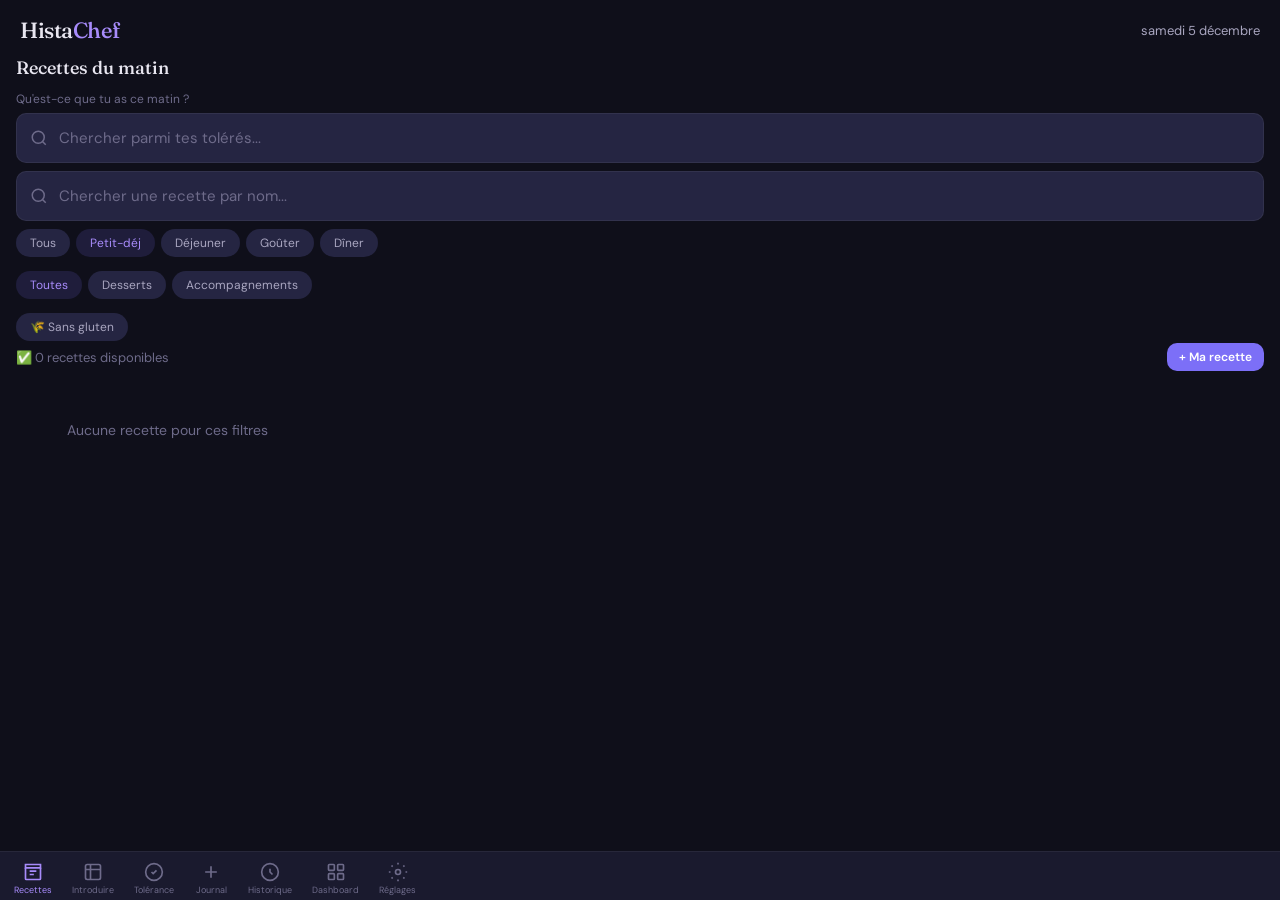
<file: index.html>
<!DOCTYPE html>
<html lang="fr">
<head>
<meta charset="UTF-8">
<meta name="viewport" content="width=device-width, initial-scale=1.0, user-scalable=no, viewport-fit=cover">
<meta name="apple-mobile-web-app-capable" content="yes">
<meta name="apple-mobile-web-app-status-bar-style" content="black-translucent">
<meta name="apple-mobile-web-app-title" content="HistaChef">
<meta name="theme-color" content="#1a1a2e">
<title>HistaChef — Recettes Low-Histamine</title>
<link rel="preconnect" href="https://fonts.googleapis.com">
<link href="https://fonts.googleapis.com/css2?family=DM+Sans:ital,wght@0,300;0,400;0,500;0,600;0,700;1,400&family=Fraunces:opsz,wght@9..144,300;9..144,500;9..144,700&display=swap" rel="stylesheet">
<link rel="stylesheet" href="css/style.css">
</head>
<body>

<!-- TOAST -->
<div class="toast" id="toast"></div>

<!-- HEADER -->
<div class="top-header">
  <h1>Hista<span>Chef</span></h1>
  <div class="date-display" id="dateDisplay"></div>
</div>

<!-- ═══════ PAGE: RECETTES ═══════ -->
<div class="page active" id="page-recipes">
  <div id="recipesContent"></div>
</div>

<!-- ═══════ PAGE: TOLÉRANCE ═══════ -->
<div class="page" id="page-tolerance">
  <h2 style="font-size: 18px; margin-bottom: 12px;">Ma Tolérance</h2>
  <div style="font-size: 13px; color: var(--text2); margin-bottom: 14px;">
    Indique les aliments que tu tolères pour filtrer les recettes automatiquement.
  </div>
  <div class="food-search-wrap" style="margin-bottom: 14px;">
    <svg class="search-icon" viewBox="0 0 24 24" fill="none" stroke="currentColor" stroke-width="2"><circle cx="11" cy="11" r="8"/><path d="m21 21-4.35-4.35"/></svg>
    <input type="text" class="food-search" id="toleranceSearch" placeholder="Chercher un aliment..." autocomplete="off">
  </div>
  <div class="filter-row" id="toleranceCatFilters"></div>
  <div class="filter-row" id="toleranceStatusFilters">
    <button class="filter-chip active" data-status="all">Tous</button>
    <button class="filter-chip" data-status="tolerated">Tolérés</button>
    <button class="filter-chip" data-status="not_tolerated">Non tolérés</button>
    <button class="filter-chip" data-status="untested">Non testés</button>
  </div>
  <div class="filter-row" id="toleranceScoreFilters">
    <button class="filter-chip active" data-score="all">Tous niveaux</button>
    <button class="filter-chip" data-score="0" style="border-color:var(--green);">Score 0</button>
    <button class="filter-chip" data-score="1" style="border-color:var(--yellow);">Score 1</button>
    <button class="filter-chip" data-score="2" style="border-color:var(--orange);">Score 2</button>
    <button class="filter-chip" data-score="3" style="border-color:var(--red);">Score 3</button>
  </div>
  <div id="toleranceList" class="card"></div>
</div>

<!-- ═══════ PAGE: JOURNAL ═══════ -->
<div class="page" id="page-journal">
  <div class="quick-add-header" style="display:flex;align-items:center;justify-content:space-between;margin-bottom:16px;">
    <h2 id="journalTitle" style="font-size:18px;">Nouveau repas</h2>
  </div>
  <div class="meal-type-row">
    <div class="meal-chip active" data-meal="Petit-déj">Petit-déj</div>
    <div class="meal-chip" data-meal="Déjeuner">Déjeuner</div>
    <div class="meal-chip" data-meal="Goûter">Goûter</div>
    <div class="meal-chip" data-meal="Dîner">Dîner</div>
    <div class="meal-chip" data-meal="Collation">Collation</div>
  </div>
  <div class="time-row">
    <span class="time-label">Heure du repas</span>
    <input type="time" class="input" id="mealTime" style="flex:1;">
    <span class="time-label">Symptômes</span>
    <input type="time" class="input" id="symptomTime" style="flex:1;">
  </div>
  <div class="food-search-wrap">
    <svg class="search-icon" viewBox="0 0 24 24" fill="none" stroke="currentColor" stroke-width="2"><circle cx="11" cy="11" r="8"/><path d="m21 21-4.35-4.35"/></svg>
    <input type="text" class="food-search" id="foodSearch" placeholder="Rechercher un aliment..." autocomplete="off">
    <div class="food-suggestions" id="foodSuggestions"></div>
  </div>
  <div class="custom-food-row">
    <input type="text" class="input" id="customFood" placeholder="Aliment personnalisé..." style="flex:1;">
    <button class="btn-secondary" onclick="HC.journal.addCustomFood()">+ Ajouter</button>
  </div>
  <div class="selected-foods" id="selectedFoods"></div>
  <div class="symptom-section">
    <h3>Symptômes</h3>
    <div id="symptomSliders"></div>
  </div>
  <div class="symptom-section">
    <h3>Contexte</h3>
    <div class="context-row" id="contextChips">
      <div class="ctx-chip" data-ctx="stress-0">Stress 0</div>
      <div class="ctx-chip" data-ctx="stress-1">Stress 1</div>
      <div class="ctx-chip" data-ctx="stress-2">Stress 2</div>
      <div class="ctx-chip" data-ctx="stress-3">Stress 3</div>
      <div class="ctx-chip" data-ctx="sommeil-mauvais">Mauvais sommeil</div>
      <div class="ctx-chip" data-ctx="regles">Règles / SPM</div>
      <div class="ctx-chip" data-ctx="frais">Aliments frais</div>
      <div class="ctx-chip" data-ctx="surgele">Surgelé</div>
      <div class="ctx-chip" data-ctx="reste">Restes >24h</div>
      <div class="ctx-chip" data-ctx="industriel">Plat industriel</div>
    </div>
  </div>
  <textarea class="input" id="mealNotes" placeholder="Notes libres (médicament, observation...)"></textarea>
  <div class="save-actions" style="margin-top:16px;">
    <button class="btn-primary" id="saveEntryBtn" onclick="HC.journal.saveEntry()">Enregistrer le repas</button>
    <button class="btn-ghost edit-cancel-btn" id="cancelEditBtn" onclick="HC.journal.cancelEdit()">Annuler</button>
  </div>
  <div style="margin-top: 24px;">
    <h3 style="font-size: 16px; margin-bottom: 12px;">Aujourd'hui</h3>
    <div id="todayHistory"></div>
  </div>
</div>

<!-- ═══════ PAGE: HISTORIQUE ═══════ -->
<div class="page" id="page-history">
  <h2 style="font-size: 18px; margin-bottom: 16px;">Historique</h2>
  <div id="fullHistory"></div>
</div>

<!-- ═══════ PAGE: DASHBOARD ═══════ -->
<div class="page" id="page-dashboard">
  <h2 style="font-size: 18px; margin-bottom: 16px;">Tableau de bord</h2>
  <div class="stat-grid" id="statsGrid"></div>
  <div class="chart-container">
    <div class="chart-title">Symptômes — 7 derniers jours</div>
    <div class="timeline-row" id="symptomTimeline"></div>
    <div class="timeline-labels" id="timelineLabels"></div>
  </div>
  <div class="chart-container">
    <div class="chart-title">Aliments les plus fréquents</div>
    <div class="mini-bar-chart" id="topFoodsChart"></div>
  </div>
  <div class="chart-container">
    <div class="chart-title">Aliments suspects (corrélation symptômes)</div>
    <div id="correlationList"></div>
  </div>
  <div class="chart-container">
    <div class="chart-title">Répartition par catégorie de symptôme</div>
    <div class="mini-bar-chart" id="symptomCatChart"></div>
  </div>
</div>

<!-- ═══════ PAGE: INTRODUIRE ═══════ -->
<div class="page" id="page-introduce">
  <div id="introduceContent"></div>
</div>

<!-- ═══════ PAGE: RÉGLAGES ═══════ -->
<div class="page" id="page-settings">
  <h2 style="font-size: 18px; margin-bottom: 16px;">Réglages</h2>

  <!-- Sync section — rendu dynamiquement par HC.settings.renderSyncSection() -->
  <div id="syncSection"></div>

  <div class="settings-section">
    <h3>Données</h3>
    <button class="setting-btn" onclick="HC.settings.exportData()">Exporter les données (JSON) <span class="arrow">→</span></button>
    <button class="setting-btn" onclick="document.getElementById('importFile').click()">Importer des données <span class="arrow">→</span></button>
    <input type="file" id="importFile" accept=".json" style="display:none" onchange="HC.settings.importData(event)">
    <button class="setting-btn" onclick="HC.settings.confirmClear()" style="color:var(--red);">Effacer toutes les données <span class="arrow">→</span></button>
  </div>
  <div class="settings-section">
    <h3>À propos</h3>
    <div class="card">
      <p style="font-size: 13px; color: var(--text2); line-height: 1.6;">
        <strong>HistaChef</strong> — Recettes et suivi alimentaire pour le SAMA / intolérance à l'histamine.<br><br>
        Les classements histamine sont indicatifs (sources : Johns Hopkins, Allergy UK, SIGHI). La tolérance individuelle varie. Cet outil ne remplace pas un avis médical.<br><br>
        <strong>Astuce iPhone :</strong> Ouvre cette page dans Safari → bouton Partager → "Sur l'écran d'accueil" pour l'utiliser comme une app.
      </p>
    </div>
  </div>
</div>

<!-- ═══════ TAB BAR ═══════ -->
<div class="tab-bar">
  <button class="tab-btn active" data-page="recipes">
    <svg viewBox="0 0 24 24" fill="none" stroke="currentColor" stroke-width="2"><path d="M3 3h18v4H3z"/><path d="M3 7v13a1 1 0 001 1h16a1 1 0 001-1V7"/><path d="M8 11h8M8 15h5"/></svg>
    Recettes
  </button>
  <button class="tab-btn" data-page="introduce">
    <svg viewBox="0 0 24 24" fill="none" stroke="currentColor" stroke-width="2"><path d="M9 3H5a2 2 0 0 0-2 2v4m6-6h10a2 2 0 0 1 2 2v4M9 3v18m0 0h10a2 2 0 0 0 2-2V9M9 21H5a2 2 0 0 1-2-2V9m0 0h18"/></svg>
    Introduire
  </button>
  <button class="tab-btn" data-page="tolerance">
    <svg viewBox="0 0 24 24" fill="none" stroke="currentColor" stroke-width="2"><path d="M9 12l2 2 4-4"/><circle cx="12" cy="12" r="10"/></svg>
    Tolérance
  </button>
  <button class="tab-btn" data-page="journal">
    <svg viewBox="0 0 24 24" fill="none" stroke="currentColor" stroke-width="2"><path d="M12 5v14M5 12h14"/></svg>
    Journal
  </button>
  <button class="tab-btn" data-page="history">
    <svg viewBox="0 0 24 24" fill="none" stroke="currentColor" stroke-width="2"><path d="M12 8v4l3 3"/><circle cx="12" cy="12" r="10"/></svg>
    Historique
  </button>
  <button class="tab-btn" data-page="dashboard">
    <svg viewBox="0 0 24 24" fill="none" stroke="currentColor" stroke-width="2"><rect x="3" y="3" width="7" height="7" rx="1"/><rect x="14" y="3" width="7" height="7" rx="1"/><rect x="3" y="14" width="7" height="7" rx="1"/><rect x="14" y="14" width="7" height="7" rx="1"/></svg>
    Dashboard
  </button>
  <button class="tab-btn" data-page="settings">
    <svg viewBox="0 0 24 24" fill="none" stroke="currentColor" stroke-width="2"><circle cx="12" cy="12" r="3"/><path d="M12 1v2M12 21v2M4.22 4.22l1.42 1.42M18.36 18.36l1.42 1.42M1 12h2M21 12h2M4.22 19.78l1.42-1.42M18.36 5.64l1.42-1.42"/></svg>
    Réglages
  </button>
</div>

<!-- SCRIPTS -->
<script src="js/data-foods.js?v=3"></script>
<script src="js/data-recipes.js?v=3"></script>
<script src="js/recipes-batch-1.js?v=3" onerror="void 0"></script>
<script src="js/recipes-batch-2.js?v=3" onerror="void 0"></script>
<script src="js/recipes-batch-3.js?v=3" onerror="void 0"></script>
<script src="js/recipes-batch-4.js?v=3" onerror="void 0"></script>
<script src="js/recipes-batch-5.js?v=3" onerror="void 0"></script>
<script src="js/recipes-batch-6.js?v=3" onerror="void 0"></script>
<script src="js/recipes-batch-7.js?v=3" onerror="void 0"></script>
<script src="js/recipes-batch-8.js?v=3" onerror="void 0"></script>
<script src="js/recipes-batch-9.js?v=1" onerror="void 0"></script>
<script src="js/recipe-photos.js?v=5"></script>
<script src="js/sync.js?v=1"></script>
<script src="js/app.js?v=11"></script>

</body>
</html>
</file>
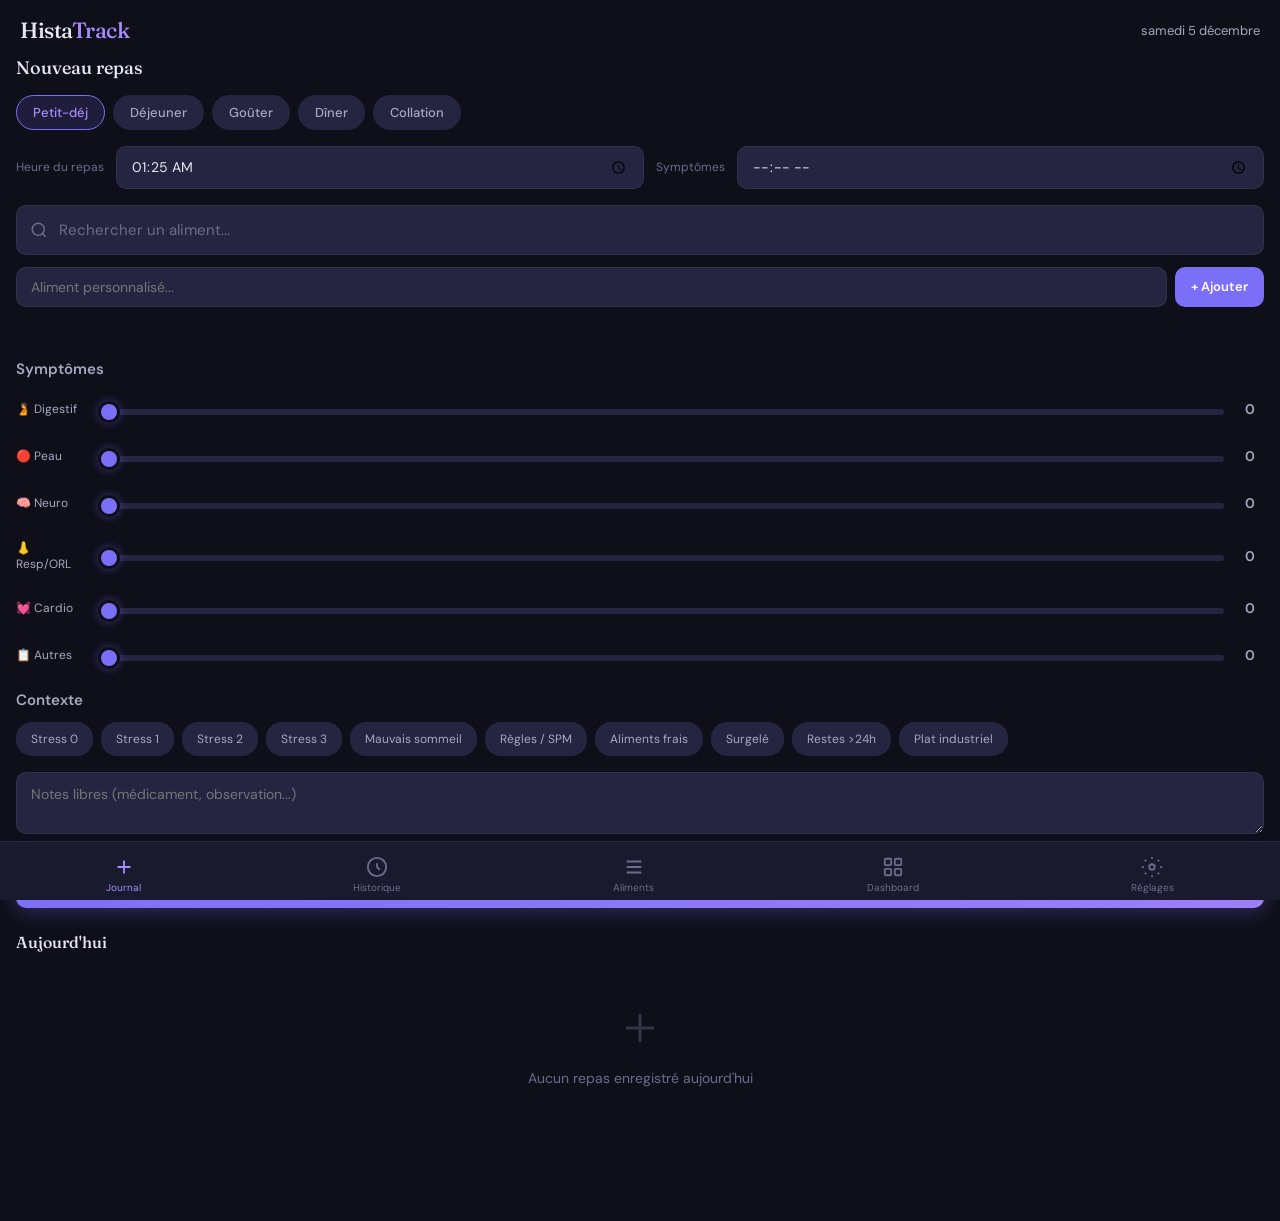
<file: HistaTrack-temp.html>
<!DOCTYPE html>
<html lang="fr">
<head>
<meta charset="UTF-8">
<meta name="viewport" content="width=device-width, initial-scale=1.0, user-scalable=no, viewport-fit=cover">
<meta name="apple-mobile-web-app-capable" content="yes">
<meta name="apple-mobile-web-app-status-bar-style" content="black-translucent">
<meta name="apple-mobile-web-app-title" content="HistaTrack">
<meta name="theme-color" content="#1a1a2e">
<title>HistaTrack — Suivi Histamine</title>
<link rel="preconnect" href="https://fonts.googleapis.com">
<link href="https://fonts.googleapis.com/css2?family=DM+Sans:ital,wght@0,300;0,400;0,500;0,600;0,700;1,400&family=Fraunces:opsz,wght@9..144,300;9..144,500;9..144,700&display=swap" rel="stylesheet">
<style>
:root {
  --bg: #0f0f1a;
  --bg2: #1a1a2e;
  --bg3: #252542;
  --card: #1e1e35;
  --card-hover: #2a2a4a;
  --text: #e8e6f0;
  --text2: #a9a6c0;
  --text3: #6e6b8a;
  --accent: #7c6ff7;
  --accent2: #a78bfa;
  --accent-glow: rgba(124,111,247,0.15);
  --green: #34d399;
  --green-bg: rgba(52,211,153,0.12);
  --yellow: #fbbf24;
  --yellow-bg: rgba(251,191,36,0.12);
  --orange: #fb923c;
  --orange-bg: rgba(251,146,60,0.12);
  --red: #f87171;
  --red-bg: rgba(248,113,113,0.12);
  --radius: 16px;
  --radius-sm: 10px;
  --shadow: 0 4px 24px rgba(0,0,0,0.3);
  --safe-top: env(safe-area-inset-top, 20px);
  --safe-bottom: env(safe-area-inset-bottom, 20px);
}

* { margin:0; padding:0; box-sizing:border-box; -webkit-tap-highlight-color:transparent; }

body {
  font-family: 'DM Sans', -apple-system, sans-serif;
  background: var(--bg);
  color: var(--text);
  min-height: 100dvh;
  overflow-x: hidden;
  padding-top: var(--safe-top);
  padding-bottom: calc(70px + var(--safe-bottom));
}

h1,h2,h3 { font-family: 'Fraunces', serif; font-weight: 500; }

/* ═══ TOP HEADER ═══ */
.top-header {
  padding: 16px 20px 12px;
  display: flex; align-items: center; justify-content: space-between;
}
.top-header h1 { font-size: 22px; letter-spacing: -0.5px; }
.top-header h1 span { color: var(--accent2); }
.top-header .date-display { font-size: 13px; color: var(--text2); }

/* ═══ PAGES ═══ */
.page { display: none; padding: 0 16px 24px; animation: fadeIn 0.25s ease; }
.page.active { display: block; }
@keyframes fadeIn { from { opacity:0; transform:translateY(8px); } to { opacity:1; transform:translateY(0); } }

/* ═══ TAB BAR ═══ */
.tab-bar {
  position: fixed; bottom: 0; left: 0; right: 0;
  background: var(--bg2);
  border-top: 1px solid rgba(255,255,255,0.06);
  display: flex; justify-content: space-around; align-items: center;
  padding: 8px 0 var(--safe-bottom);
  z-index: 100;
  backdrop-filter: blur(20px);
  -webkit-backdrop-filter: blur(20px);
}
.tab-btn {
  display: flex; flex-direction: column; align-items: center; gap: 3px;
  background: none; border: none; color: var(--text3);
  font-size: 10px; font-family: 'DM Sans', sans-serif; padding: 6px 12px;
  cursor: pointer; transition: color 0.2s;
}
.tab-btn.active { color: var(--accent2); }
.tab-btn svg { width: 22px; height: 22px; }

/* ═══ CARDS ═══ */
.card {
  background: var(--card);
  border-radius: var(--radius);
  padding: 18px;
  margin-bottom: 14px;
  border: 1px solid rgba(255,255,255,0.04);
}

/* ═══ JOURNAL PAGE ═══ */
.quick-add-header {
  display: flex; align-items: center; justify-content: space-between;
  margin-bottom: 16px;
}
.quick-add-header h2 { font-size: 18px; }

.meal-type-row {
  display: flex; gap: 8px; margin-bottom: 16px; overflow-x: auto;
  scrollbar-width: none; -ms-overflow-style: none;
}
.meal-type-row::-webkit-scrollbar { display:none; }
.meal-chip {
  padding: 8px 16px; border-radius: 20px;
  background: var(--bg3); border: 1.5px solid transparent;
  color: var(--text2); font-size: 13px; font-weight: 500;
  white-space: nowrap; cursor: pointer; transition: all 0.2s;
  font-family: 'DM Sans', sans-serif;
}
.meal-chip.active { background: var(--accent-glow); border-color: var(--accent); color: var(--accent2); }

.food-search-wrap {
  position: relative; margin-bottom: 12px;
}
.food-search {
  width: 100%; padding: 14px 16px 14px 42px;
  background: var(--bg3); border: 1.5px solid rgba(255,255,255,0.06);
  border-radius: var(--radius-sm); color: var(--text);
  font-size: 15px; font-family: 'DM Sans', sans-serif;
  outline: none; transition: border-color 0.2s;
}
.food-search:focus { border-color: var(--accent); }
.food-search::placeholder { color: var(--text3); }
.search-icon {
  position: absolute; left: 14px; top: 50%; transform: translateY(-50%);
  color: var(--text3); width: 18px; height: 18px;
}

.food-suggestions {
  display: none; position: absolute; top: 100%; left: 0; right: 0;
  background: var(--bg2); border: 1px solid rgba(255,255,255,0.08);
  border-radius: var(--radius-sm); max-height: 200px; overflow-y: auto;
  z-index: 50; box-shadow: var(--shadow);
}
.food-suggestions.show { display: block; }
.food-sug-item {
  padding: 12px 16px; display: flex; align-items: center; justify-content: space-between;
  cursor: pointer; border-bottom: 1px solid rgba(255,255,255,0.03);
  transition: background 0.15s;
}
.food-sug-item:active { background: var(--bg3); }
.food-sug-name { font-size: 14px; }
.food-sug-cat { font-size: 11px; color: var(--text3); }

.selected-foods {
  display: flex; flex-wrap: wrap; gap: 8px; margin-bottom: 16px; min-height: 20px;
}
.food-tag {
  display: flex; align-items: center; gap: 6px;
  padding: 6px 12px; border-radius: 16px;
  font-size: 13px; font-weight: 500;
  cursor: pointer; transition: opacity 0.2s;
}
.food-tag:active { opacity: 0.7; }
.food-tag .remove { font-size: 16px; opacity: 0.6; }

.food-tag.level-0 { background: var(--green-bg); color: var(--green); }
.food-tag.level-1 { background: var(--yellow-bg); color: var(--yellow); }
.food-tag.level-2 { background: var(--orange-bg); color: var(--orange); }
.food-tag.level-3 { background: var(--red-bg); color: var(--red); }

.custom-food-row {
  display: flex; gap: 8px; margin-bottom: 16px;
}
.custom-food-input {
  flex: 1; padding: 10px 14px;
  background: var(--bg3); border: 1.5px solid rgba(255,255,255,0.06);
  border-radius: var(--radius-sm); color: var(--text);
  font-size: 14px; font-family: 'DM Sans', sans-serif; outline: none;
}
.custom-food-input:focus { border-color: var(--accent); }
.add-custom-btn {
  padding: 10px 16px; background: var(--accent); color: #fff;
  border: none; border-radius: var(--radius-sm); font-weight: 600;
  font-family: 'DM Sans', sans-serif; cursor: pointer; font-size: 13px;
}

/* Symptom sliders */
.symptom-section { margin-bottom: 16px; }
.symptom-section h3 { font-size: 15px; margin-bottom: 12px; color: var(--text2); font-family: 'DM Sans', sans-serif; font-weight: 600; }

.symptom-row {
  display: flex; align-items: center; gap: 12px;
  margin-bottom: 10px; padding: 8px 0;
}
.symptom-label { width: 70px; font-size: 12px; color: var(--text2); flex-shrink: 0; }
.symptom-slider-wrap { flex: 1; position: relative; }
.symptom-slider {
  width: 100%; -webkit-appearance: none; appearance: none;
  height: 6px; border-radius: 3px; background: var(--bg3); outline: none;
}
.symptom-slider::-webkit-slider-thumb {
  -webkit-appearance: none; width: 22px; height: 22px;
  border-radius: 50%; background: var(--accent);
  border: 3px solid var(--bg); cursor: pointer;
  box-shadow: 0 0 8px rgba(124,111,247,0.4);
}
.symptom-val {
  width: 28px; text-align: center; font-size: 14px; font-weight: 600;
  color: var(--text2); flex-shrink: 0;
}

/* Context chips */
.context-row {
  display: flex; flex-wrap: wrap; gap: 8px; margin-bottom: 16px;
}
.ctx-chip {
  padding: 8px 14px; border-radius: 16px;
  background: var(--bg3); border: 1.5px solid transparent;
  color: var(--text2); font-size: 12px; cursor: pointer;
  transition: all 0.2s; font-family: 'DM Sans', sans-serif;
}
.ctx-chip.active { background: var(--accent-glow); border-color: var(--accent); color: var(--accent2); }

/* Time row */
.time-row {
  display: flex; gap: 12px; margin-bottom: 16px; align-items: center;
}
.time-input {
  padding: 10px 14px; background: var(--bg3);
  border: 1.5px solid rgba(255,255,255,0.06); border-radius: var(--radius-sm);
  color: var(--text); font-size: 14px; font-family: 'DM Sans', sans-serif;
  outline: none; flex: 1;
}
.time-input:focus { border-color: var(--accent); }
.time-label { font-size: 12px; color: var(--text3); flex-shrink: 0; }

.notes-input {
  width: 100%; padding: 12px 14px; background: var(--bg3);
  border: 1.5px solid rgba(255,255,255,0.06); border-radius: var(--radius-sm);
  color: var(--text); font-size: 14px; font-family: 'DM Sans', sans-serif;
  outline: none; resize: vertical; min-height: 60px; margin-bottom: 16px;
}
.notes-input:focus { border-color: var(--accent); }

.save-btn {
  width: 100%; padding: 16px; background: linear-gradient(135deg, var(--accent), #9b7ff7);
  color: #fff; border: none; border-radius: var(--radius-sm);
  font-size: 16px; font-weight: 600; font-family: 'DM Sans', sans-serif;
  cursor: pointer; transition: transform 0.15s, box-shadow 0.15s;
  box-shadow: 0 4px 20px rgba(124,111,247,0.3);
}
.save-btn:active { transform: scale(0.98); }

/* ═══ HISTORY ═══ */
.history-entry {
  padding: 14px 0; border-bottom: 1px solid rgba(255,255,255,0.04);
}
.history-entry:last-child { border-bottom: none; }
.he-header { display: flex; justify-content: space-between; align-items: center; margin-bottom: 6px; }
.he-meal { font-size: 13px; font-weight: 600; color: var(--accent2); }
.he-time { font-size: 12px; color: var(--text3); }
.he-foods { display: flex; flex-wrap: wrap; gap: 4px; margin-bottom: 6px; }
.he-food-tag {
  padding: 3px 8px; border-radius: 10px; font-size: 11px; font-weight: 500;
}
.he-symptoms { font-size: 12px; color: var(--text2); }
.he-score-badge {
  display: inline-flex; align-items: center; gap: 4px;
  padding: 2px 8px; border-radius: 8px; font-size: 11px; font-weight: 600;
}
.he-notes { font-size: 12px; color: var(--text3); font-style: italic; margin-top: 4px; }
.he-delete {
  background: none; border: none; color: var(--text3); font-size: 18px;
  cursor: pointer; padding: 4px 8px;
}
.he-delete:active { color: var(--red); }

.day-header {
  font-size: 13px; font-weight: 600; color: var(--accent2);
  padding: 12px 0 6px; letter-spacing: 0.5px;
  font-family: 'DM Sans', sans-serif;
}

/* ═══ ALIMENTS PAGE ═══ */
.filter-row {
  display: flex; gap: 6px; margin-bottom: 14px; overflow-x: auto;
  scrollbar-width: none;
}
.filter-row::-webkit-scrollbar { display:none; }
.filter-chip {
  padding: 6px 14px; border-radius: 16px; font-size: 12px;
  background: var(--bg3); color: var(--text2); border: none;
  white-space: nowrap; cursor: pointer; font-family: 'DM Sans', sans-serif;
  transition: all 0.2s;
}
.filter-chip.active { background: var(--accent-glow); color: var(--accent2); }

.food-list-item {
  display: flex; align-items: center; justify-content: space-between;
  padding: 12px 0; border-bottom: 1px solid rgba(255,255,255,0.03);
}
.food-list-item:last-child { border-bottom: none; }
.fli-left { flex: 1; }
.fli-name { font-size: 14px; font-weight: 500; }
.fli-cat { font-size: 11px; color: var(--text3); margin-top: 2px; }
.fli-comment { font-size: 11px; color: var(--text3); margin-top: 2px; max-width: 220px; }
.level-badge {
  padding: 4px 10px; border-radius: 10px; font-size: 11px; font-weight: 600;
  flex-shrink: 0;
}
.level-badge.l0 { background: var(--green-bg); color: var(--green); }
.level-badge.l1 { background: var(--yellow-bg); color: var(--yellow); }
.level-badge.l2 { background: var(--orange-bg); color: var(--orange); }
.level-badge.l3 { background: var(--red-bg); color: var(--red); }

/* ═══ DASHBOARD PAGE ═══ */
.stat-grid {
  display: grid; grid-template-columns: 1fr 1fr; gap: 10px; margin-bottom: 16px;
}
.stat-card {
  background: var(--card); border-radius: var(--radius-sm);
  padding: 14px; border: 1px solid rgba(255,255,255,0.04);
}
.stat-val { font-size: 28px; font-weight: 700; font-family: 'Fraunces', serif; }
.stat-label { font-size: 11px; color: var(--text3); margin-top: 2px; }

.chart-container {
  background: var(--card); border-radius: var(--radius); padding: 16px;
  margin-bottom: 14px; border: 1px solid rgba(255,255,255,0.04);
}
.chart-title { font-size: 14px; font-weight: 600; margin-bottom: 12px; color: var(--text2); }
.mini-bar-chart { display: flex; flex-direction: column; gap: 8px; }
.bar-row { display: flex; align-items: center; gap: 10px; }
.bar-label { font-size: 11px; color: var(--text2); width: 80px; flex-shrink: 0; white-space: nowrap; overflow: hidden; text-overflow: ellipsis; }
.bar-track { flex: 1; height: 16px; background: var(--bg3); border-radius: 8px; overflow: hidden; position: relative; }
.bar-fill { height: 100%; border-radius: 8px; transition: width 0.6s ease; min-width: 2px; }
.bar-val { font-size: 11px; color: var(--text3); width: 30px; text-align: right; flex-shrink: 0; }

/* Symptom timeline */
.timeline-row {
  display: flex; align-items: flex-end; gap: 3px; height: 80px;
  margin-bottom: 4px; padding: 0 4px;
}
.timeline-bar {
  flex: 1; border-radius: 4px 4px 0 0; min-height: 2px;
  transition: height 0.4s ease; position: relative;
}
.timeline-labels {
  display: flex; gap: 3px; padding: 0 4px;
}
.timeline-label {
  flex: 1; text-align: center; font-size: 9px; color: var(--text3);
}

/* Correlation section */
.corr-item {
  display: flex; align-items: center; gap: 12px;
  padding: 10px 0; border-bottom: 1px solid rgba(255,255,255,0.03);
}
.corr-item:last-child { border-bottom: none; }
.corr-food { font-size: 13px; font-weight: 500; flex: 1; }
.corr-score { font-size: 13px; font-weight: 700; }
.corr-count { font-size: 11px; color: var(--text3); }

/* ═══ SETTINGS PAGE ═══ */
.settings-section { margin-bottom: 24px; }
.settings-section h3 { font-size: 15px; margin-bottom: 12px; color: var(--text2); }
.setting-btn {
  width: 100%; padding: 14px 16px; background: var(--card);
  border: 1px solid rgba(255,255,255,0.06); border-radius: var(--radius-sm);
  color: var(--text); font-size: 14px; font-family: 'DM Sans', sans-serif;
  text-align: left; cursor: pointer; margin-bottom: 8px;
  display: flex; align-items: center; justify-content: space-between;
}
.setting-btn:active { background: var(--card-hover); }
.setting-btn .arrow { color: var(--text3); }

/* ═══ MODAL ═══ */
.modal-overlay {
  display: none; position: fixed; inset: 0; background: rgba(0,0,0,0.6);
  z-index: 200; align-items: flex-end; justify-content: center;
  backdrop-filter: blur(4px);
}
.modal-overlay.show { display: flex; }
.modal-content {
  background: var(--bg2); border-radius: 20px 20px 0 0;
  width: 100%; max-height: 80dvh; overflow-y: auto;
  padding: 20px 20px calc(20px + var(--safe-bottom));
  animation: slideUp 0.3s ease;
}
@keyframes slideUp { from { transform:translateY(100%); } to { transform:translateY(0); } }
.modal-handle {
  width: 36px; height: 4px; background: var(--text3); border-radius: 2px;
  margin: 0 auto 16px;
}

/* ═══ TOAST ═══ */
.toast {
  position: fixed; top: calc(var(--safe-top) + 10px); left: 50%;
  transform: translateX(-50%) translateY(-100px);
  background: var(--green); color: #000; padding: 12px 24px;
  border-radius: 12px; font-size: 14px; font-weight: 600;
  z-index: 300; transition: transform 0.3s ease;
  box-shadow: 0 4px 20px rgba(52,211,153,0.3);
}
.toast.show { transform: translateX(-50%) translateY(0); }

/* ═══ EMPTY STATE ═══ */
.empty-state {
  text-align: center; padding: 40px 20px; color: var(--text3);
}
.empty-state svg { width: 48px; height: 48px; margin-bottom: 12px; opacity: 0.4; }
.empty-state p { font-size: 14px; }

/* ═══ SCROLLBAR ═══ */
::-webkit-scrollbar { width: 0; }
</style>
</head>
<body>

<!-- TOAST -->
<div class="toast" id="toast"></div>

<!-- HEADER -->
<div class="top-header">
  <h1>Hista<span>Track</span></h1>
  <div class="date-display" id="dateDisplay"></div>
</div>

<!-- ═══════ PAGE: JOURNAL ═══════ -->
<div class="page active" id="page-journal">
  <div class="quick-add-header">
    <h2>Nouveau repas</h2>
  </div>

  <!-- Meal type -->
  <div class="meal-type-row">
    <div class="meal-chip active" data-meal="Petit-déj">Petit-déj</div>
    <div class="meal-chip" data-meal="Déjeuner">Déjeuner</div>
    <div class="meal-chip" data-meal="Goûter">Goûter</div>
    <div class="meal-chip" data-meal="Dîner">Dîner</div>
    <div class="meal-chip" data-meal="Collation">Collation</div>
  </div>

  <!-- Time -->
  <div class="time-row">
    <span class="time-label">Heure du repas</span>
    <input type="time" class="time-input" id="mealTime">
    <span class="time-label">Symptômes</span>
    <input type="time" class="time-input" id="symptomTime">
  </div>

  <!-- Food search -->
  <div class="food-search-wrap">
    <svg class="search-icon" viewBox="0 0 24 24" fill="none" stroke="currentColor" stroke-width="2"><circle cx="11" cy="11" r="8"/><path d="m21 21-4.35-4.35"/></svg>
    <input type="text" class="food-search" id="foodSearch" placeholder="Rechercher un aliment..." autocomplete="off">
    <div class="food-suggestions" id="foodSuggestions"></div>
  </div>

  <!-- Custom food -->
  <div class="custom-food-row">
    <input type="text" class="custom-food-input" id="customFood" placeholder="Aliment personnalisé...">
    <button class="add-custom-btn" onclick="addCustomFood()">+ Ajouter</button>
  </div>

  <!-- Selected foods -->
  <div class="selected-foods" id="selectedFoods"></div>

  <!-- Symptoms -->
  <div class="symptom-section">
    <h3>Symptômes</h3>
    <div id="symptomSliders"></div>
  </div>

  <!-- Context -->
  <div class="symptom-section">
    <h3>Contexte</h3>
    <div class="context-row" id="contextChips">
      <div class="ctx-chip" data-ctx="stress-0">Stress 0</div>
      <div class="ctx-chip" data-ctx="stress-1">Stress 1</div>
      <div class="ctx-chip" data-ctx="stress-2">Stress 2</div>
      <div class="ctx-chip" data-ctx="stress-3">Stress 3</div>
      <div class="ctx-chip" data-ctx="sommeil-mauvais">Mauvais sommeil</div>
      <div class="ctx-chip" data-ctx="regles">Règles / SPM</div>
      <div class="ctx-chip" data-ctx="frais">Aliments frais</div>
      <div class="ctx-chip" data-ctx="surgele">Surgelé</div>
      <div class="ctx-chip" data-ctx="reste">Restes >24h</div>
      <div class="ctx-chip" data-ctx="industriel">Plat industriel</div>
    </div>
  </div>

  <!-- Notes -->
  <textarea class="notes-input" id="mealNotes" placeholder="Notes libres (médicament, observation...)"></textarea>

  <!-- Save -->
  <button class="save-btn" onclick="saveEntry()">Enregistrer le repas</button>

  <!-- Today's history -->
  <div style="margin-top: 24px;">
    <h3 style="font-size: 16px; margin-bottom: 12px;">Aujourd'hui</h3>
    <div id="todayHistory"></div>
  </div>
</div>

<!-- ═══════ PAGE: HISTORIQUE ═══════ -->
<div class="page" id="page-history">
  <h2 style="font-size: 18px; margin-bottom: 16px;">Historique</h2>
  <div id="fullHistory"></div>
</div>

<!-- ═══════ PAGE: ALIMENTS ═══════ -->
<div class="page" id="page-foods">
  <h2 style="font-size: 18px; margin-bottom: 12px;">Base Aliments</h2>
  <div class="food-search-wrap" style="margin-bottom: 14px;">
    <svg class="search-icon" viewBox="0 0 24 24" fill="none" stroke="currentColor" stroke-width="2"><circle cx="11" cy="11" r="8"/><path d="m21 21-4.35-4.35"/></svg>
    <input type="text" class="food-search" id="foodDbSearch" placeholder="Chercher dans la base..." autocomplete="off">
  </div>
  <div class="filter-row" id="categoryFilters"></div>
  <div class="filter-row" id="levelFilters">
    <button class="filter-chip active" data-level="all">Tous</button>
    <button class="filter-chip" data-level="0">Faible</button>
    <button class="filter-chip" data-level="1">Modéré</button>
    <button class="filter-chip" data-level="2">Élevé</button>
    <button class="filter-chip" data-level="3">Très élevé</button>
  </div>
  <div id="foodDbList" class="card"></div>
</div>

<!-- ═══════ PAGE: DASHBOARD ═══════ -->
<div class="page" id="page-dashboard">
  <h2 style="font-size: 18px; margin-bottom: 16px;">Tableau de bord</h2>

  <div class="stat-grid" id="statsGrid"></div>

  <div class="chart-container">
    <div class="chart-title">Symptômes — 7 derniers jours</div>
    <div class="timeline-row" id="symptomTimeline"></div>
    <div class="timeline-labels" id="timelineLabels"></div>
  </div>

  <div class="chart-container">
    <div class="chart-title">Aliments les plus fréquents</div>
    <div class="mini-bar-chart" id="topFoodsChart"></div>
  </div>

  <div class="chart-container">
    <div class="chart-title">Aliments suspects (corrélation symptômes)</div>
    <div id="correlationList"></div>
  </div>

  <div class="chart-container">
    <div class="chart-title">Répartition par catégorie de symptôme</div>
    <div class="mini-bar-chart" id="symptomCatChart"></div>
  </div>
</div>

<!-- ═══════ PAGE: RÉGLAGES ═══════ -->
<div class="page" id="page-settings">
  <h2 style="font-size: 18px; margin-bottom: 16px;">Réglages</h2>

  <div class="settings-section">
    <h3>Données</h3>
    <button class="setting-btn" onclick="exportData()">Exporter les données (JSON) <span class="arrow">→</span></button>
    <button class="setting-btn" onclick="document.getElementById('importFile').click()">Importer des données <span class="arrow">→</span></button>
    <input type="file" id="importFile" accept=".json" style="display:none" onchange="importData(event)">
    <button class="setting-btn" onclick="confirmClear()" style="color:var(--red);">Effacer toutes les données <span class="arrow">→</span></button>
  </div>

  <div class="settings-section">
    <h3>À propos</h3>
    <div class="card">
      <p style="font-size: 13px; color: var(--text2); line-height: 1.6;">
        <strong>HistaTrack</strong> — Outil de suivi alimentaire et symptômes pour le SAMA / intolérance à l'histamine.<br><br>
        Les classements histamine sont indicatifs (sources : Johns Hopkins, Allergy UK, SIGHI). La tolérance individuelle varie. Cet outil ne remplace pas un avis médical.<br><br>
        <strong>Astuce iPhone :</strong> Ouvre cette page dans Safari → bouton Partager → "Sur l'écran d'accueil" pour l'utiliser comme une app.
      </p>
    </div>
  </div>
</div>

<!-- ═══════ TAB BAR ═══════ -->
<div class="tab-bar">
  <button class="tab-btn active" data-page="journal">
    <svg viewBox="0 0 24 24" fill="none" stroke="currentColor" stroke-width="2"><path d="M12 5v14M5 12h14"/></svg>
    Journal
  </button>
  <button class="tab-btn" data-page="history">
    <svg viewBox="0 0 24 24" fill="none" stroke="currentColor" stroke-width="2"><path d="M12 8v4l3 3"/><circle cx="12" cy="12" r="10"/></svg>
    Historique
  </button>
  <button class="tab-btn" data-page="foods">
    <svg viewBox="0 0 24 24" fill="none" stroke="currentColor" stroke-width="2"><path d="M4 6h16M4 12h16M4 18h16"/></svg>
    Aliments
  </button>
  <button class="tab-btn" data-page="dashboard">
    <svg viewBox="0 0 24 24" fill="none" stroke="currentColor" stroke-width="2"><rect x="3" y="3" width="7" height="7" rx="1"/><rect x="14" y="3" width="7" height="7" rx="1"/><rect x="3" y="14" width="7" height="7" rx="1"/><rect x="14" y="14" width="7" height="7" rx="1"/></svg>
    Dashboard
  </button>
  <button class="tab-btn" data-page="settings">
    <svg viewBox="0 0 24 24" fill="none" stroke="currentColor" stroke-width="2"><circle cx="12" cy="12" r="3"/><path d="M12 1v2M12 21v2M4.22 4.22l1.42 1.42M18.36 18.36l1.42 1.42M1 12h2M21 12h2M4.22 19.78l1.42-1.42M18.36 5.64l1.42-1.42"/></svg>
    Réglages
  </button>
</div>

<script>
// ═══════════════════════════════════════════
// DATABASE — 58 aliments from the Excel
// ═══════════════════════════════════════════
const FOOD_DB = [
  // ══════ PROTÉINES — Viandes ══════
  {name:"Poulet frais",cat:"Protéines",score:0,level:"Faible",tip:"Mieux toléré si très frais et vite réfrigéré"},
  {name:"Dinde fraîche",cat:"Protéines",score:0,level:"Faible",tip:"Comme les viandes fraîches non maturées"},
  {name:"Boeuf frais",cat:"Protéines",score:0,level:"Faible",tip:"Plutôt faible si très frais, non maturé"},
  {name:"Agneau frais",cat:"Protéines",score:0,level:"Faible",tip:"Plutôt faible si très frais"},
  {name:"Porc frais",cat:"Protéines",score:0,level:"Faible",tip:"OK si très frais, attention à la transformation"},
  {name:"Veau frais",cat:"Protéines",score:0,level:"Faible",tip:"Viande jeune, généralement bien tolérée si fraîche"},
  {name:"Canard frais",cat:"Protéines",score:1,level:"Modéré",tip:"Plus gras, tolérance variable"},
  {name:"Lapin frais",cat:"Protéines",score:0,level:"Faible",tip:"Viande maigre généralement bien tolérée"},
  {name:"Viande hachée maison",cat:"Protéines",score:1,level:"Modéré",tip:"Dépend beaucoup de la fraîcheur, s'altère vite"},
  {name:"Viande maturée / rassise",cat:"Protéines",score:3,level:"Très élevé",tip:"La maturation augmente fortement l'histamine"},
  {name:"Oeufs",cat:"Protéines",score:1,level:"Modéré",tip:"Tolérance variable selon les personnes"},
  {name:"Blanc d'oeuf",cat:"Protéines",score:0,level:"Faible",tip:"Mieux toléré que l'oeuf entier pour certains"},
  {name:"Tofu frais",cat:"Protéines",score:1,level:"Modéré",tip:"Soja = libérateur d'histamine, variable selon individu"},
  {name:"Tempeh",cat:"Protéines",score:3,level:"Très élevé",tip:"Soja fermenté, risque élevé"},
  // ══════ PROTÉINES — Poissons ══════
  {name:"Poisson très frais",cat:"Poissons",score:1,level:"Modéré",tip:"Dépend de la fraîcheur et chaîne du froid"},
  {name:"Cabillaud frais",cat:"Poissons",score:1,level:"Modéré",tip:"OK si très frais, poisson blanc plutôt bien toléré"},
  {name:"Colin frais",cat:"Poissons",score:1,level:"Modéré",tip:"Poisson blanc, attention à la fraîcheur"},
  {name:"Sole fraîche",cat:"Poissons",score:1,level:"Modéré",tip:"Poisson plat, généralement mieux toléré frais"},
  {name:"Truite fraîche",cat:"Poissons",score:1,level:"Modéré",tip:"OK si très fraîche, chaîne du froid cruciale"},
  {name:"Saumon frais",cat:"Poissons",score:1,level:"Modéré",tip:"Fraîcheur absolument critique pour le saumon"},
  {name:"Thon frais",cat:"Poissons",score:2,level:"Élevé",tip:"Le thon accumule vite de l'histamine, même frais"},
  {name:"Sardines fraîches",cat:"Poissons",score:2,level:"Élevé",tip:"Se dégrade vite, cuisson immédiate recommandée"},
  {name:"Thon en conserve",cat:"Poissons",score:3,level:"Très élevé",tip:"Poisson conservé = risque histamine élevé"},
  {name:"Sardines en conserve",cat:"Poissons",score:3,level:"Très élevé",tip:"Conserve de poisson = risque élevé"},
  {name:"Maquereaux en conserve",cat:"Poissons",score:3,level:"Très élevé",tip:"Poisson gras conservé, histamine très élevée"},
  {name:"Saumon fumé",cat:"Poissons",score:3,level:"Très élevé",tip:"Fumé/transformé souvent mal toléré"},
  {name:"Hareng fumé / mariné",cat:"Poissons",score:3,level:"Très élevé",tip:"Fumé/mariné = accumulation d'histamine"},
  {name:"Anchois",cat:"Poissons",score:3,level:"Très élevé",tip:"Saumure et maturation = très riche en histamine"},
  {name:"Surimi",cat:"Poissons",score:2,level:"Élevé",tip:"Transformé, additifs, qualité variable"},
  {name:"Fruits de mer",cat:"Poissons",score:3,level:"Très élevé",tip:"Crevettes, moules, huîtres : déclencheurs fréquents"},
  {name:"Crevettes fraîches",cat:"Poissons",score:2,level:"Élevé",tip:"Libérateur d'histamine même si fraîches"},
  {name:"Moules",cat:"Poissons",score:3,level:"Très élevé",tip:"Coquillages souvent très problématiques"},
  // ══════ FÉCULENTS & CÉRÉALES ══════
  {name:"Riz",cat:"Féculents",score:0,level:"Faible",tip:"Base simple des régimes pauvres en histamine"},
  {name:"Riz complet",cat:"Féculents",score:0,level:"Faible",tip:"Aussi bien toléré que le riz blanc"},
  {name:"Quinoa",cat:"Féculents",score:0,level:"Faible",tip:"Graine souvent compatible"},
  {name:"Pommes de terre",cat:"Féculents",score:0,level:"Faible",tip:"Base simple souvent utilisée"},
  {name:"Patate douce",cat:"Féculents",score:0,level:"Faible",tip:"Souvent bien tolérée"},
  {name:"Pâtes nature",cat:"Féculents",score:0,level:"Faible",tip:"Faible si nature et sans sauces déclenchantes"},
  {name:"Pâtes complètes",cat:"Féculents",score:0,level:"Faible",tip:"Aussi bien tolérées que les pâtes blanches"},
  {name:"Semoule / couscous",cat:"Féculents",score:0,level:"Faible",tip:"Blé dur nature, généralement bien toléré"},
  {name:"Boulgour",cat:"Féculents",score:0,level:"Faible",tip:"Blé concassé, souvent bien toléré"},
  {name:"Maïs / polenta",cat:"Féculents",score:0,level:"Faible",tip:"Généralement bien toléré"},
  {name:"Galettes de riz",cat:"Féculents",score:0,level:"Faible",tip:"Snack simple souvent bien toléré"},
  {name:"Avoine / flocons",cat:"Féculents",score:0,level:"Faible",tip:"Bien toléré nature, sans ajouts"},
  {name:"Sarrasin",cat:"Féculents",score:0,level:"Faible",tip:"Sans gluten, généralement compatible"},
  {name:"Millet",cat:"Féculents",score:0,level:"Faible",tip:"Céréale ancienne bien tolérée"},
  {name:"Tapioca / manioc",cat:"Féculents",score:0,level:"Faible",tip:"Fécule neutre, très bien tolérée"},
  {name:"Pain frais simple",cat:"Féculents",score:1,level:"Modéré",tip:"Variable selon ingrédients/levure/fermentation"},
  {name:"Pain au levain",cat:"Féculents",score:2,level:"Élevé",tip:"Fermentation longue = plus de risque"},
  {name:"Pâte à pizza nature",cat:"Féculents",score:1,level:"Modéré",tip:"Variable selon fermentation, hors garnitures"},
  {name:"Farine (blé, riz, maïs)",cat:"Féculents",score:0,level:"Faible",tip:"Farines nature sans additifs OK"},
  {name:"Crackers / biscottes",cat:"Féculents",score:1,level:"Modéré",tip:"Vérifier ingrédients, levure, conservateurs"},
  // ══════ LÉGUMES ══════
  {name:"Courgette",cat:"Légumes",score:0,level:"Faible",tip:"Souvent bien tolérée"},
  {name:"Carotte",cat:"Légumes",score:0,level:"Faible",tip:"Souvent bien tolérée"},
  {name:"Concombre",cat:"Légumes",score:0,level:"Faible",tip:"Souvent bien toléré"},
  {name:"Laitue",cat:"Légumes",score:0,level:"Faible",tip:"Souvent bien tolérée"},
  {name:"Mâche",cat:"Légumes",score:0,level:"Faible",tip:"Salade douce, bien tolérée"},
  {name:"Roquette",cat:"Légumes",score:0,level:"Faible",tip:"Généralement bien tolérée"},
  {name:"Brocoli",cat:"Légumes",score:0,level:"Faible",tip:"Souvent bien toléré"},
  {name:"Chou-fleur",cat:"Légumes",score:0,level:"Faible",tip:"Souvent bien toléré"},
  {name:"Chou vert / blanc",cat:"Légumes",score:0,level:"Faible",tip:"OK frais, pas fermenté"},
  {name:"Chou rouge",cat:"Légumes",score:0,level:"Faible",tip:"OK frais et cuit"},
  {name:"Choux de Bruxelles",cat:"Légumes",score:0,level:"Faible",tip:"Généralement bien tolérés"},
  {name:"Haricots verts",cat:"Légumes",score:0,level:"Faible",tip:"Souvent bien tolérés"},
  {name:"Petits pois",cat:"Légumes",score:0,level:"Faible",tip:"Frais ou surgelés, bien tolérés"},
  {name:"Asperges",cat:"Légumes",score:0,level:"Faible",tip:"Généralement bien tolérées"},
  {name:"Fenouil",cat:"Légumes",score:0,level:"Faible",tip:"Souvent bien toléré, peut aider la digestion"},
  {name:"Céleri",cat:"Légumes",score:0,level:"Faible",tip:"Généralement bien toléré"},
  {name:"Poireau",cat:"Légumes",score:0,level:"Faible",tip:"Souvent bien toléré"},
  {name:"Navet",cat:"Légumes",score:0,level:"Faible",tip:"Légume racine bien toléré"},
  {name:"Panais",cat:"Légumes",score:0,level:"Faible",tip:"Légume racine doux, bien toléré"},
  {name:"Radis",cat:"Légumes",score:0,level:"Faible",tip:"Généralement bien toléré"},
  {name:"Betterave",cat:"Légumes",score:0,level:"Faible",tip:"Généralement bien tolérée fraîche"},
  {name:"Courge / butternut",cat:"Légumes",score:0,level:"Faible",tip:"Courges généralement bien tolérées"},
  {name:"Potiron / potimarron",cat:"Légumes",score:0,level:"Faible",tip:"Bien toléré, saveur douce"},
  {name:"Endive",cat:"Légumes",score:0,level:"Faible",tip:"Souvent bien tolérée"},
  {name:"Artichaut",cat:"Légumes",score:0,level:"Faible",tip:"Généralement bien toléré"},
  {name:"Oignon",cat:"Légumes",score:0,level:"Faible",tip:"Bien toléré, contient de la quercétine (anti-histamine naturel)"},
  {name:"Ail",cat:"Légumes",score:0,level:"Faible",tip:"Bien toléré, propriétés anti-inflammatoires"},
  {name:"Échalote",cat:"Légumes",score:0,level:"Faible",tip:"Comme l'oignon, généralement bien tolérée"},
  {name:"Poivron",cat:"Légumes",score:1,level:"Modéré",tip:"Tolérance variable, certains le tolèrent bien"},
  {name:"Champignons",cat:"Légumes",score:1,level:"Modéré",tip:"Tolérance variable, attention à la fraîcheur"},
  {name:"Tomate",cat:"Légumes",score:2,level:"Élevé",tip:"Souvent classée parmi les aliments problématiques"},
  {name:"Tomate cuite / sauce",cat:"Légumes",score:3,level:"Très élevé",tip:"La cuisson et transformation augmentent le risque"},
  {name:"Aubergine",cat:"Légumes",score:2,level:"Élevé",tip:"Souvent problématique en régime pauvre en histamine"},
  {name:"Avocat",cat:"Légumes",score:2,level:"Élevé",tip:"Tolérance variable, classé à risque"},
  {name:"Épinards",cat:"Légumes",score:3,level:"Très élevé",tip:"Souvent fortement déconseillés"},
  {name:"Choucroute",cat:"Légumes",score:3,level:"Très élevé",tip:"Fermenté = fort risque"},
  {name:"Olives",cat:"Légumes",score:2,level:"Élevé",tip:"Souvent fermentées/marinées, risque modéré à élevé"},
  {name:"Cornichons",cat:"Légumes",score:3,level:"Très élevé",tip:"Fermentés dans le vinaigre"},
  // ══════ LÉGUMINEUSES ══════
  {name:"Lentilles",cat:"Légumineuses",score:1,level:"Modéré",tip:"Tolérance variable, certains les tolèrent bien"},
  {name:"Pois chiches",cat:"Légumineuses",score:1,level:"Modéré",tip:"Tolérance variable, mieux tolérés frais"},
  {name:"Haricots blancs",cat:"Légumineuses",score:1,level:"Modéré",tip:"Légumineuse à tester individuellement"},
  {name:"Haricots rouges",cat:"Légumineuses",score:1,level:"Modéré",tip:"Légumineuse à tester individuellement"},
  {name:"Pois cassés",cat:"Légumineuses",score:1,level:"Modéré",tip:"Généralement assez bien toléré"},
  {name:"Fèves",cat:"Légumineuses",score:1,level:"Modéré",tip:"Tolérance variable"},
  {name:"Edamame",cat:"Légumineuses",score:1,level:"Modéré",tip:"Soja jeune, mieux toléré que le soja transformé"},
  {name:"Houmous",cat:"Légumineuses",score:2,level:"Élevé",tip:"Pois chiches + citron + souvent vinaigre"},
  // ══════ FRUITS ══════
  {name:"Pomme",cat:"Fruits",score:0,level:"Faible",tip:"Fruit de base souvent bien toléré"},
  {name:"Poire",cat:"Fruits",score:0,level:"Faible",tip:"Fruit de base souvent bien toléré"},
  {name:"Myrtilles",cat:"Fruits",score:0,level:"Faible",tip:"Souvent bien tolérées"},
  {name:"Raisin",cat:"Fruits",score:0,level:"Faible",tip:"Souvent bien toléré frais"},
  {name:"Mangue",cat:"Fruits",score:0,level:"Faible",tip:"Souvent bien tolérée"},
  {name:"Pastèque",cat:"Fruits",score:0,level:"Faible",tip:"Souvent bien tolérée"},
  {name:"Melon",cat:"Fruits",score:0,level:"Faible",tip:"Généralement bien toléré"},
  {name:"Cerise",cat:"Fruits",score:0,level:"Faible",tip:"Souvent bien tolérée, propriétés anti-inflammatoires"},
  {name:"Figue fraîche",cat:"Fruits",score:0,level:"Faible",tip:"OK fraîche, attention séchée"},
  {name:"Litchi",cat:"Fruits",score:0,level:"Faible",tip:"Généralement bien toléré"},
  {name:"Noix de coco",cat:"Fruits",score:0,level:"Faible",tip:"Chair et lait de coco bien tolérés"},
  {name:"Pêche",cat:"Fruits",score:0,level:"Faible",tip:"Généralement bien tolérée fraîche"},
  {name:"Abricot",cat:"Fruits",score:0,level:"Faible",tip:"Bien toléré frais"},
  {name:"Nectarine",cat:"Fruits",score:0,level:"Faible",tip:"Bien tolérée fraîche"},
  {name:"Prune",cat:"Fruits",score:0,level:"Faible",tip:"OK fraîche, pruneaux plus risqués"},
  {name:"Grenade",cat:"Fruits",score:0,level:"Faible",tip:"Généralement bien tolérée"},
  {name:"Kiwi",cat:"Fruits",score:1,level:"Modéré",tip:"Tolérance variable, à tester individuellement"},
  {name:"Ananas",cat:"Fruits",score:2,level:"Élevé",tip:"Libérateur d'histamine fréquent"},
  {name:"Banane",cat:"Fruits",score:2,level:"Élevé",tip:"Souvent listée parmi les aliments à surveiller"},
  {name:"Banane très mûre",cat:"Fruits",score:3,level:"Très élevé",tip:"Plus elle mûrit, plus l'histamine augmente"},
  {name:"Fraise",cat:"Fruits",score:2,level:"Élevé",tip:"Libérateur d'histamine fréquent"},
  {name:"Framboise",cat:"Fruits",score:1,level:"Modéré",tip:"Moins problématique que la fraise, à tester"},
  {name:"Orange",cat:"Fruits",score:2,level:"Élevé",tip:"Agrume, souvent à surveiller"},
  {name:"Citron",cat:"Fruits",score:2,level:"Élevé",tip:"Agrume, mais parfois mieux toléré que l'orange"},
  {name:"Pamplemousse",cat:"Fruits",score:2,level:"Élevé",tip:"Agrume à surveiller"},
  {name:"Mandarine / clémentine",cat:"Fruits",score:2,level:"Élevé",tip:"Agrume, risque modéré à élevé"},
  {name:"Papaye",cat:"Fruits",score:2,level:"Élevé",tip:"Libérateur d'histamine pour certains"},
  {name:"Fruits secs (dattes, raisins...)",cat:"Fruits",score:2,level:"Élevé",tip:"Le séchage concentre et augmente l'histamine"},
  {name:"Pruneaux",cat:"Fruits",score:2,level:"Élevé",tip:"Fruits séchés = risque plus élevé"},
  // ══════ PRODUITS LAITIERS ══════
  {name:"Lait frais",cat:"Produits laitiers",score:0,level:"Faible",tip:"Frais et pasteurisé, généralement bien toléré"},
  {name:"Lait UHT",cat:"Produits laitiers",score:0,level:"Faible",tip:"Longue conservation mais peu de risque histamine"},
  {name:"Beurre",cat:"Produits laitiers",score:0,level:"Faible",tip:"Matière grasse pure, généralement bien tolérée"},
  {name:"Crème fraîche",cat:"Produits laitiers",score:1,level:"Modéré",tip:"Légère fermentation, tolérance variable"},
  {name:"Fromage frais / cottage",cat:"Produits laitiers",score:0,level:"Faible",tip:"Non affiné, généralement bien toléré"},
  {name:"Ricotta",cat:"Produits laitiers",score:0,level:"Faible",tip:"Fromage frais non affiné"},
  {name:"Mascarpone",cat:"Produits laitiers",score:0,level:"Faible",tip:"Crémeux non affiné, bien toléré"},
  {name:"Mozzarella fraîche",cat:"Produits laitiers",score:1,level:"Modéré",tip:"Moins maturée, tolérance variable"},
  {name:"Feta",cat:"Produits laitiers",score:2,level:"Élevé",tip:"Saumure et affinage léger, à surveiller"},
  {name:"Chèvre frais",cat:"Produits laitiers",score:1,level:"Modéré",tip:"Mieux toléré que les fromages affinés"},
  {name:"Chèvre affiné",cat:"Produits laitiers",score:2,level:"Élevé",tip:"L'affinage augmente l'histamine"},
  {name:"Yaourt",cat:"Produits laitiers",score:2,level:"Élevé",tip:"Produit fermenté, souvent mal toléré"},
  {name:"Kéfir",cat:"Produits laitiers",score:2,level:"Élevé",tip:"Fermenté, mêmes risques que le yaourt"},
  {name:"Emmental",cat:"Produits laitiers",score:2,level:"Élevé",tip:"Semi-affiné, risque modéré à élevé"},
  {name:"Gruyère",cat:"Produits laitiers",score:3,level:"Très élevé",tip:"Fromage affiné = risque élevé"},
  {name:"Comté",cat:"Produits laitiers",score:3,level:"Très élevé",tip:"Longue maturation = histamine élevée"},
  {name:"Parmesan",cat:"Produits laitiers",score:3,level:"Très élevé",tip:"Fromage très affiné = risque très élevé"},
  {name:"Cheddar",cat:"Produits laitiers",score:3,level:"Très élevé",tip:"Fromage affiné = risque élevé"},
  {name:"Roquefort / bleu",cat:"Produits laitiers",score:3,level:"Très élevé",tip:"Moisissure + affinage = très élevé"},
  {name:"Camembert / Brie",cat:"Produits laitiers",score:3,level:"Très élevé",tip:"Croûte fleurie et affinage = risque élevé"},
  {name:"Raclette",cat:"Produits laitiers",score:2,level:"Élevé",tip:"Semi-affiné, risque modéré"},
  // ══════ ÉPICES & HERBES ══════
  {name:"Sel",cat:"Épices & Herbes",score:0,level:"Faible",tip:"Aucun risque histamine"},
  {name:"Poivre noir",cat:"Épices & Herbes",score:0,level:"Faible",tip:"Généralement bien toléré en quantité normale"},
  {name:"Curcuma",cat:"Épices & Herbes",score:0,level:"Faible",tip:"Anti-inflammatoire, souvent recommandé dans le SAMA"},
  {name:"Gingembre frais",cat:"Épices & Herbes",score:0,level:"Faible",tip:"Propriétés anti-inflammatoires, souvent bien toléré"},
  {name:"Basilic frais",cat:"Épices & Herbes",score:0,level:"Faible",tip:"Herbe fraîche bien tolérée"},
  {name:"Persil frais",cat:"Épices & Herbes",score:0,level:"Faible",tip:"Herbe fraîche bien tolérée"},
  {name:"Ciboulette",cat:"Épices & Herbes",score:0,level:"Faible",tip:"Herbe fraîche bien tolérée"},
  {name:"Menthe fraîche",cat:"Épices & Herbes",score:0,level:"Faible",tip:"Herbe fraîche bien tolérée"},
  {name:"Coriandre fraîche",cat:"Épices & Herbes",score:0,level:"Faible",tip:"Herbe fraîche bien tolérée"},
  {name:"Aneth frais",cat:"Épices & Herbes",score:0,level:"Faible",tip:"Herbe fraîche bien tolérée"},
  {name:"Romarin",cat:"Épices & Herbes",score:0,level:"Faible",tip:"Herbe aromatique bien tolérée"},
  {name:"Thym",cat:"Épices & Herbes",score:0,level:"Faible",tip:"Herbe aromatique bien tolérée"},
  {name:"Origan",cat:"Épices & Herbes",score:0,level:"Faible",tip:"Généralement bien toléré"},
  {name:"Laurier",cat:"Épices & Herbes",score:0,level:"Faible",tip:"Feuille aromatique sans risque"},
  {name:"Sauge",cat:"Épices & Herbes",score:0,level:"Faible",tip:"Herbe aromatique bien tolérée"},
  {name:"Estragon",cat:"Épices & Herbes",score:0,level:"Faible",tip:"Herbe fine bien tolérée"},
  {name:"Cumin",cat:"Épices & Herbes",score:0,level:"Faible",tip:"Épice généralement bien tolérée"},
  {name:"Coriandre moulue",cat:"Épices & Herbes",score:0,level:"Faible",tip:"Épice douce bien tolérée"},
  {name:"Cardamome",cat:"Épices & Herbes",score:0,level:"Faible",tip:"Épice douce, pas de risque connu"},
  {name:"Safran",cat:"Épices & Herbes",score:0,level:"Faible",tip:"Épice rare, aucun risque histamine connu"},
  {name:"Vanille",cat:"Épices & Herbes",score:0,level:"Faible",tip:"Pas de risque histamine"},
  {name:"Cannelle",cat:"Épices & Herbes",score:1,level:"Modéré",tip:"Libérateur d'histamine pour certains, à tester"},
  {name:"Noix de muscade",cat:"Épices & Herbes",score:1,level:"Modéré",tip:"En petite quantité OK, sensibilité variable"},
  {name:"Paprika doux",cat:"Épices & Herbes",score:1,level:"Modéré",tip:"Piment séché, tolérance variable"},
  {name:"Curry (mélange)",cat:"Épices & Herbes",score:1,level:"Modéré",tip:"Mélange variable, peut contenir des épices à risque"},
  {name:"Clou de girofle",cat:"Épices & Herbes",score:0,level:"Faible",tip:"En petite quantité, pas de risque connu"},
  {name:"Piment / chili",cat:"Épices & Herbes",score:2,level:"Élevé",tip:"Peut déclencher une libération de médiateurs"},
  {name:"Piment de Cayenne",cat:"Épices & Herbes",score:2,level:"Élevé",tip:"Fort, peut provoquer une libération d'histamine"},
  {name:"Harissa",cat:"Épices & Herbes",score:2,level:"Élevé",tip:"Piment + souvent vinaigre, double risque"},
  {name:"Ras el hanout",cat:"Épices & Herbes",score:1,level:"Modéré",tip:"Mélange complexe, vérifier la composition"},
  // ══════ NOIX & GRAINES ══════
  {name:"Amandes",cat:"Noix & Graines",score:0,level:"Faible",tip:"Généralement bien tolérées"},
  {name:"Graines de courge",cat:"Noix & Graines",score:0,level:"Faible",tip:"Souvent bien tolérées"},
  {name:"Graines de tournesol",cat:"Noix & Graines",score:0,level:"Faible",tip:"Souvent bien tolérées"},
  {name:"Graines de sésame",cat:"Noix & Graines",score:0,level:"Faible",tip:"Généralement bien tolérées"},
  {name:"Graines de lin",cat:"Noix & Graines",score:0,level:"Faible",tip:"Oméga-3, généralement bien tolérées"},
  {name:"Graines de chia",cat:"Noix & Graines",score:0,level:"Faible",tip:"Généralement bien tolérées"},
  {name:"Noix de cajou",cat:"Noix & Graines",score:1,level:"Modéré",tip:"Tolérance variable selon les individus"},
  {name:"Noisettes",cat:"Noix & Graines",score:1,level:"Modéré",tip:"Tolérance variable"},
  {name:"Pistaches",cat:"Noix & Graines",score:1,level:"Modéré",tip:"À tester individuellement"},
  {name:"Noix",cat:"Noix & Graines",score:2,level:"Élevé",tip:"Souvent citée comme libérateur d'histamine"},
  {name:"Cacahuètes / arachides",cat:"Noix & Graines",score:2,level:"Élevé",tip:"Libérateur d'histamine fréquent"},
  {name:"Noix du Brésil",cat:"Noix & Graines",score:1,level:"Modéré",tip:"Tolérance variable, riche en sélénium"},
  {name:"Pignons de pin",cat:"Noix & Graines",score:0,level:"Faible",tip:"Généralement bien tolérés"},
  // ══════ CONDIMENTS & SAUCES ══════
  {name:"Moutarde",cat:"Condiments",score:2,level:"Élevé",tip:"Souvent fermentée et/ou avec vinaigre"},
  {name:"Ketchup",cat:"Condiments",score:3,level:"Très élevé",tip:"Tomate + produit transformé + vinaigre"},
  {name:"Sauce soja",cat:"Condiments",score:3,level:"Très élevé",tip:"Produit fermenté"},
  {name:"Vinaigre",cat:"Condiments",score:3,level:"Très élevé",tip:"Fermenté, souvent déconseillé"},
  {name:"Vinaigre de cidre",cat:"Condiments",score:2,level:"Élevé",tip:"Fermenté mais parfois mieux toléré que le vinaigre de vin"},
  {name:"Vinaigre balsamique",cat:"Condiments",score:3,level:"Très élevé",tip:"Fermentation longue et concentrée"},
  {name:"Mayonnaise",cat:"Condiments",score:2,level:"Élevé",tip:"Variable selon ingrédients (vinaigre, moutarde)"},
  {name:"Pesto",cat:"Condiments",score:2,level:"Élevé",tip:"Noix de pin + parmesan + souvent transformation"},
  {name:"Sauce tomate",cat:"Condiments",score:3,level:"Très élevé",tip:"Tomate cuite + souvent vinaigre"},
  {name:"Sauce worcestershire",cat:"Condiments",score:3,level:"Très élevé",tip:"Très fermentée, anchois, vinaigre"},
  {name:"Sauce barbecue",cat:"Condiments",score:3,level:"Très élevé",tip:"Tomate + vinaigre + sucre transformé"},
  {name:"Sauce teriyaki",cat:"Condiments",score:3,level:"Très élevé",tip:"Soja fermenté + mirin"},
  {name:"Nuoc-mâm / sauce poisson",cat:"Condiments",score:3,level:"Très élevé",tip:"Poisson fermenté, très riche en histamine"},
  {name:"Tahini",cat:"Condiments",score:0,level:"Faible",tip:"Purée de sésame, généralement bien tolérée"},
  {name:"Purée d'amande",cat:"Condiments",score:0,level:"Faible",tip:"Oléagineux broyé, généralement bien toléré"},
  // ══════ MATIÈRES GRASSES ══════
  {name:"Huile d'olive",cat:"Matières grasses",score:0,level:"Faible",tip:"Généralement bien tolérée"},
  {name:"Huile de colza",cat:"Matières grasses",score:0,level:"Faible",tip:"Neutre, bien tolérée"},
  {name:"Huile de coco",cat:"Matières grasses",score:0,level:"Faible",tip:"Bien tolérée, saveur douce"},
  {name:"Huile de tournesol",cat:"Matières grasses",score:0,level:"Faible",tip:"Neutre, bien tolérée"},
  {name:"Huile de lin",cat:"Matières grasses",score:0,level:"Faible",tip:"Riche en oméga-3, à consommer crue"},
  {name:"Ghee (beurre clarifié)",cat:"Matières grasses",score:0,level:"Faible",tip:"Souvent très bien toléré, pas de protéines laitières"},
  // ══════ SUCRÉS ══════
  {name:"Sucre blanc",cat:"Sucrés",score:0,level:"Faible",tip:"Pas de risque histamine direct"},
  {name:"Sucre roux / cassonade",cat:"Sucrés",score:0,level:"Faible",tip:"Pas de risque histamine direct"},
  {name:"Miel",cat:"Sucrés",score:0,level:"Faible",tip:"Généralement bien toléré, choisir pur"},
  {name:"Sirop d'érable",cat:"Sucrés",score:0,level:"Faible",tip:"Pas de risque histamine connu"},
  {name:"Sirop d'agave",cat:"Sucrés",score:0,level:"Faible",tip:"Alternative sucrante sans risque"},
  {name:"Confiture maison",cat:"Sucrés",score:1,level:"Modéré",tip:"Dépend du fruit utilisé et de la cuisson"},
  {name:"Chocolat noir",cat:"Sucrés",score:3,level:"Très élevé",tip:"Cacao = déclencheur fréquent d'histamine"},
  {name:"Chocolat au lait",cat:"Sucrés",score:3,level:"Très élevé",tip:"Cacao + lait, double risque potentiel"},
  {name:"Cacao en poudre",cat:"Sucrés",score:3,level:"Très élevé",tip:"Riche en amines biogènes"},
  {name:"Pâte à tartiner (Nutella...)",cat:"Sucrés",score:3,level:"Très élevé",tip:"Cacao + noisettes + transformation industrielle"},
  // ══════ BOISSONS ══════
  {name:"Eau",cat:"Boissons",score:0,level:"Faible",tip:"Sans risque histamine"},
  {name:"Eau gazeuse",cat:"Boissons",score:0,level:"Faible",tip:"Sans risque histamine"},
  {name:"Tisane (camomille, tilleul)",cat:"Boissons",score:0,level:"Faible",tip:"Infusions non fermentées, généralement OK"},
  {name:"Tisane de gingembre",cat:"Boissons",score:0,level:"Faible",tip:"Anti-inflammatoire, souvent recommandée"},
  {name:"Tisane de menthe",cat:"Boissons",score:0,level:"Faible",tip:"Souvent bien tolérée"},
  {name:"Rooibos",cat:"Boissons",score:0,level:"Faible",tip:"Non fermenté (ou peu), bon substitut au thé"},
  {name:"Lait végétal (riz, avoine)",cat:"Boissons",score:0,level:"Faible",tip:"Sans fermentation, généralement bien toléré"},
  {name:"Lait de coco",cat:"Boissons",score:0,level:"Faible",tip:"Bien toléré, alternative crémeuse"},
  {name:"Lait d'amande",cat:"Boissons",score:0,level:"Faible",tip:"Bien toléré si sans additifs"},
  {name:"Café",cat:"Boissons",score:1,level:"Modéré",tip:"Peut aggraver chez certaines personnes"},
  {name:"Thé noir",cat:"Boissons",score:1,level:"Modéré",tip:"À surveiller individuellement"},
  {name:"Thé vert",cat:"Boissons",score:1,level:"Modéré",tip:"Moins fermenté que le noir, mais à tester"},
  {name:"Jus d'orange",cat:"Boissons",score:2,level:"Élevé",tip:"Agrume + souvent pasteurisé/stocké"},
  {name:"Jus de tomate",cat:"Boissons",score:3,level:"Très élevé",tip:"Tomate transformée, risque élevé"},
  {name:"Smoothie aux fruits rouges",cat:"Boissons",score:2,level:"Élevé",tip:"Dépend des fruits, fraises = risque"},
  {name:"Vin rouge",cat:"Boissons",score:3,level:"Très élevé",tip:"Classique déclencheur, riche en amines"},
  {name:"Vin blanc",cat:"Boissons",score:2,level:"Élevé",tip:"Moins d'histamine que le rouge mais reste fermenté"},
  {name:"Bière",cat:"Boissons",score:3,level:"Très élevé",tip:"Fermentée, souvent mal tolérée"},
  {name:"Champagne / prosecco",cat:"Boissons",score:3,level:"Très élevé",tip:"Double fermentation, risque élevé"},
  {name:"Spiritueux (vodka, gin)",cat:"Boissons",score:1,level:"Modéré",tip:"Distillés = moins d'histamine que le vin, mais l'alcool inhibe la DAO"},
  {name:"Kombucha",cat:"Boissons",score:3,level:"Très élevé",tip:"Thé fermenté, risque très élevé"},
  // ══════ CHARCUTERIES & TRANSFORMÉS ══════
  {name:"Jambon",cat:"Charcuteries",score:3,level:"Très élevé",tip:"Viande transformée/affinée"},
  {name:"Jambon cuit (blanc)",cat:"Charcuteries",score:2,level:"Élevé",tip:"Moins affiné que le jambon sec, mais transformé"},
  {name:"Jambon sec / cru",cat:"Charcuteries",score:3,level:"Très élevé",tip:"Longue maturation = très riche en histamine"},
  {name:"Salami",cat:"Charcuteries",score:3,level:"Très élevé",tip:"Charcuterie fermentée/affinée"},
  {name:"Saucisson sec",cat:"Charcuteries",score:3,level:"Très élevé",tip:"Fermenté et maturé, très élevé en histamine"},
  {name:"Chorizo",cat:"Charcuteries",score:3,level:"Très élevé",tip:"Fermenté/affiné + épices"},
  {name:"Bacon",cat:"Charcuteries",score:3,level:"Très élevé",tip:"Produit transformé souvent mal toléré"},
  {name:"Saucisse fraîche",cat:"Charcuteries",score:1,level:"Modéré",tip:"Moins risqué si fraîche, vérifier ingrédients"},
  {name:"Pâté / terrine",cat:"Charcuteries",score:3,level:"Très élevé",tip:"Transformation + conservation = risque élevé"},
  {name:"Lardons",cat:"Charcuteries",score:2,level:"Élevé",tip:"Transformés, souvent fumés, à surveiller"},
  // ══════ FERMENTÉS ══════
  {name:"Kimchi",cat:"Fermentés",score:3,level:"Très élevé",tip:"Fermenté, très riche en histamine"},
  {name:"Miso",cat:"Fermentés",score:3,level:"Très élevé",tip:"Soja fermenté longue durée"},
  {name:"Natto",cat:"Fermentés",score:3,level:"Très élevé",tip:"Soja fermenté, très riche en amines"},
  {name:"Levure alimentaire",cat:"Fermentés",score:2,level:"Élevé",tip:"Peut déclencher des réactions chez certains"},
  {name:"Levure de bière",cat:"Fermentés",score:3,level:"Très élevé",tip:"Fermentée, souvent mal tolérée"},
  // ══════ CONTEXTE ══════
  {name:"Restes réfrigérés >24h",cat:"Contexte",score:3,level:"Très élevé",tip:"Même un aliment faible peut devenir problématique"},
  {name:"Plat industriel",cat:"Contexte",score:2,level:"Élevé",tip:"Risque lié aux additifs, conservation"},
  {name:"Plat réchauffé",cat:"Contexte",score:2,level:"Élevé",tip:"Le réchauffage n'élimine pas l'histamine accumulée"}
];

const SYMPTOM_CATEGORIES = [
  {id:"digestif", label:"Digestif", emoji:"🫄"},
  {id:"peau", label:"Peau", emoji:"🔴"},
  {id:"neuro", label:"Neuro", emoji:"🧠"},
  {id:"respOrl", label:"Resp/ORL", emoji:"👃"},
  {id:"cardio", label:"Cardio", emoji:"💓"},
  {id:"autres", label:"Autres", emoji:"📋"}
];

// ═══════════════════════════════════════════
// STATE
// ═══════════════════════════════════════════
let entries = JSON.parse(localStorage.getItem('ht_entries') || '[]');
let selectedMeal = "Petit-déj";
let selectedFoods = [];
let activeContexts = [];

// ═══════════════════════════════════════════
// INIT
// ═══════════════════════════════════════════
function init() {
  updateDateDisplay();
  setupTabs();
  setupMealChips();
  setupFoodSearch();
  setupSymptomSliders();
  setupContextChips();
  setupFoodDbPage();
  setDefaultTime();
  renderTodayHistory();
}

function updateDateDisplay() {
  const d = new Date();
  const opts = {weekday:'long', day:'numeric', month:'long'};
  document.getElementById('dateDisplay').textContent = d.toLocaleDateString('fr-FR', opts);
}

function setDefaultTime() {
  const now = new Date();
  const h = String(now.getHours()).padStart(2,'0');
  const m = String(now.getMinutes()).padStart(2,'0');
  document.getElementById('mealTime').value = `${h}:${m}`;
}

// ═══════════════════════════════════════════
// TABS
// ═══════════════════════════════════════════
function setupTabs() {
  document.querySelectorAll('.tab-btn').forEach(btn => {
    btn.addEventListener('click', () => {
      document.querySelectorAll('.tab-btn').forEach(b => b.classList.remove('active'));
      document.querySelectorAll('.page').forEach(p => p.classList.remove('active'));
      btn.classList.add('active');
      document.getElementById('page-' + btn.dataset.page).classList.add('active');
      if (btn.dataset.page === 'history') renderFullHistory();
      if (btn.dataset.page === 'dashboard') renderDashboard();
      if (btn.dataset.page === 'foods') renderFoodDb();
    });
  });
}

// ═══════════════════════════════════════════
// MEAL CHIPS
// ═══════════════════════════════════════════
function setupMealChips() {
  document.querySelectorAll('.meal-chip').forEach(chip => {
    chip.addEventListener('click', () => {
      document.querySelectorAll('.meal-chip').forEach(c => c.classList.remove('active'));
      chip.classList.add('active');
      selectedMeal = chip.dataset.meal;
    });
  });
}

// ═══════════════════════════════════════════
// FOOD SEARCH
// ═══════════════════════════════════════════
function setupFoodSearch() {
  const input = document.getElementById('foodSearch');
  const suggestions = document.getElementById('foodSuggestions');

  input.addEventListener('input', () => {
    const q = input.value.toLowerCase().trim();
    if (q.length < 1) { suggestions.classList.remove('show'); return; }
    const results = FOOD_DB.filter(f =>
      f.name.toLowerCase().includes(q) || f.cat.toLowerCase().includes(q)
    ).slice(0, 8);

    if (results.length === 0) { suggestions.classList.remove('show'); return; }

    suggestions.innerHTML = results.map(f => `
      <div class="food-sug-item" onclick="selectFood('${f.name.replace(/'/g,"\\'")}')">
        <div>
          <div class="food-sug-name">${f.name}</div>
          <div class="food-sug-cat">${f.cat}</div>
        </div>
        <span class="level-badge l${f.score}">${f.level}</span>
      </div>
    `).join('');
    suggestions.classList.add('show');
  });

  input.addEventListener('blur', () => {
    setTimeout(() => suggestions.classList.remove('show'), 200);
  });
}

function selectFood(name) {
  if (selectedFoods.find(f => f.name === name)) return;
  const dbFood = FOOD_DB.find(f => f.name === name);
  selectedFoods.push(dbFood || {name, cat:"Personnalisé", score:1, level:"Inconnu"});
  renderSelectedFoods();
  document.getElementById('foodSearch').value = '';
  document.getElementById('foodSuggestions').classList.remove('show');
}

function addCustomFood() {
  const input = document.getElementById('customFood');
  const name = input.value.trim();
  if (!name) return;
  selectFood(name);
  input.value = '';
}

function removeFood(idx) {
  selectedFoods.splice(idx, 1);
  renderSelectedFoods();
}

function renderSelectedFoods() {
  const cont = document.getElementById('selectedFoods');
  cont.innerHTML = selectedFoods.map((f, i) => `
    <div class="food-tag level-${f.score}" onclick="removeFood(${i})">
      ${f.name} <span class="remove">×</span>
    </div>
  `).join('');
}

// ═══════════════════════════════════════════
// SYMPTOM SLIDERS
// ═══════════════════════════════════════════
function setupSymptomSliders() {
  const cont = document.getElementById('symptomSliders');
  cont.innerHTML = SYMPTOM_CATEGORIES.map(s => `
    <div class="symptom-row">
      <span class="symptom-label">${s.emoji} ${s.label}</span>
      <div class="symptom-slider-wrap">
        <input type="range" class="symptom-slider" id="sym_${s.id}" min="0" max="10" value="0"
          oninput="document.getElementById('val_${s.id}').textContent=this.value">
      </div>
      <span class="symptom-val" id="val_${s.id}">0</span>
    </div>
  `).join('');
}

// ═══════════════════════════════════════════
// CONTEXT CHIPS
// ═══════════════════════════════════════════
function setupContextChips() {
  document.querySelectorAll('.ctx-chip').forEach(chip => {
    chip.addEventListener('click', () => {
      const ctx = chip.dataset.ctx;
      // Radio for stress levels
      if (ctx.startsWith('stress-')) {
        document.querySelectorAll('.ctx-chip[data-ctx^="stress-"]').forEach(c => {
          c.classList.remove('active');
          activeContexts = activeContexts.filter(x => !x.startsWith('stress-'));
        });
      }
      chip.classList.toggle('active');
      if (chip.classList.contains('active')) {
        activeContexts.push(ctx);
      } else {
        activeContexts = activeContexts.filter(x => x !== ctx);
      }
    });
  });
}

// ═══════════════════════════════════════════
// SAVE ENTRY
// ═══════════════════════════════════════════
function saveEntry() {
  if (selectedFoods.length === 0) {
    showToast("Ajoute au moins un aliment !", "var(--orange)");
    return;
  }

  const symptoms = {};
  let totalSym = 0;
  SYMPTOM_CATEGORIES.forEach(s => {
    const val = parseInt(document.getElementById('sym_' + s.id).value);
    symptoms[s.id] = val;
    totalSym += val;
  });

  const entry = {
    id: Date.now(),
    date: new Date().toISOString().split('T')[0],
    mealTime: document.getElementById('mealTime').value,
    symptomTime: document.getElementById('symptomTime').value,
    meal: selectedMeal,
    foods: selectedFoods.map(f => ({name:f.name, score:f.score, cat:f.cat})),
    symptoms,
    totalSymptoms: totalSym,
    contexts: [...activeContexts],
    notes: document.getElementById('mealNotes').value.trim()
  };

  entries.push(entry);
  saveEntries();
  showToast("Repas enregistré !");
  resetForm();
  renderTodayHistory();
}

function saveEntries() {
  localStorage.setItem('ht_entries', JSON.stringify(entries));
}

function resetForm() {
  selectedFoods = [];
  activeContexts = [];
  renderSelectedFoods();
  SYMPTOM_CATEGORIES.forEach(s => {
    document.getElementById('sym_' + s.id).value = 0;
    document.getElementById('val_' + s.id).textContent = '0';
  });
  document.querySelectorAll('.ctx-chip').forEach(c => c.classList.remove('active'));
  document.getElementById('mealNotes').value = '';
  setDefaultTime();
  document.getElementById('symptomTime').value = '';
}

// ═══════════════════════════════════════════
// TOAST
// ═══════════════════════════════════════════
function showToast(msg, color) {
  const t = document.getElementById('toast');
  t.textContent = msg;
  if (color) t.style.background = color;
  else t.style.background = 'var(--green)';
  t.classList.add('show');
  setTimeout(() => t.classList.remove('show'), 2200);
}

// ═══════════════════════════════════════════
// RENDER HISTORY
// ═══════════════════════════════════════════
function getScoreColor(total) {
  if (total === 0) return {bg:'var(--green-bg)', color:'var(--green)', label:'OK'};
  if (total <= 5) return {bg:'var(--yellow-bg)', color:'var(--yellow)', label:'Léger'};
  if (total <= 15) return {bg:'var(--orange-bg)', color:'var(--orange)', label:'Modéré'};
  return {bg:'var(--red-bg)', color:'var(--red)', label:'Fort'};
}

function renderEntryHtml(e) {
  const sc = getScoreColor(e.totalSymptoms);
  const foodTags = e.foods.map(f => `<span class="he-food-tag level-badge l${f.score}">${f.name}</span>`).join('');

  const symDetails = SYMPTOM_CATEGORIES
    .filter(s => e.symptoms[s.id] > 0)
    .map(s => `${s.emoji}${e.symptoms[s.id]}`)
    .join('  ');

  return `
    <div class="history-entry">
      <div class="he-header">
        <div>
          <span class="he-meal">${e.meal}</span>
          <span class="he-time">${e.mealTime || ''}</span>
        </div>
        <div style="display:flex;align-items:center;gap:8px;">
          <span class="he-score-badge" style="background:${sc.bg};color:${sc.color};">
            ${sc.label} ${e.totalSymptoms}/60
          </span>
          <button class="he-delete" onclick="deleteEntry(${e.id})">×</button>
        </div>
      </div>
      <div class="he-foods">${foodTags}</div>
      ${symDetails ? `<div class="he-symptoms">${symDetails}</div>` : ''}
      ${e.notes ? `<div class="he-notes">${e.notes}</div>` : ''}
      ${e.contexts.length ? `<div style="margin-top:4px;font-size:11px;color:var(--text3);">${e.contexts.join(', ')}</div>` : ''}
    </div>
  `;
}

function renderTodayHistory() {
  const today = new Date().toISOString().split('T')[0];
  const todayEntries = entries.filter(e => e.date === today).reverse();
  const cont = document.getElementById('todayHistory');

  if (todayEntries.length === 0) {
    cont.innerHTML = `<div class="empty-state">
      <svg viewBox="0 0 24 24" fill="none" stroke="currentColor" stroke-width="1.5"><path d="M12 5v14M5 12h14"/></svg>
      <p>Aucun repas enregistré aujourd'hui</p>
    </div>`;
    return;
  }
  cont.innerHTML = '<div class="card">' + todayEntries.map(renderEntryHtml).join('') + '</div>';
}

function renderFullHistory() {
  const cont = document.getElementById('fullHistory');
  if (entries.length === 0) {
    cont.innerHTML = `<div class="empty-state"><p>Aucune donnée enregistrée</p></div>`;
    return;
  }

  const byDate = {};
  entries.forEach(e => {
    if (!byDate[e.date]) byDate[e.date] = [];
    byDate[e.date].push(e);
  });

  const dates = Object.keys(byDate).sort().reverse();
  const opts = {weekday:'long', day:'numeric', month:'long'};

  cont.innerHTML = dates.map(d => {
    const dateLabel = new Date(d + 'T12:00:00').toLocaleDateString('fr-FR', opts);
    const dayEntries = byDate[d].reverse();
    const dayTotal = dayEntries.reduce((s, e) => s + e.totalSymptoms, 0);
    const sc = getScoreColor(dayTotal / dayEntries.length);
    return `
      <div class="day-header">${dateLabel}
        <span style="float:right;font-size:11px;color:${sc.color};">moy. ${Math.round(dayTotal/dayEntries.length)}/60</span>
      </div>
      <div class="card">${dayEntries.map(renderEntryHtml).join('')}</div>
    `;
  }).join('');
}

function deleteEntry(id) {
  if (!confirm('Supprimer cette entrée ?')) return;
  entries = entries.filter(e => e.id !== id);
  saveEntries();
  renderTodayHistory();
  renderFullHistory();
}

// ═══════════════════════════════════════════
// FOOD DATABASE PAGE
// ═══════════════════════════════════════════
let foodDbFilter = {cat: 'all', level: 'all', search: ''};

function setupFoodDbPage() {
  // Category filters
  const cats = ['all', ...new Set(FOOD_DB.map(f => f.cat))];
  const catCont = document.getElementById('categoryFilters');
  catCont.innerHTML = cats.map(c =>
    `<button class="filter-chip ${c==='all'?'active':''}" data-cat="${c}">${c==='all'?'Toutes':c}</button>`
  ).join('');

  catCont.addEventListener('click', e => {
    const chip = e.target.closest('.filter-chip');
    if (!chip) return;
    catCont.querySelectorAll('.filter-chip').forEach(c => c.classList.remove('active'));
    chip.classList.add('active');
    foodDbFilter.cat = chip.dataset.cat;
    renderFoodDb();
  });

  document.getElementById('levelFilters').addEventListener('click', e => {
    const chip = e.target.closest('.filter-chip');
    if (!chip) return;
    document.getElementById('levelFilters').querySelectorAll('.filter-chip').forEach(c => c.classList.remove('active'));
    chip.classList.add('active');
    foodDbFilter.level = chip.dataset.level;
    renderFoodDb();
  });

  document.getElementById('foodDbSearch').addEventListener('input', e => {
    foodDbFilter.search = e.target.value.toLowerCase();
    renderFoodDb();
  });

  renderFoodDb();
}

function renderFoodDb() {
  let foods = [...FOOD_DB];
  if (foodDbFilter.cat !== 'all') foods = foods.filter(f => f.cat === foodDbFilter.cat);
  if (foodDbFilter.level !== 'all') foods = foods.filter(f => f.score === parseInt(foodDbFilter.level));
  if (foodDbFilter.search) foods = foods.filter(f => f.name.toLowerCase().includes(foodDbFilter.search));

  foods.sort((a,b) => a.score - b.score || a.name.localeCompare(b.name));

  document.getElementById('foodDbList').innerHTML = foods.length === 0
    ? '<div class="empty-state"><p>Aucun aliment trouvé</p></div>'
    : foods.map(f => `
      <div class="food-list-item">
        <div class="fli-left">
          <div class="fli-name">${f.name}</div>
          <div class="fli-cat">${f.cat}</div>
          <div class="fli-comment">${f.tip}</div>
        </div>
        <span class="level-badge l${f.score}">${f.level}</span>
      </div>
    `).join('');
}

// ═══════════════════════════════════════════
// DASHBOARD
// ═══════════════════════════════════════════
function renderDashboard() {
  renderStats();
  renderSymptomTimeline();
  renderTopFoods();
  renderCorrelations();
  renderSymptomCategories();
}

function renderStats() {
  const today = new Date().toISOString().split('T')[0];
  const todayEntries = entries.filter(e => e.date === today);
  const last7 = getLast7Days();
  const totalMeals = entries.length;
  const avgSym = entries.length > 0
    ? Math.round(entries.reduce((s,e) => s + e.totalSymptoms, 0) / entries.length * 10) / 10
    : 0;

  const uniqueFoods = new Set();
  entries.forEach(e => e.foods.forEach(f => uniqueFoods.add(f.name)));

  document.getElementById('statsGrid').innerHTML = `
    <div class="stat-card">
      <div class="stat-val" style="color:var(--accent2);">${todayEntries.length}</div>
      <div class="stat-label">Repas aujourd'hui</div>
    </div>
    <div class="stat-card">
      <div class="stat-val" style="color:var(--green);">${totalMeals}</div>
      <div class="stat-label">Total repas</div>
    </div>
    <div class="stat-card">
      <div class="stat-val" style="color:${avgSym > 10 ? 'var(--orange)' : 'var(--yellow)'};">${avgSym}</div>
      <div class="stat-label">Moy. symptômes /60</div>
    </div>
    <div class="stat-card">
      <div class="stat-val" style="color:var(--accent2);">${uniqueFoods.size}</div>
      <div class="stat-label">Aliments testés</div>
    </div>
  `;
}

function getLast7Days() {
  const days = [];
  for (let i = 6; i >= 0; i--) {
    const d = new Date(); d.setDate(d.getDate() - i);
    days.push(d.toISOString().split('T')[0]);
  }
  return days;
}

function renderSymptomTimeline() {
  const days = getLast7Days();
  const maxPossible = 60;

  const data = days.map(d => {
    const dayEntries = entries.filter(e => e.date === d);
    if (dayEntries.length === 0) return {date: d, avg: 0};
    const avg = dayEntries.reduce((s,e) => s + e.totalSymptoms, 0) / dayEntries.length;
    return {date: d, avg};
  });

  const maxVal = Math.max(...data.map(d => d.avg), 1);

  document.getElementById('symptomTimeline').innerHTML = data.map(d => {
    const h = Math.max(2, (d.avg / maxVal) * 100);
    let color = 'var(--green)';
    if (d.avg > 5) color = 'var(--yellow)';
    if (d.avg > 15) color = 'var(--orange)';
    if (d.avg > 25) color = 'var(--red)';
    return `<div class="timeline-bar" style="height:${h}%;background:${color};" title="${Math.round(d.avg)}"></div>`;
  }).join('');

  const dayNames = ['Dim','Lun','Mar','Mer','Jeu','Ven','Sam'];
  document.getElementById('timelineLabels').innerHTML = data.map(d => {
    const day = new Date(d.date + 'T12:00:00');
    return `<div class="timeline-label">${dayNames[day.getDay()]}</div>`;
  }).join('');
}

function renderTopFoods() {
  const foodCounts = {};
  entries.forEach(e => e.foods.forEach(f => {
    foodCounts[f.name] = (foodCounts[f.name] || 0) + 1;
  }));

  const sorted = Object.entries(foodCounts).sort((a,b) => b[1] - a[1]).slice(0, 8);
  const maxCount = sorted.length > 0 ? sorted[0][1] : 1;

  document.getElementById('topFoodsChart').innerHTML = sorted.length === 0
    ? '<div class="empty-state"><p>Pas encore de données</p></div>'
    : sorted.map(([name, count]) => {
      const dbFood = FOOD_DB.find(f => f.name === name);
      const score = dbFood ? dbFood.score : 1;
      const colors = ['var(--green)','var(--yellow)','var(--orange)','var(--red)'];
      return `<div class="bar-row">
        <span class="bar-label">${name}</span>
        <div class="bar-track">
          <div class="bar-fill" style="width:${(count/maxCount)*100}%;background:${colors[score]};"></div>
        </div>
        <span class="bar-val">${count}x</span>
      </div>`;
    }).join('');
}

function renderCorrelations() {
  // Calculate average symptom score when each food is present
  const foodSymScores = {};
  entries.forEach(e => {
    e.foods.forEach(f => {
      if (!foodSymScores[f.name]) foodSymScores[f.name] = {total: 0, count: 0, score: f.score};
      foodSymScores[f.name].total += e.totalSymptoms;
      foodSymScores[f.name].count += 1;
    });
  });

  const sorted = Object.entries(foodSymScores)
    .map(([name, data]) => ({name, avg: data.total / data.count, count: data.count, refScore: data.score}))
    .filter(x => x.count >= 2) // At least 2 exposures
    .sort((a,b) => b.avg - a.avg)
    .slice(0, 10);

  document.getElementById('correlationList').innerHTML = sorted.length === 0
    ? '<div class="empty-state"><p>Au moins 2 expositions par aliment nécessaires</p></div>'
    : sorted.map(item => {
      const sc = getScoreColor(item.avg);
      return `<div class="corr-item">
        <span class="corr-food">${item.name}</span>
        <span class="corr-count">${item.count}x</span>
        <span class="corr-score" style="color:${sc.color};">moy. ${item.avg.toFixed(1)}</span>
      </div>`;
    }).join('');
}

function renderSymptomCategories() {
  if (entries.length === 0) {
    document.getElementById('symptomCatChart').innerHTML = '<div class="empty-state"><p>Pas encore de données</p></div>';
    return;
  }

  const catTotals = {};
  SYMPTOM_CATEGORIES.forEach(s => catTotals[s.id] = 0);
  entries.forEach(e => {
    SYMPTOM_CATEGORIES.forEach(s => {
      catTotals[s.id] += e.symptoms[s.id] || 0;
    });
  });

  const maxCat = Math.max(...Object.values(catTotals), 1);
  const colors = {digestif:'#34d399',peau:'#f87171',neuro:'#a78bfa',respOrl:'#38bdf8',cardio:'#fb923c',autres:'#94a3b8'};

  document.getElementById('symptomCatChart').innerHTML = SYMPTOM_CATEGORIES.map(s => `
    <div class="bar-row">
      <span class="bar-label">${s.emoji} ${s.label}</span>
      <div class="bar-track">
        <div class="bar-fill" style="width:${(catTotals[s.id]/maxCat)*100}%;background:${colors[s.id]};"></div>
      </div>
      <span class="bar-val">${catTotals[s.id]}</span>
    </div>
  `).join('');
}

// ═══════════════════════════════════════════
// DATA MANAGEMENT
// ═══════════════════════════════════════════
function exportData() {
  const data = {
    version: 1,
    exportDate: new Date().toISOString(),
    entries: entries
  };
  const blob = new Blob([JSON.stringify(data, null, 2)], {type:'application/json'});
  const url = URL.createObjectURL(blob);
  const a = document.createElement('a');
  a.href = url; a.download = `histatrack_export_${new Date().toISOString().split('T')[0]}.json`;
  a.click();
  URL.revokeObjectURL(url);
  showToast("Export téléchargé !");
}

function importData(event) {
  const file = event.target.files[0];
  if (!file) return;
  const reader = new FileReader();
  reader.onload = (e) => {
    try {
      const data = JSON.parse(e.target.result);
      if (data.entries && Array.isArray(data.entries)) {
        const newCount = data.entries.length;
        entries = [...entries, ...data.entries];
        // Deduplicate by id
        const seen = new Set();
        entries = entries.filter(e => {
          if (seen.has(e.id)) return false;
          seen.add(e.id); return true;
        });
        saveEntries();
        showToast(`${newCount} entrées importées !`);
        renderTodayHistory();
      }
    } catch (err) {
      showToast("Erreur de format", "var(--red)");
    }
  };
  reader.readAsText(file);
  event.target.value = '';
}

function confirmClear() {
  if (!confirm('Effacer TOUTES les données ? Cette action est irréversible.')) return;
  if (!confirm('Vraiment sûr(e) ? Dernière chance...')) return;
  entries = [];
  saveEntries();
  showToast("Données effacées", "var(--orange)");
  renderTodayHistory();
}

// ═══════════════════════════════════════════
// START
// ═══════════════════════════════════════════
init();
</script>
</body>
</html>
</file>
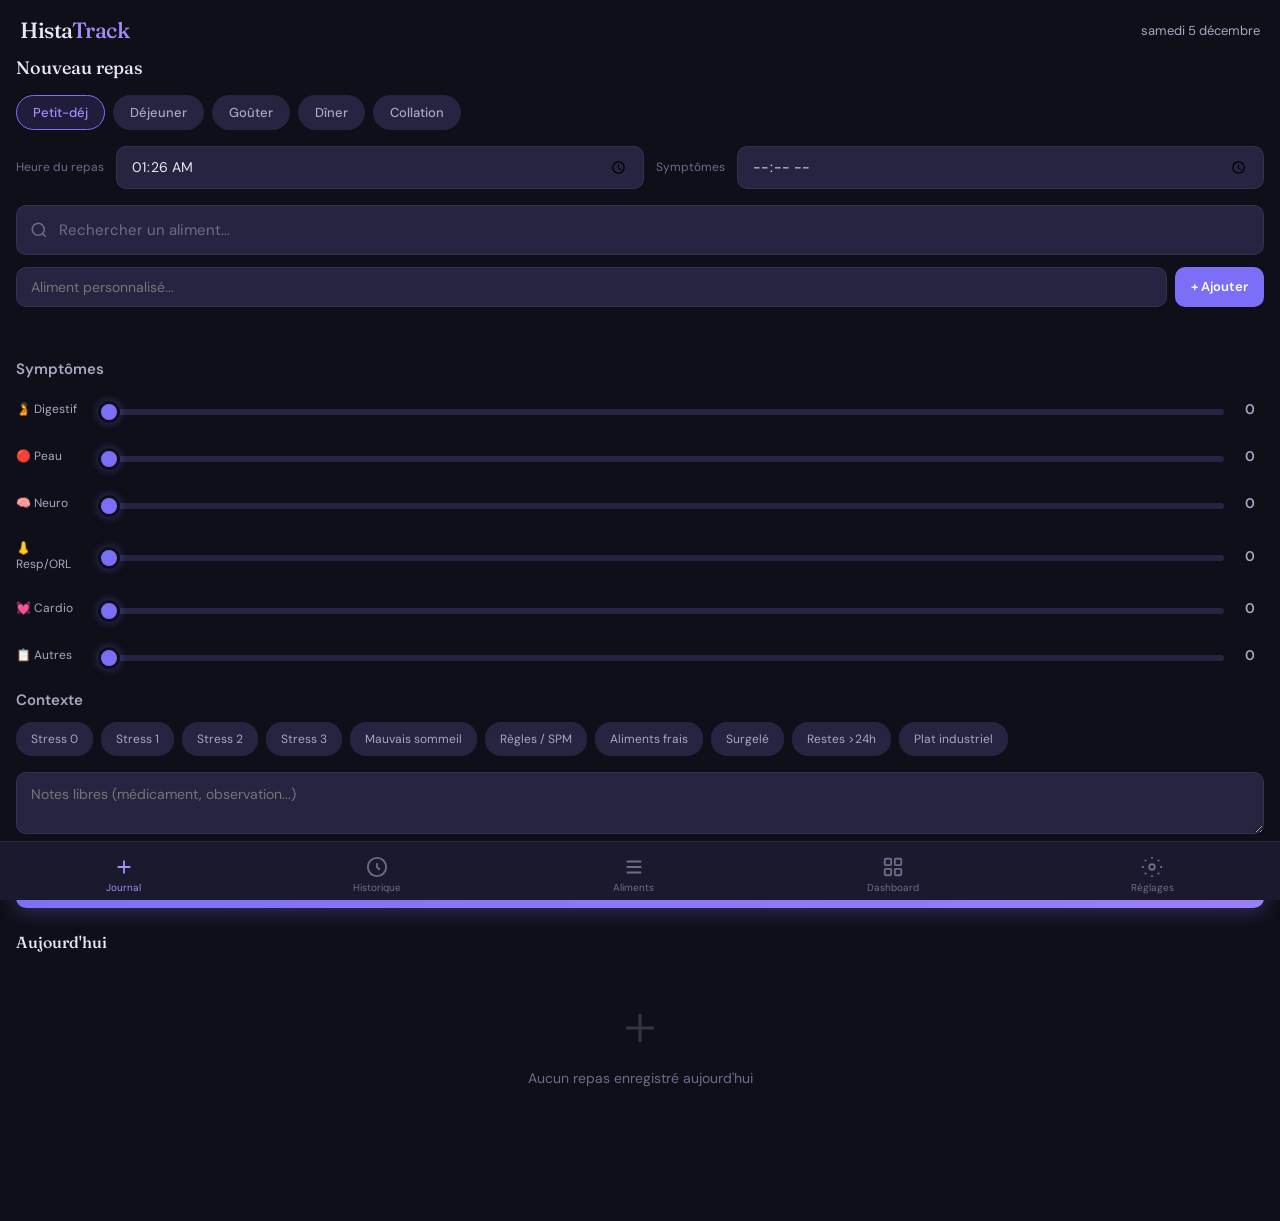
<file: HistaTrack.html>
﻿<!DOCTYPE html>
<html lang="fr">
<head>
<meta charset="UTF-8">
<meta name="viewport" content="width=device-width, initial-scale=1.0, user-scalable=no, viewport-fit=cover">
<meta name="apple-mobile-web-app-capable" content="yes">
<meta name="apple-mobile-web-app-status-bar-style" content="black-translucent">
<meta name="apple-mobile-web-app-title" content="HistaTrack">
<meta name="theme-color" content="#1a1a2e">
<title>HistaTrack — Suivi Histamine</title>
<link rel="preconnect" href="https://fonts.googleapis.com">
<link href="https://fonts.googleapis.com/css2?family=DM+Sans:ital,wght@0,300;0,400;0,500;0,600;0,700;1,400&family=Fraunces:opsz,wght@9..144,300;9..144,500;9..144,700&display=swap" rel="stylesheet">
<style>
:root {
  --bg: #0f0f1a;
  --bg2: #1a1a2e;
  --bg3: #252542;
  --card: #1e1e35;
  --card-hover: #2a2a4a;
  --text: #e8e6f0;
  --text2: #a9a6c0;
  --text3: #6e6b8a;
  --accent: #7c6ff7;
  --accent2: #a78bfa;
  --accent-glow: rgba(124,111,247,0.15);
  --green: #34d399;
  --green-bg: rgba(52,211,153,0.12);
  --yellow: #fbbf24;
  --yellow-bg: rgba(251,191,36,0.12);
  --orange: #fb923c;
  --orange-bg: rgba(251,146,60,0.12);
  --red: #f87171;
  --red-bg: rgba(248,113,113,0.12);
  --radius: 16px;
  --radius-sm: 10px;
  --shadow: 0 4px 24px rgba(0,0,0,0.3);
  --safe-top: env(safe-area-inset-top, 20px);
  --safe-bottom: env(safe-area-inset-bottom, 20px);
}

* { margin:0; padding:0; box-sizing:border-box; -webkit-tap-highlight-color:transparent; }

body {
  font-family: 'DM Sans', -apple-system, sans-serif;
  background: var(--bg);
  color: var(--text);
  min-height: 100dvh;
  overflow-x: hidden;
  padding-top: var(--safe-top);
  padding-bottom: calc(70px + var(--safe-bottom));
}

h1,h2,h3 { font-family: 'Fraunces', serif; font-weight: 500; }

/* â•â•â• TOP HEADER â•â•â• */
.top-header {
  padding: 16px 20px 12px;
  display: flex; align-items: center; justify-content: space-between;
}
.top-header h1 { font-size: 22px; letter-spacing: -0.5px; }
.top-header h1 span { color: var(--accent2); }
.top-header .date-display { font-size: 13px; color: var(--text2); }

/* â•â•â• PAGES â•â•â• */
.page { display: none; padding: 0 16px 24px; animation: fadeIn 0.25s ease; }
.page.active { display: block; }
@keyframes fadeIn { from { opacity:0; transform:translateY(8px); } to { opacity:1; transform:translateY(0); } }

/* â•â•â• TAB BAR â•â•â• */
.tab-bar {
  position: fixed; bottom: 0; left: 0; right: 0;
  background: var(--bg2);
  border-top: 1px solid rgba(255,255,255,0.06);
  display: flex; justify-content: space-around; align-items: center;
  padding: 8px 0 var(--safe-bottom);
  z-index: 100;
  backdrop-filter: blur(20px);
  -webkit-backdrop-filter: blur(20px);
}
.tab-btn {
  display: flex; flex-direction: column; align-items: center; gap: 3px;
  background: none; border: none; color: var(--text3);
  font-size: 10px; font-family: 'DM Sans', sans-serif; padding: 6px 12px;
  cursor: pointer; transition: color 0.2s;
}
.tab-btn.active { color: var(--accent2); }
.tab-btn svg { width: 22px; height: 22px; }

/* â•â•â• CARDS â•â•â• */
.card {
  background: var(--card);
  border-radius: var(--radius);
  padding: 18px;
  margin-bottom: 14px;
  border: 1px solid rgba(255,255,255,0.04);
}

/* â•â•â• JOURNAL PAGE â•â•â• */
.quick-add-header {
  display: flex; align-items: center; justify-content: space-between;
  margin-bottom: 16px;
}
.quick-add-header h2 { font-size: 18px; }

.meal-type-row {
  display: flex; gap: 8px; margin-bottom: 16px; overflow-x: auto;
  scrollbar-width: none; -ms-overflow-style: none;
}
.meal-type-row::-webkit-scrollbar { display:none; }
.meal-chip {
  padding: 8px 16px; border-radius: 20px;
  background: var(--bg3); border: 1.5px solid transparent;
  color: var(--text2); font-size: 13px; font-weight: 500;
  white-space: nowrap; cursor: pointer; transition: all 0.2s;
  font-family: 'DM Sans', sans-serif;
}
.meal-chip.active { background: var(--accent-glow); border-color: var(--accent); color: var(--accent2); }

.food-search-wrap {
  position: relative; margin-bottom: 12px;
}
.food-search {
  width: 100%; padding: 14px 16px 14px 42px;
  background: var(--bg3); border: 1.5px solid rgba(255,255,255,0.06);
  border-radius: var(--radius-sm); color: var(--text);
  font-size: 15px; font-family: 'DM Sans', sans-serif;
  outline: none; transition: border-color 0.2s;
}
.food-search:focus { border-color: var(--accent); }
.food-search::placeholder { color: var(--text3); }
.search-icon {
  position: absolute; left: 14px; top: 50%; transform: translateY(-50%);
  color: var(--text3); width: 18px; height: 18px;
}

.food-suggestions {
  display: none; position: absolute; top: 100%; left: 0; right: 0;
  background: var(--bg2); border: 1px solid rgba(255,255,255,0.08);
  border-radius: var(--radius-sm); max-height: 200px; overflow-y: auto;
  z-index: 50; box-shadow: var(--shadow);
}
.food-suggestions.show { display: block; }
.food-sug-item {
  padding: 12px 16px; display: flex; align-items: center; justify-content: space-between;
  cursor: pointer; border-bottom: 1px solid rgba(255,255,255,0.03);
  transition: background 0.15s;
}
.food-sug-item:active { background: var(--bg3); }
.food-sug-name { font-size: 14px; }
.food-sug-cat { font-size: 11px; color: var(--text3); }

.selected-foods {
  display: flex; flex-wrap: wrap; gap: 8px; margin-bottom: 16px; min-height: 20px;
}
.food-tag {
  display: flex; align-items: center; gap: 6px;
  padding: 6px 12px; border-radius: 16px;
  font-size: 13px; font-weight: 500;
  cursor: pointer; transition: opacity 0.2s;
}
.food-tag:active { opacity: 0.7; }
.food-tag .remove { font-size: 16px; opacity: 0.6; }

.food-tag.level-0 { background: var(--green-bg); color: var(--green); }
.food-tag.level-1 { background: var(--yellow-bg); color: var(--yellow); }
.food-tag.level-2 { background: var(--orange-bg); color: var(--orange); }
.food-tag.level-3 { background: var(--red-bg); color: var(--red); }

.custom-food-row {
  display: flex; gap: 8px; margin-bottom: 16px;
}
.custom-food-input {
  flex: 1; padding: 10px 14px;
  background: var(--bg3); border: 1.5px solid rgba(255,255,255,0.06);
  border-radius: var(--radius-sm); color: var(--text);
  font-size: 14px; font-family: 'DM Sans', sans-serif; outline: none;
}
.custom-food-input:focus { border-color: var(--accent); }
.add-custom-btn {
  padding: 10px 16px; background: var(--accent); color: #fff;
  border: none; border-radius: var(--radius-sm); font-weight: 600;
  font-family: 'DM Sans', sans-serif; cursor: pointer; font-size: 13px;
}

/* Symptom sliders */
.symptom-section { margin-bottom: 16px; }
.symptom-section h3 { font-size: 15px; margin-bottom: 12px; color: var(--text2); font-family: 'DM Sans', sans-serif; font-weight: 600; }

.symptom-row {
  display: flex; align-items: center; gap: 12px;
  margin-bottom: 10px; padding: 8px 0;
}
.symptom-label { width: 70px; font-size: 12px; color: var(--text2); flex-shrink: 0; }
.symptom-slider-wrap { flex: 1; position: relative; }
.symptom-slider {
  width: 100%; -webkit-appearance: none; appearance: none;
  height: 6px; border-radius: 3px; background: var(--bg3); outline: none;
}
.symptom-slider::-webkit-slider-thumb {
  -webkit-appearance: none; width: 22px; height: 22px;
  border-radius: 50%; background: var(--accent);
  border: 3px solid var(--bg); cursor: pointer;
  box-shadow: 0 0 8px rgba(124,111,247,0.4);
}
.symptom-val {
  width: 28px; text-align: center; font-size: 14px; font-weight: 600;
  color: var(--text2); flex-shrink: 0;
}

/* Context chips */
.context-row {
  display: flex; flex-wrap: wrap; gap: 8px; margin-bottom: 16px;
}
.ctx-chip {
  padding: 8px 14px; border-radius: 16px;
  background: var(--bg3); border: 1.5px solid transparent;
  color: var(--text2); font-size: 12px; cursor: pointer;
  transition: all 0.2s; font-family: 'DM Sans', sans-serif;
}
.ctx-chip.active { background: var(--accent-glow); border-color: var(--accent); color: var(--accent2); }

/* Time row */
.time-row {
  display: flex; gap: 12px; margin-bottom: 16px; align-items: center;
}
.time-input {
  padding: 10px 14px; background: var(--bg3);
  border: 1.5px solid rgba(255,255,255,0.06); border-radius: var(--radius-sm);
  color: var(--text); font-size: 14px; font-family: 'DM Sans', sans-serif;
  outline: none; flex: 1;
}
.time-input:focus { border-color: var(--accent); }
.time-label { font-size: 12px; color: var(--text3); flex-shrink: 0; }

.notes-input {
  width: 100%; padding: 12px 14px; background: var(--bg3);
  border: 1.5px solid rgba(255,255,255,0.06); border-radius: var(--radius-sm);
  color: var(--text); font-size: 14px; font-family: 'DM Sans', sans-serif;
  outline: none; resize: vertical; min-height: 60px; margin-bottom: 16px;
}
.notes-input:focus { border-color: var(--accent); }

.save-btn {
  width: 100%; padding: 16px; background: linear-gradient(135deg, var(--accent), #9b7ff7);
  color: #fff; border: none; border-radius: var(--radius-sm);
  font-size: 16px; font-weight: 600; font-family: 'DM Sans', sans-serif;
  cursor: pointer; transition: transform 0.15s, box-shadow 0.15s;
  box-shadow: 0 4px 20px rgba(124,111,247,0.3);
}
.save-btn:active { transform: scale(0.98); }
.save-actions {
  display: flex; gap: 8px; align-items: center;
}
.save-actions .save-btn { flex: 1; }
.edit-cancel-btn {
  display: none;
  padding: 14px 16px;
  background: var(--bg3);
  color: var(--text2);
  border: 1px solid rgba(255,255,255,0.12);
  border-radius: var(--radius-sm);
  font-size: 13px;
  font-weight: 600;
  font-family: 'DM Sans', sans-serif;
  cursor: pointer;
}
.edit-cancel-btn.show { display: inline-block; }

/* â•â•â• HISTORY â•â•â• */
.history-entry {
  padding: 14px 0; border-bottom: 1px solid rgba(255,255,255,0.04);
}
.history-entry:last-child { border-bottom: none; }
.he-header { display: flex; justify-content: space-between; align-items: center; margin-bottom: 6px; }
.he-meal { font-size: 13px; font-weight: 600; color: var(--accent2); }
.he-time { font-size: 12px; color: var(--text3); }
.he-foods { display: flex; flex-wrap: wrap; gap: 4px; margin-bottom: 6px; }
.he-food-tag {
  padding: 3px 8px; border-radius: 10px; font-size: 11px; font-weight: 500;
}
.he-symptoms { font-size: 12px; color: var(--text2); }
.he-score-badge {
  display: inline-flex; align-items: center; gap: 4px;
  padding: 2px 8px; border-radius: 8px; font-size: 11px; font-weight: 600;
}
.he-notes { font-size: 12px; color: var(--text3); font-style: italic; margin-top: 4px; }
.he-actions { display: flex; align-items: center; gap: 8px; }
.he-edit {
  background: none;
  border: 1px solid rgba(255,255,255,0.18);
  border-radius: 8px;
  color: var(--text2);
  font-size: 11px;
  font-weight: 600;
  padding: 4px 8px;
  cursor: pointer;
}
.he-delete {
  background: none; border: none; color: var(--text3); font-size: 18px;
  cursor: pointer; padding: 4px 8px;
}
.he-edit:active,
.he-delete:active { color: var(--red); }

.day-header {
  font-size: 13px; font-weight: 600; color: var(--accent2);
  padding: 12px 0 6px; letter-spacing: 0.5px;
  font-family: 'DM Sans', sans-serif;
}

/* â•â•â• ALIMENTS PAGE â•â•â• */
.filter-row {
  display: flex; gap: 6px; margin-bottom: 14px; overflow-x: auto;
  scrollbar-width: none;
}
.filter-row::-webkit-scrollbar { display:none; }
.filter-chip {
  padding: 6px 14px; border-radius: 16px; font-size: 12px;
  background: var(--bg3); color: var(--text2); border: none;
  white-space: nowrap; cursor: pointer; font-family: 'DM Sans', sans-serif;
  transition: all 0.2s;
}
.filter-chip.active { background: var(--accent-glow); color: var(--accent2); }

.food-list-item {
  display: flex; align-items: center; justify-content: space-between;
  padding: 12px 0; border-bottom: 1px solid rgba(255,255,255,0.03);
}
.food-list-item:last-child { border-bottom: none; }
.fli-left { flex: 1; }
.fli-name { font-size: 14px; font-weight: 500; }
.fli-cat { font-size: 11px; color: var(--text3); margin-top: 2px; }
.fli-comment { font-size: 11px; color: var(--text3); margin-top: 2px; max-width: 220px; }
.level-badge {
  padding: 4px 10px; border-radius: 10px; font-size: 11px; font-weight: 600;
  flex-shrink: 0;
}
.level-badge.l0 { background: var(--green-bg); color: var(--green); }
.level-badge.l1 { background: var(--yellow-bg); color: var(--yellow); }
.level-badge.l2 { background: var(--orange-bg); color: var(--orange); }
.level-badge.l3 { background: var(--red-bg); color: var(--red); }

/* â•â•â• DASHBOARD PAGE â•â•â• */
.stat-grid {
  display: grid; grid-template-columns: 1fr 1fr; gap: 10px; margin-bottom: 16px;
}
.stat-card {
  background: var(--card); border-radius: var(--radius-sm);
  padding: 14px; border: 1px solid rgba(255,255,255,0.04);
}
.stat-val { font-size: 28px; font-weight: 700; font-family: 'Fraunces', serif; }
.stat-label { font-size: 11px; color: var(--text3); margin-top: 2px; }

.chart-container {
  background: var(--card); border-radius: var(--radius); padding: 16px;
  margin-bottom: 14px; border: 1px solid rgba(255,255,255,0.04);
}
.chart-title { font-size: 14px; font-weight: 600; margin-bottom: 12px; color: var(--text2); }
.mini-bar-chart { display: flex; flex-direction: column; gap: 8px; }
.bar-row { display: flex; align-items: center; gap: 10px; }
.bar-label { font-size: 11px; color: var(--text2); width: 80px; flex-shrink: 0; white-space: nowrap; overflow: hidden; text-overflow: ellipsis; }
.bar-track { flex: 1; height: 16px; background: var(--bg3); border-radius: 8px; overflow: hidden; position: relative; }
.bar-fill { height: 100%; border-radius: 8px; transition: width 0.6s ease; min-width: 2px; }
.bar-val { font-size: 11px; color: var(--text3); width: 30px; text-align: right; flex-shrink: 0; }

/* Symptom timeline */
.timeline-row {
  display: flex; align-items: flex-end; gap: 3px; height: 80px;
  margin-bottom: 4px; padding: 0 4px;
}
.timeline-bar {
  flex: 1; border-radius: 4px 4px 0 0; min-height: 2px;
  transition: height 0.4s ease; position: relative;
}
.timeline-labels {
  display: flex; gap: 3px; padding: 0 4px;
}
.timeline-label {
  flex: 1; text-align: center; font-size: 9px; color: var(--text3);
}

/* Correlation section */
.corr-item {
  display: flex; align-items: center; gap: 12px;
  padding: 10px 0; border-bottom: 1px solid rgba(255,255,255,0.03);
}
.corr-item:last-child { border-bottom: none; }
.corr-food { font-size: 13px; font-weight: 500; flex: 1; }
.corr-score { font-size: 13px; font-weight: 700; }
.corr-count { font-size: 11px; color: var(--text3); }

/* â•â•â• SETTINGS PAGE â•â•â• */
.settings-section { margin-bottom: 24px; }
.settings-section h3 { font-size: 15px; margin-bottom: 12px; color: var(--text2); }
.setting-btn {
  width: 100%; padding: 14px 16px; background: var(--card);
  border: 1px solid rgba(255,255,255,0.06); border-radius: var(--radius-sm);
  color: var(--text); font-size: 14px; font-family: 'DM Sans', sans-serif;
  text-align: left; cursor: pointer; margin-bottom: 8px;
  display: flex; align-items: center; justify-content: space-between;
}
.setting-btn:active { background: var(--card-hover); }
.setting-btn .arrow { color: var(--text3); }

/* â•â•â• MODAL â•â•â• */
.modal-overlay {
  display: none; position: fixed; inset: 0; background: rgba(0,0,0,0.6);
  z-index: 200; align-items: flex-end; justify-content: center;
  backdrop-filter: blur(4px);
}
.modal-overlay.show { display: flex; }
.modal-content {
  background: var(--bg2); border-radius: 20px 20px 0 0;
  width: 100%; max-height: 80dvh; overflow-y: auto;
  padding: 20px 20px calc(20px + var(--safe-bottom));
  animation: slideUp 0.3s ease;
}
@keyframes slideUp { from { transform:translateY(100%); } to { transform:translateY(0); } }
.modal-handle {
  width: 36px; height: 4px; background: var(--text3); border-radius: 2px;
  margin: 0 auto 16px;
}

/* â•â•â• TOAST â•â•â• */
.toast {
  position: fixed; top: calc(var(--safe-top) + 10px); left: 50%;
  transform: translateX(-50%) translateY(-100px);
  background: var(--green); color: #000; padding: 12px 24px;
  border-radius: 12px; font-size: 14px; font-weight: 600;
  z-index: 300; transition: transform 0.3s ease;
  box-shadow: 0 4px 20px rgba(52,211,153,0.3);
}
.toast.show { transform: translateX(-50%) translateY(0); }

/* â•â•â• EMPTY STATE â•â•â• */
.empty-state {
  text-align: center; padding: 40px 20px; color: var(--text3);
}
.empty-state svg { width: 48px; height: 48px; margin-bottom: 12px; opacity: 0.4; }
.empty-state p { font-size: 14px; }

/* â•â•â• SCROLLBAR â•â•â• */
::-webkit-scrollbar { width: 0; }
</style>
</head>
<body>

<!-- TOAST -->
<div class="toast" id="toast"></div>

<!-- HEADER -->
<div class="top-header">
  <h1>Hista<span>Track</span></h1>
  <div class="date-display" id="dateDisplay"></div>
</div>

<!-- â•â•â•â•â•â•â• PAGE: JOURNAL â•â•â•â•â•â•â• -->
<div class="page active" id="page-journal">
  <div class="quick-add-header">
    <h2>Nouveau repas</h2>
  </div>

  <!-- Meal type -->
  <div class="meal-type-row">
    <div class="meal-chip active" data-meal="Petit-déj">Petit-déj</div>
    <div class="meal-chip" data-meal="Déjeuner">Déjeuner</div>
    <div class="meal-chip" data-meal="Goûter">Goûter</div>
    <div class="meal-chip" data-meal="Dîner">Dîner</div>
    <div class="meal-chip" data-meal="Collation">Collation</div>
  </div>

  <!-- Time -->
  <div class="time-row">
    <span class="time-label">Heure du repas</span>
    <input type="time" class="time-input" id="mealTime">
    <span class="time-label">Symptômes</span>
    <input type="time" class="time-input" id="symptomTime">
  </div>

  <!-- Food search -->
  <div class="food-search-wrap">
    <svg class="search-icon" viewBox="0 0 24 24" fill="none" stroke="currentColor" stroke-width="2"><circle cx="11" cy="11" r="8"/><path d="m21 21-4.35-4.35"/></svg>
    <input type="text" class="food-search" id="foodSearch" placeholder="Rechercher un aliment..." autocomplete="off">
    <div class="food-suggestions" id="foodSuggestions"></div>
  </div>

  <!-- Custom food -->
  <div class="custom-food-row">
    <input type="text" class="custom-food-input" id="customFood" placeholder="Aliment personnalisé...">
    <button class="add-custom-btn" onclick="addCustomFood()">+ Ajouter</button>
  </div>

  <!-- Selected foods -->
  <div class="selected-foods" id="selectedFoods"></div>

  <!-- Symptoms -->
  <div class="symptom-section">
    <h3>Symptômes</h3>
    <div id="symptomSliders"></div>
  </div>

  <!-- Context -->
  <div class="symptom-section">
    <h3>Contexte</h3>
    <div class="context-row" id="contextChips">
      <div class="ctx-chip" data-ctx="stress-0">Stress 0</div>
      <div class="ctx-chip" data-ctx="stress-1">Stress 1</div>
      <div class="ctx-chip" data-ctx="stress-2">Stress 2</div>
      <div class="ctx-chip" data-ctx="stress-3">Stress 3</div>
      <div class="ctx-chip" data-ctx="sommeil-mauvais">Mauvais sommeil</div>
      <div class="ctx-chip" data-ctx="regles">Règles / SPM</div>
      <div class="ctx-chip" data-ctx="frais">Aliments frais</div>
      <div class="ctx-chip" data-ctx="surgele">Surgelé</div>
      <div class="ctx-chip" data-ctx="reste">Restes >24h</div>
      <div class="ctx-chip" data-ctx="industriel">Plat industriel</div>
    </div>
  </div>

  <!-- Notes -->
  <textarea class="notes-input" id="mealNotes" placeholder="Notes libres (médicament, observation...)"></textarea>

  <!-- Save -->
  <div class="save-actions">
    <button class="save-btn" id="saveEntryBtn" onclick="saveEntry()">Enregistrer le repas</button>
    <button class="edit-cancel-btn" id="cancelEditBtn" onclick="cancelEdit()">Annuler</button>
  </div>

  <!-- Today's history -->
  <div style="margin-top: 24px;">
    <h3 style="font-size: 16px; margin-bottom: 12px;">Aujourd'hui</h3>
    <div id="todayHistory"></div>
  </div>
</div>

<!-- â•â•â•â•â•â•â• PAGE: HISTORIQUE â•â•â•â•â•â•â• -->
<div class="page" id="page-history">
  <h2 style="font-size: 18px; margin-bottom: 16px;">Historique</h2>
  <div id="fullHistory"></div>
</div>

<!-- â•â•â•â•â•â•â• PAGE: ALIMENTS â•â•â•â•â•â•â• -->
<div class="page" id="page-foods">
  <h2 style="font-size: 18px; margin-bottom: 12px;">Base Aliments</h2>
  <div class="card" style="margin-bottom: 14px;">
    <div style="font-size:13px;color:var(--text2);margin-bottom:10px;">Ajouter un aliment personnalisé à la base</div>
    <div class="custom-food-row" style="margin-bottom:8px;">
      <input type="text" class="custom-food-input" id="foodCreateName" placeholder="Nom de l'aliment...">
      <button class="add-custom-btn" onclick="addFoodFromDbPage()">+ Ajouter</button>
    </div>
    <div class="time-row" style="margin-bottom:0;">
      <span class="time-label">Catégorie</span>
      <input type="text" class="time-input" id="foodCreateCat" placeholder="Personnalisé">
      <span class="time-label">Risque</span>
      <select class="time-input" id="foodCreateScore">
        <option value="0">Faible</option>
        <option value="1" selected>Modéré</option>
        <option value="2">Élevé</option>
        <option value="3">Très élevé</option>
      </select>
    </div>
  </div>
  <div class="food-search-wrap" style="margin-bottom: 14px;">
    <svg class="search-icon" viewBox="0 0 24 24" fill="none" stroke="currentColor" stroke-width="2"><circle cx="11" cy="11" r="8"/><path d="m21 21-4.35-4.35"/></svg>
    <input type="text" class="food-search" id="foodDbSearch" placeholder="Chercher dans la base..." autocomplete="off">
  </div>
  <div class="filter-row" id="categoryFilters"></div>
  <div class="filter-row" id="levelFilters">
    <button class="filter-chip active" data-level="all">Tous</button>
    <button class="filter-chip" data-level="0">Faible</button>
    <button class="filter-chip" data-level="1">Modéré</button>
    <button class="filter-chip" data-level="2">Élevé</button>
    <button class="filter-chip" data-level="3">Très élevé</button>
  </div>
  <div id="foodDbList" class="card"></div>
</div>

<!-- â•â•â•â•â•â•â• PAGE: DASHBOARD â•â•â•â•â•â•â• -->
<div class="page" id="page-dashboard">
  <h2 style="font-size: 18px; margin-bottom: 16px;">Tableau de bord</h2>

  <div class="stat-grid" id="statsGrid"></div>

  <div class="chart-container">
    <div class="chart-title">Symptômes — 7 derniers jours</div>
    <div class="timeline-row" id="symptomTimeline"></div>
    <div class="timeline-labels" id="timelineLabels"></div>
  </div>

  <div class="chart-container">
    <div class="chart-title">Aliments les plus fréquents</div>
    <div class="mini-bar-chart" id="topFoodsChart"></div>
  </div>

  <div class="chart-container">
    <div class="chart-title">Aliments suspects (corrélation symptômes)</div>
    <div id="correlationList"></div>
  </div>

  <div class="chart-container">
    <div class="chart-title">Répartition par catégorie de symptôme</div>
    <div class="mini-bar-chart" id="symptomCatChart"></div>
  </div>
</div>

<!-- â•â•â•â•â•â•â• PAGE: RÃ‰GLAGES â•â•â•â•â•â•â• -->
<div class="page" id="page-settings">
  <h2 style="font-size: 18px; margin-bottom: 16px;">Réglages</h2>

  <div class="settings-section">
    <h3>Données</h3>
    <button class="setting-btn" onclick="exportData()">Exporter les données (JSON) <span class="arrow">→</span></button>
    <button class="setting-btn" onclick="document.getElementById('importFile').click()">Importer des données <span class="arrow">→</span></button>
    <input type="file" id="importFile" accept=".json" style="display:none" onchange="importData(event)">
    <button class="setting-btn" onclick="confirmClear()" style="color:var(--red);">Effacer toutes les données <span class="arrow">→</span></button>
  </div>

  <div class="settings-section">
    <h3>À propos</h3>
    <div class="card">
      <p style="font-size: 13px; color: var(--text2); line-height: 1.6;">
        <strong>HistaTrack</strong> — Outil de suivi alimentaire et symptômes pour le SAMA / intolérance à l'histamine.<br><br>
        Les classements histamine sont indicatifs (sources : Johns Hopkins, Allergy UK, SIGHI). La tolérance individuelle varie. Cet outil ne remplace pas un avis médical.<br><br>
        <strong>Astuce iPhone :</strong> Ouvre cette page dans Safari → bouton Partager → "Sur l'écran d'accueil" pour l'utiliser comme une app.
      </p>
    </div>
  </div>
</div>

<!-- â•â•â•â•â•â•â• TAB BAR â•â•â•â•â•â•â• -->
<div class="tab-bar">
  <button class="tab-btn active" data-page="journal">
    <svg viewBox="0 0 24 24" fill="none" stroke="currentColor" stroke-width="2"><path d="M12 5v14M5 12h14"/></svg>
    Journal
  </button>
  <button class="tab-btn" data-page="history">
    <svg viewBox="0 0 24 24" fill="none" stroke="currentColor" stroke-width="2"><path d="M12 8v4l3 3"/><circle cx="12" cy="12" r="10"/></svg>
    Historique
  </button>
  <button class="tab-btn" data-page="foods">
    <svg viewBox="0 0 24 24" fill="none" stroke="currentColor" stroke-width="2"><path d="M4 6h16M4 12h16M4 18h16"/></svg>
    Aliments
  </button>
  <button class="tab-btn" data-page="dashboard">
    <svg viewBox="0 0 24 24" fill="none" stroke="currentColor" stroke-width="2"><rect x="3" y="3" width="7" height="7" rx="1"/><rect x="14" y="3" width="7" height="7" rx="1"/><rect x="3" y="14" width="7" height="7" rx="1"/><rect x="14" y="14" width="7" height="7" rx="1"/></svg>
    Dashboard
  </button>
  <button class="tab-btn" data-page="settings">
    <svg viewBox="0 0 24 24" fill="none" stroke="currentColor" stroke-width="2"><circle cx="12" cy="12" r="3"/><path d="M12 1v2M12 21v2M4.22 4.22l1.42 1.42M18.36 18.36l1.42 1.42M1 12h2M21 12h2M4.22 19.78l1.42-1.42M18.36 5.64l1.42-1.42"/></svg>
    Réglages
  </button>
</div>

<script>
// â•â•â•â•â•â•â•â•â•â•â•â•â•â•â•â•â•â•â•â•â•â•â•â•â•â•â•â•â•â•â•â•â•â•â•â•â•â•â•â•â•â•â•
// DATABASE — 58 aliments from the Excel
// â•â•â•â•â•â•â•â•â•â•â•â•â•â•â•â•â•â•â•â•â•â•â•â•â•â•â•â•â•â•â•â•â•â•â•â•â•â•â•â•â•â•â•
let FOOD_DB = [
  // â•â•â•â•â•â• PROTÃ‰INES â€” Viandes â•â•â•â•â•â•
  {name:"Poulet frais",cat:"Protéines",score:0,level:"Faible",tip:"Mieux toléré si très frais et vite réfrigéré"},
  {name:"Dinde fraîche",cat:"Protéines",score:0,level:"Faible",tip:"Comme les viandes fraîches non maturées"},
  {name:"Boeuf frais",cat:"Protéines",score:0,level:"Faible",tip:"Plutôt faible si très frais, non maturé"},
  {name:"Agneau frais",cat:"Protéines",score:0,level:"Faible",tip:"Plutôt faible si très frais"},
  {name:"Porc frais",cat:"Protéines",score:0,level:"Faible",tip:"OK si très frais, attention à la transformation"},
  {name:"Veau frais",cat:"Protéines",score:0,level:"Faible",tip:"Viande jeune, généralement bien tolérée si fraîche"},
  {name:"Canard frais",cat:"Protéines",score:1,level:"Modéré",tip:"Plus gras, tolérance variable"},
  {name:"Lapin frais",cat:"Protéines",score:0,level:"Faible",tip:"Viande maigre généralement bien tolérée"},
  {name:"Viande hachée maison",cat:"Protéines",score:1,level:"Modéré",tip:"Dépend beaucoup de la fraîcheur, s'altère vite"},
  {name:"Viande maturée / rassise",cat:"Protéines",score:3,level:"Très élevé",tip:"La maturation augmente fortement l'histamine"},
  {name:"Oeufs",cat:"Protéines",score:1,level:"Modéré",tip:"Tolérance variable selon les personnes"},
  {name:"Blanc d'oeuf",cat:"Protéines",score:0,level:"Faible",tip:"Mieux toléré que l'oeuf entier pour certains"},
  {name:"Tofu frais",cat:"Protéines",score:1,level:"Modéré",tip:"Soja = libérateur d'histamine, variable selon individu"},
  {name:"Tempeh",cat:"Protéines",score:3,level:"Très élevé",tip:"Soja fermenté, risque élevé"},
  // â•â•â•â•â•â• PROTÃ‰INES â€” Poissons â•â•â•â•â•â•
  {name:"Poisson très frais",cat:"Poissons",score:1,level:"Modéré",tip:"Dépend de la fraîcheur et chaîne du froid"},
  {name:"Cabillaud frais",cat:"Poissons",score:1,level:"Modéré",tip:"OK si très frais, poisson blanc plutôt bien toléré"},
  {name:"Colin frais",cat:"Poissons",score:1,level:"Modéré",tip:"Poisson blanc, attention à la fraîcheur"},
  {name:"Sole fraîche",cat:"Poissons",score:1,level:"Modéré",tip:"Poisson plat, généralement mieux toléré frais"},
  {name:"Truite fraîche",cat:"Poissons",score:1,level:"Modéré",tip:"OK si très fraîche, chaîne du froid cruciale"},
  {name:"Saumon frais",cat:"Poissons",score:1,level:"Modéré",tip:"Fraîcheur absolument critique pour le saumon"},
  {name:"Thon frais",cat:"Poissons",score:2,level:"Élevé",tip:"Le thon accumule vite de l'histamine, même frais"},
  {name:"Sardines fraîches",cat:"Poissons",score:2,level:"Élevé",tip:"Se dégrade vite, cuisson immédiate recommandée"},
  {name:"Thon en conserve",cat:"Poissons",score:3,level:"Très élevé",tip:"Poisson conservé = risque histamine élevé"},
  {name:"Sardines en conserve",cat:"Poissons",score:3,level:"Très élevé",tip:"Conserve de poisson = risque élevé"},
  {name:"Maquereaux en conserve",cat:"Poissons",score:3,level:"Très élevé",tip:"Poisson gras conservé, histamine très élevée"},
  {name:"Saumon fumé",cat:"Poissons",score:3,level:"Très élevé",tip:"Fumé/transformé souvent mal toléré"},
  {name:"Hareng fumé / mariné",cat:"Poissons",score:3,level:"Très élevé",tip:"Fumé/mariné = accumulation d'histamine"},
  {name:"Anchois",cat:"Poissons",score:3,level:"Très élevé",tip:"Saumure et maturation = très riche en histamine"},
  {name:"Surimi",cat:"Poissons",score:2,level:"Élevé",tip:"Transformé, additifs, qualité variable"},
  {name:"Fruits de mer",cat:"Poissons",score:3,level:"Très élevé",tip:"Crevettes, moules, huîtres : déclencheurs fréquents"},
  {name:"Crevettes fraîches",cat:"Poissons",score:2,level:"Élevé",tip:"Libérateur d'histamine même si fraîches"},
  {name:"Moules",cat:"Poissons",score:3,level:"Très élevé",tip:"Coquillages souvent très problématiques"},
  // â•â•â•â•â•â• FÃ‰CULENTS & CÃ‰RÃ‰ALES â•â•â•â•â•â•
  {name:"Riz",cat:"Féculents",score:0,level:"Faible",tip:"Base simple des régimes pauvres en histamine"},
  {name:"Riz complet",cat:"Féculents",score:0,level:"Faible",tip:"Aussi bien toléré que le riz blanc"},
  {name:"Quinoa",cat:"Féculents",score:0,level:"Faible",tip:"Graine souvent compatible"},
  {name:"Pommes de terre",cat:"Féculents",score:0,level:"Faible",tip:"Base simple souvent utilisée"},
  {name:"Patate douce",cat:"Féculents",score:0,level:"Faible",tip:"Souvent bien tolérée"},
  {name:"Pâtes nature",cat:"Féculents",score:0,level:"Faible",tip:"Faible si nature et sans sauces déclenchantes"},
  {name:"Pâtes complètes",cat:"Féculents",score:0,level:"Faible",tip:"Aussi bien tolérées que les pâtes blanches"},
  {name:"Semoule / couscous",cat:"Féculents",score:0,level:"Faible",tip:"Blé dur nature, généralement bien toléré"},
  {name:"Boulgour",cat:"Féculents",score:0,level:"Faible",tip:"Blé concassé, souvent bien toléré"},
  {name:"Maïs / polenta",cat:"Féculents",score:0,level:"Faible",tip:"Généralement bien toléré"},
  {name:"Galettes de riz",cat:"Féculents",score:0,level:"Faible",tip:"Snack simple souvent bien toléré"},
  {name:"Avoine / flocons",cat:"Féculents",score:0,level:"Faible",tip:"Bien toléré nature, sans ajouts"},
  {name:"Sarrasin",cat:"Féculents",score:0,level:"Faible",tip:"Sans gluten, généralement compatible"},
  {name:"Millet",cat:"Féculents",score:0,level:"Faible",tip:"Céréale ancienne bien tolérée"},
  {name:"Tapioca / manioc",cat:"Féculents",score:0,level:"Faible",tip:"Fécule neutre, très bien tolérée"},
  {name:"Pain frais simple",cat:"Féculents",score:1,level:"Modéré",tip:"Variable selon ingrédients/levure/fermentation"},
  {name:"Pain au levain",cat:"Féculents",score:2,level:"Élevé",tip:"Fermentation longue = plus de risque"},
  {name:"Pâte à pizza nature",cat:"Féculents",score:1,level:"Modéré",tip:"Variable selon fermentation, hors garnitures"},
  {name:"Farine (blé, riz, maïs)",cat:"Féculents",score:0,level:"Faible",tip:"Farines nature sans additifs OK"},
  {name:"Crackers / biscottes",cat:"Féculents",score:1,level:"Modéré",tip:"Vérifier ingrédients, levure, conservateurs"},
  // â•â•â•â•â•â• LÃ‰GUMES â•â•â•â•â•â•
  {name:"Courgette",cat:"Légumes",score:0,level:"Faible",tip:"Souvent bien tolérée"},
  {name:"Carotte",cat:"Légumes",score:0,level:"Faible",tip:"Souvent bien tolérée"},
  {name:"Concombre",cat:"Légumes",score:0,level:"Faible",tip:"Souvent bien toléré"},
  {name:"Laitue",cat:"Légumes",score:0,level:"Faible",tip:"Souvent bien tolérée"},
  {name:"Mâche",cat:"Légumes",score:0,level:"Faible",tip:"Salade douce, bien tolérée"},
  {name:"Roquette",cat:"Légumes",score:0,level:"Faible",tip:"Généralement bien tolérée"},
  {name:"Brocoli",cat:"Légumes",score:0,level:"Faible",tip:"Souvent bien toléré"},
  {name:"Chou-fleur",cat:"Légumes",score:0,level:"Faible",tip:"Souvent bien toléré"},
  {name:"Chou vert / blanc",cat:"Légumes",score:0,level:"Faible",tip:"OK frais, pas fermenté"},
  {name:"Chou rouge",cat:"Légumes",score:0,level:"Faible",tip:"OK frais et cuit"},
  {name:"Choux de Bruxelles",cat:"Légumes",score:0,level:"Faible",tip:"Généralement bien tolérés"},
  {name:"Haricots verts",cat:"Légumes",score:0,level:"Faible",tip:"Souvent bien tolérés"},
  {name:"Petits pois",cat:"Légumes",score:0,level:"Faible",tip:"Frais ou surgelés, bien tolérés"},
  {name:"Asperges",cat:"Légumes",score:0,level:"Faible",tip:"Généralement bien tolérées"},
  {name:"Fenouil",cat:"Légumes",score:0,level:"Faible",tip:"Souvent bien toléré, peut aider la digestion"},
  {name:"Céleri",cat:"Légumes",score:0,level:"Faible",tip:"Généralement bien toléré"},
  {name:"Poireau",cat:"Légumes",score:0,level:"Faible",tip:"Souvent bien toléré"},
  {name:"Navet",cat:"Légumes",score:0,level:"Faible",tip:"Légume racine bien toléré"},
  {name:"Panais",cat:"Légumes",score:0,level:"Faible",tip:"Légume racine doux, bien toléré"},
  {name:"Radis",cat:"Légumes",score:0,level:"Faible",tip:"Généralement bien toléré"},
  {name:"Betterave",cat:"Légumes",score:0,level:"Faible",tip:"Généralement bien tolérée fraîche"},
  {name:"Courge / butternut",cat:"Légumes",score:0,level:"Faible",tip:"Courges généralement bien tolérées"},
  {name:"Potiron / potimarron",cat:"Légumes",score:0,level:"Faible",tip:"Bien toléré, saveur douce"},
  {name:"Endive",cat:"Légumes",score:0,level:"Faible",tip:"Souvent bien tolérée"},
  {name:"Artichaut",cat:"Légumes",score:0,level:"Faible",tip:"Généralement bien toléré"},
  {name:"Oignon",cat:"Légumes",score:0,level:"Faible",tip:"Bien toléré, contient de la quercétine (anti-histamine naturel)"},
  {name:"Ail",cat:"Légumes",score:0,level:"Faible",tip:"Bien toléré, propriétés anti-inflammatoires"},
  {name:"Échalote",cat:"Légumes",score:0,level:"Faible",tip:"Comme l'oignon, généralement bien tolérée"},
  {name:"Poivron",cat:"Légumes",score:1,level:"Modéré",tip:"Tolérance variable, certains le tolèrent bien"},
  {name:"Champignons",cat:"Légumes",score:1,level:"Modéré",tip:"Tolérance variable, attention à la fraîcheur"},
  {name:"Tomate",cat:"Légumes",score:2,level:"Élevé",tip:"Souvent classée parmi les aliments problématiques"},
  {name:"Tomate cuite / sauce",cat:"Légumes",score:3,level:"Très élevé",tip:"La cuisson et transformation augmentent le risque"},
  {name:"Aubergine",cat:"Légumes",score:2,level:"Élevé",tip:"Souvent problématique en régime pauvre en histamine"},
  {name:"Avocat",cat:"Légumes",score:2,level:"Élevé",tip:"Tolérance variable, classé à risque"},
  {name:"Épinards",cat:"Légumes",score:3,level:"Très élevé",tip:"Souvent fortement déconseillés"},
  {name:"Choucroute",cat:"Légumes",score:3,level:"Très élevé",tip:"Fermenté = fort risque"},
  {name:"Olives",cat:"Légumes",score:2,level:"Élevé",tip:"Souvent fermentées/marinées, risque modéré à élevé"},
  {name:"Cornichons",cat:"Légumes",score:3,level:"Très élevé",tip:"Fermentés dans le vinaigre"},
  // â•â•â•â•â•â• LÃ‰GUMINEUSES â•â•â•â•â•â•
  {name:"Lentilles",cat:"Légumineuses",score:1,level:"Modéré",tip:"Tolérance variable, certains les tolèrent bien"},
  {name:"Pois chiches",cat:"Légumineuses",score:1,level:"Modéré",tip:"Tolérance variable, mieux tolérés frais"},
  {name:"Haricots blancs",cat:"Légumineuses",score:1,level:"Modéré",tip:"Légumineuse à tester individuellement"},
  {name:"Haricots rouges",cat:"Légumineuses",score:1,level:"Modéré",tip:"Légumineuse à tester individuellement"},
  {name:"Pois cassés",cat:"Légumineuses",score:1,level:"Modéré",tip:"Généralement assez bien toléré"},
  {name:"Fèves",cat:"Légumineuses",score:1,level:"Modéré",tip:"Tolérance variable"},
  {name:"Edamame",cat:"Légumineuses",score:1,level:"Modéré",tip:"Soja jeune, mieux toléré que le soja transformé"},
  {name:"Houmous",cat:"Légumineuses",score:2,level:"Élevé",tip:"Pois chiches + citron + souvent vinaigre"},
  // â•â•â•â•â•â• FRUITS â•â•â•â•â•â•
  {name:"Pomme",cat:"Fruits",score:0,level:"Faible",tip:"Fruit de base souvent bien toléré"},
  {name:"Poire",cat:"Fruits",score:0,level:"Faible",tip:"Fruit de base souvent bien toléré"},
  {name:"Myrtilles",cat:"Fruits",score:0,level:"Faible",tip:"Souvent bien tolérées"},
  {name:"Raisin",cat:"Fruits",score:0,level:"Faible",tip:"Souvent bien toléré frais"},
  {name:"Mangue",cat:"Fruits",score:0,level:"Faible",tip:"Souvent bien tolérée"},
  {name:"Pastèque",cat:"Fruits",score:0,level:"Faible",tip:"Souvent bien tolérée"},
  {name:"Melon",cat:"Fruits",score:0,level:"Faible",tip:"Généralement bien toléré"},
  {name:"Cerise",cat:"Fruits",score:0,level:"Faible",tip:"Souvent bien tolérée, propriétés anti-inflammatoires"},
  {name:"Figue fraîche",cat:"Fruits",score:0,level:"Faible",tip:"OK fraîche, attention séchée"},
  {name:"Litchi",cat:"Fruits",score:0,level:"Faible",tip:"Généralement bien toléré"},
  {name:"Noix de coco",cat:"Fruits",score:0,level:"Faible",tip:"Chair et lait de coco bien tolérés"},
  {name:"Pêche",cat:"Fruits",score:0,level:"Faible",tip:"Généralement bien tolérée fraîche"},
  {name:"Abricot",cat:"Fruits",score:0,level:"Faible",tip:"Bien toléré frais"},
  {name:"Nectarine",cat:"Fruits",score:0,level:"Faible",tip:"Bien tolérée fraîche"},
  {name:"Prune",cat:"Fruits",score:0,level:"Faible",tip:"OK fraîche, pruneaux plus risqués"},
  {name:"Grenade",cat:"Fruits",score:0,level:"Faible",tip:"Généralement bien tolérée"},
  {name:"Kiwi",cat:"Fruits",score:1,level:"Modéré",tip:"Tolérance variable, à tester individuellement"},
  {name:"Ananas",cat:"Fruits",score:2,level:"Élevé",tip:"Libérateur d'histamine fréquent"},
  {name:"Banane",cat:"Fruits",score:2,level:"Élevé",tip:"Souvent listée parmi les aliments à surveiller"},
  {name:"Banane très mûre",cat:"Fruits",score:3,level:"Très élevé",tip:"Plus elle mûrit, plus l'histamine augmente"},
  {name:"Fraise",cat:"Fruits",score:2,level:"Élevé",tip:"Libérateur d'histamine fréquent"},
  {name:"Framboise",cat:"Fruits",score:1,level:"Modéré",tip:"Moins problématique que la fraise, à tester"},
  {name:"Orange",cat:"Fruits",score:2,level:"Élevé",tip:"Agrume, souvent à surveiller"},
  {name:"Citron",cat:"Fruits",score:2,level:"Élevé",tip:"Agrume, mais parfois mieux toléré que l'orange"},
  {name:"Pamplemousse",cat:"Fruits",score:2,level:"Élevé",tip:"Agrume à surveiller"},
  {name:"Mandarine / clémentine",cat:"Fruits",score:2,level:"Élevé",tip:"Agrume, risque modéré à élevé"},
  {name:"Papaye",cat:"Fruits",score:2,level:"Élevé",tip:"Libérateur d'histamine pour certains"},
  {name:"Fruits secs (dattes, raisins...)",cat:"Fruits",score:2,level:"Élevé",tip:"Le séchage concentre et augmente l'histamine"},
  {name:"Pruneaux",cat:"Fruits",score:2,level:"Élevé",tip:"Fruits séchés = risque plus élevé"},
  // â•â•â•â•â•â• PRODUITS LAITIERS â•â•â•â•â•â•
  {name:"Lait frais",cat:"Produits laitiers",score:0,level:"Faible",tip:"Frais et pasteurisé, généralement bien toléré"},
  {name:"Lait UHT",cat:"Produits laitiers",score:0,level:"Faible",tip:"Longue conservation mais peu de risque histamine"},
  {name:"Beurre",cat:"Produits laitiers",score:0,level:"Faible",tip:"Matière grasse pure, généralement bien tolérée"},
  {name:"Crème fraîche",cat:"Produits laitiers",score:1,level:"Modéré",tip:"Légère fermentation, tolérance variable"},
  {name:"Fromage frais / cottage",cat:"Produits laitiers",score:0,level:"Faible",tip:"Non affiné, généralement bien toléré"},
  {name:"Ricotta",cat:"Produits laitiers",score:0,level:"Faible",tip:"Fromage frais non affiné"},
  {name:"Mascarpone",cat:"Produits laitiers",score:0,level:"Faible",tip:"Crémeux non affiné, bien toléré"},
  {name:"Mozzarella fraîche",cat:"Produits laitiers",score:1,level:"Modéré",tip:"Moins maturée, tolérance variable"},
  {name:"Feta",cat:"Produits laitiers",score:2,level:"Élevé",tip:"Saumure et affinage léger, à surveiller"},
  {name:"Chèvre frais",cat:"Produits laitiers",score:1,level:"Modéré",tip:"Mieux toléré que les fromages affinés"},
  {name:"Chèvre affiné",cat:"Produits laitiers",score:2,level:"Élevé",tip:"L'affinage augmente l'histamine"},
  {name:"Yaourt",cat:"Produits laitiers",score:2,level:"Élevé",tip:"Produit fermenté, souvent mal toléré"},
  {name:"Kéfir",cat:"Produits laitiers",score:2,level:"Élevé",tip:"Fermenté, mêmes risques que le yaourt"},
  {name:"Emmental",cat:"Produits laitiers",score:2,level:"Élevé",tip:"Semi-affiné, risque modéré à élevé"},
  {name:"Gruyère",cat:"Produits laitiers",score:3,level:"Très élevé",tip:"Fromage affiné = risque élevé"},
  {name:"Comté",cat:"Produits laitiers",score:3,level:"Très élevé",tip:"Longue maturation = histamine élevée"},
  {name:"Parmesan",cat:"Produits laitiers",score:3,level:"Très élevé",tip:"Fromage très affiné = risque très élevé"},
  {name:"Cheddar",cat:"Produits laitiers",score:3,level:"Très élevé",tip:"Fromage affiné = risque élevé"},
  {name:"Roquefort / bleu",cat:"Produits laitiers",score:3,level:"Très élevé",tip:"Moisissure + affinage = très élevé"},
  {name:"Camembert / Brie",cat:"Produits laitiers",score:3,level:"Très élevé",tip:"Croûte fleurie et affinage = risque élevé"},
  {name:"Raclette",cat:"Produits laitiers",score:2,level:"Élevé",tip:"Semi-affiné, risque modéré"},
  // â•â•â•â•â•â• Ã‰PICES & HERBES â•â•â•â•â•â•
  {name:"Sel",cat:"Épices & Herbes",score:0,level:"Faible",tip:"Aucun risque histamine"},
  {name:"Poivre noir",cat:"Épices & Herbes",score:0,level:"Faible",tip:"Généralement bien toléré en quantité normale"},
  {name:"Curcuma",cat:"Épices & Herbes",score:0,level:"Faible",tip:"Anti-inflammatoire, souvent recommandé dans le SAMA"},
  {name:"Gingembre frais",cat:"Épices & Herbes",score:0,level:"Faible",tip:"Propriétés anti-inflammatoires, souvent bien toléré"},
  {name:"Basilic frais",cat:"Épices & Herbes",score:0,level:"Faible",tip:"Herbe fraîche bien tolérée"},
  {name:"Persil frais",cat:"Épices & Herbes",score:0,level:"Faible",tip:"Herbe fraîche bien tolérée"},
  {name:"Ciboulette",cat:"Épices & Herbes",score:0,level:"Faible",tip:"Herbe fraîche bien tolérée"},
  {name:"Menthe fraîche",cat:"Épices & Herbes",score:0,level:"Faible",tip:"Herbe fraîche bien tolérée"},
  {name:"Coriandre fraîche",cat:"Épices & Herbes",score:0,level:"Faible",tip:"Herbe fraîche bien tolérée"},
  {name:"Aneth frais",cat:"Épices & Herbes",score:0,level:"Faible",tip:"Herbe fraîche bien tolérée"},
  {name:"Romarin",cat:"Épices & Herbes",score:0,level:"Faible",tip:"Herbe aromatique bien tolérée"},
  {name:"Thym",cat:"Épices & Herbes",score:0,level:"Faible",tip:"Herbe aromatique bien tolérée"},
  {name:"Origan",cat:"Épices & Herbes",score:0,level:"Faible",tip:"Généralement bien toléré"},
  {name:"Laurier",cat:"Épices & Herbes",score:0,level:"Faible",tip:"Feuille aromatique sans risque"},
  {name:"Sauge",cat:"Épices & Herbes",score:0,level:"Faible",tip:"Herbe aromatique bien tolérée"},
  {name:"Estragon",cat:"Épices & Herbes",score:0,level:"Faible",tip:"Herbe fine bien tolérée"},
  {name:"Cumin",cat:"Épices & Herbes",score:0,level:"Faible",tip:"Épice généralement bien tolérée"},
  {name:"Coriandre moulue",cat:"Épices & Herbes",score:0,level:"Faible",tip:"Épice douce bien tolérée"},
  {name:"Cardamome",cat:"Épices & Herbes",score:0,level:"Faible",tip:"Épice douce, pas de risque connu"},
  {name:"Safran",cat:"Épices & Herbes",score:0,level:"Faible",tip:"Épice rare, aucun risque histamine connu"},
  {name:"Vanille",cat:"Épices & Herbes",score:0,level:"Faible",tip:"Pas de risque histamine"},
  {name:"Cannelle",cat:"Épices & Herbes",score:1,level:"Modéré",tip:"Libérateur d'histamine pour certains, à tester"},
  {name:"Noix de muscade",cat:"Épices & Herbes",score:1,level:"Modéré",tip:"En petite quantité OK, sensibilité variable"},
  {name:"Paprika doux",cat:"Épices & Herbes",score:1,level:"Modéré",tip:"Piment séché, tolérance variable"},
  {name:"Curry (mélange)",cat:"Épices & Herbes",score:1,level:"Modéré",tip:"Mélange variable, peut contenir des épices à risque"},
  {name:"Clou de girofle",cat:"Épices & Herbes",score:0,level:"Faible",tip:"En petite quantité, pas de risque connu"},
  {name:"Piment / chili",cat:"Épices & Herbes",score:2,level:"Élevé",tip:"Peut déclencher une libération de médiateurs"},
  {name:"Piment de Cayenne",cat:"Épices & Herbes",score:2,level:"Élevé",tip:"Fort, peut provoquer une libération d'histamine"},
  {name:"Harissa",cat:"Épices & Herbes",score:2,level:"Élevé",tip:"Piment + souvent vinaigre, double risque"},
  {name:"Ras el hanout",cat:"Épices & Herbes",score:1,level:"Modéré",tip:"Mélange complexe, vérifier la composition"},
  // â•â•â•â•â•â• NOIX & GRAINES â•â•â•â•â•â•
  {name:"Amandes",cat:"Noix & Graines",score:0,level:"Faible",tip:"Généralement bien tolérées"},
  {name:"Graines de courge",cat:"Noix & Graines",score:0,level:"Faible",tip:"Souvent bien tolérées"},
  {name:"Graines de tournesol",cat:"Noix & Graines",score:0,level:"Faible",tip:"Souvent bien tolérées"},
  {name:"Graines de sésame",cat:"Noix & Graines",score:0,level:"Faible",tip:"Généralement bien tolérées"},
  {name:"Graines de lin",cat:"Noix & Graines",score:0,level:"Faible",tip:"Oméga-3, généralement bien tolérées"},
  {name:"Graines de chia",cat:"Noix & Graines",score:0,level:"Faible",tip:"Généralement bien tolérées"},
  {name:"Noix de cajou",cat:"Noix & Graines",score:1,level:"Modéré",tip:"Tolérance variable selon les individus"},
  {name:"Noisettes",cat:"Noix & Graines",score:1,level:"Modéré",tip:"Tolérance variable"},
  {name:"Pistaches",cat:"Noix & Graines",score:1,level:"Modéré",tip:"À tester individuellement"},
  {name:"Noix",cat:"Noix & Graines",score:2,level:"Élevé",tip:"Souvent citée comme libérateur d'histamine"},
  {name:"Cacahuètes / arachides",cat:"Noix & Graines",score:2,level:"Élevé",tip:"Libérateur d'histamine fréquent"},
  {name:"Noix du Brésil",cat:"Noix & Graines",score:1,level:"Modéré",tip:"Tolérance variable, riche en sélénium"},
  {name:"Pignons de pin",cat:"Noix & Graines",score:0,level:"Faible",tip:"Généralement bien tolérés"},
  // â•â•â•â•â•â• CONDIMENTS & SAUCES â•â•â•â•â•â•
  {name:"Moutarde",cat:"Condiments",score:2,level:"Élevé",tip:"Souvent fermentée et/ou avec vinaigre"},
  {name:"Ketchup",cat:"Condiments",score:3,level:"Très élevé",tip:"Tomate + produit transformé + vinaigre"},
  {name:"Sauce soja",cat:"Condiments",score:3,level:"Très élevé",tip:"Produit fermenté"},
  {name:"Vinaigre",cat:"Condiments",score:3,level:"Très élevé",tip:"Fermenté, souvent déconseillé"},
  {name:"Vinaigre de cidre",cat:"Condiments",score:2,level:"Élevé",tip:"Fermenté mais parfois mieux toléré que le vinaigre de vin"},
  {name:"Vinaigre balsamique",cat:"Condiments",score:3,level:"Très élevé",tip:"Fermentation longue et concentrée"},
  {name:"Mayonnaise",cat:"Condiments",score:2,level:"Élevé",tip:"Variable selon ingrédients (vinaigre, moutarde)"},
  {name:"Pesto",cat:"Condiments",score:2,level:"Élevé",tip:"Noix de pin + parmesan + souvent transformation"},
  {name:"Sauce tomate",cat:"Condiments",score:3,level:"Très élevé",tip:"Tomate cuite + souvent vinaigre"},
  {name:"Sauce worcestershire",cat:"Condiments",score:3,level:"Très élevé",tip:"Très fermentée, anchois, vinaigre"},
  {name:"Sauce barbecue",cat:"Condiments",score:3,level:"Très élevé",tip:"Tomate + vinaigre + sucre transformé"},
  {name:"Sauce teriyaki",cat:"Condiments",score:3,level:"Très élevé",tip:"Soja fermenté + mirin"},
  {name:"Nuoc-mâm / sauce poisson",cat:"Condiments",score:3,level:"Très élevé",tip:"Poisson fermenté, très riche en histamine"},
  {name:"Tahini",cat:"Condiments",score:0,level:"Faible",tip:"Purée de sésame, généralement bien tolérée"},
  {name:"Purée d'amande",cat:"Condiments",score:0,level:"Faible",tip:"Oléagineux broyé, généralement bien toléré"},
  // â•â•â•â•â•â• MATIÃˆRES GRASSES â•â•â•â•â•â•
  {name:"Huile d'olive",cat:"Matières grasses",score:0,level:"Faible",tip:"Généralement bien tolérée"},
  {name:"Huile de colza",cat:"Matières grasses",score:0,level:"Faible",tip:"Neutre, bien tolérée"},
  {name:"Huile de coco",cat:"Matières grasses",score:0,level:"Faible",tip:"Bien tolérée, saveur douce"},
  {name:"Huile de tournesol",cat:"Matières grasses",score:0,level:"Faible",tip:"Neutre, bien tolérée"},
  {name:"Huile de lin",cat:"Matières grasses",score:0,level:"Faible",tip:"Riche en oméga-3, à consommer crue"},
  {name:"Ghee (beurre clarifié)",cat:"Matières grasses",score:0,level:"Faible",tip:"Souvent très bien toléré, pas de protéines laitières"},
  // â•â•â•â•â•â• SUCRÃ‰S â•â•â•â•â•â•
  {name:"Sucre blanc",cat:"Sucrés",score:0,level:"Faible",tip:"Pas de risque histamine direct"},
  {name:"Sucre roux / cassonade",cat:"Sucrés",score:0,level:"Faible",tip:"Pas de risque histamine direct"},
  {name:"Miel",cat:"Sucrés",score:0,level:"Faible",tip:"Généralement bien toléré, choisir pur"},
  {name:"Sirop d'érable",cat:"Sucrés",score:0,level:"Faible",tip:"Pas de risque histamine connu"},
  {name:"Sirop d'agave",cat:"Sucrés",score:0,level:"Faible",tip:"Alternative sucrante sans risque"},
  {name:"Confiture maison",cat:"Sucrés",score:1,level:"Modéré",tip:"Dépend du fruit utilisé et de la cuisson"},
  {name:"Chocolat noir",cat:"Sucrés",score:3,level:"Très élevé",tip:"Cacao = déclencheur fréquent d'histamine"},
  {name:"Chocolat au lait",cat:"Sucrés",score:3,level:"Très élevé",tip:"Cacao + lait, double risque potentiel"},
  {name:"Cacao en poudre",cat:"Sucrés",score:3,level:"Très élevé",tip:"Riche en amines biogènes"},
  {name:"Pâte à tartiner (Nutella...)",cat:"Sucrés",score:3,level:"Très élevé",tip:"Cacao + noisettes + transformation industrielle"},
  // â•â•â•â•â•â• BOISSONS â•â•â•â•â•â•
  {name:"Eau",cat:"Boissons",score:0,level:"Faible",tip:"Sans risque histamine"},
  {name:"Eau gazeuse",cat:"Boissons",score:0,level:"Faible",tip:"Sans risque histamine"},
  {name:"Tisane (camomille, tilleul)",cat:"Boissons",score:0,level:"Faible",tip:"Infusions non fermentées, généralement OK"},
  {name:"Tisane de gingembre",cat:"Boissons",score:0,level:"Faible",tip:"Anti-inflammatoire, souvent recommandée"},
  {name:"Tisane de menthe",cat:"Boissons",score:0,level:"Faible",tip:"Souvent bien tolérée"},
  {name:"Rooibos",cat:"Boissons",score:0,level:"Faible",tip:"Non fermenté (ou peu), bon substitut au thé"},
  {name:"Lait végétal (riz, avoine)",cat:"Boissons",score:0,level:"Faible",tip:"Sans fermentation, généralement bien toléré"},
  {name:"Lait de coco",cat:"Boissons",score:0,level:"Faible",tip:"Bien toléré, alternative crémeuse"},
  {name:"Lait d'amande",cat:"Boissons",score:0,level:"Faible",tip:"Bien toléré si sans additifs"},
  {name:"Café",cat:"Boissons",score:1,level:"Modéré",tip:"Peut aggraver chez certaines personnes"},
  {name:"Thé noir",cat:"Boissons",score:1,level:"Modéré",tip:"À surveiller individuellement"},
  {name:"Thé vert",cat:"Boissons",score:1,level:"Modéré",tip:"Moins fermenté que le noir, mais à tester"},
  {name:"Jus d'orange",cat:"Boissons",score:2,level:"Élevé",tip:"Agrume + souvent pasteurisé/stocké"},
  {name:"Jus de tomate",cat:"Boissons",score:3,level:"Très élevé",tip:"Tomate transformée, risque élevé"},
  {name:"Smoothie aux fruits rouges",cat:"Boissons",score:2,level:"Élevé",tip:"Dépend des fruits, fraises = risque"},
  {name:"Vin rouge",cat:"Boissons",score:3,level:"Très élevé",tip:"Classique déclencheur, riche en amines"},
  {name:"Vin blanc",cat:"Boissons",score:2,level:"Élevé",tip:"Moins d'histamine que le rouge mais reste fermenté"},
  {name:"Bière",cat:"Boissons",score:3,level:"Très élevé",tip:"Fermentée, souvent mal tolérée"},
  {name:"Champagne / prosecco",cat:"Boissons",score:3,level:"Très élevé",tip:"Double fermentation, risque élevé"},
  {name:"Spiritueux (vodka, gin)",cat:"Boissons",score:1,level:"Modéré",tip:"Distillés = moins d'histamine que le vin, mais l'alcool inhibe la DAO"},
  {name:"Kombucha",cat:"Boissons",score:3,level:"Très élevé",tip:"Thé fermenté, risque très élevé"},
  // â•â•â•â•â•â• CHARCUTERIES & TRANSFORMÃ‰S â•â•â•â•â•â•
  {name:"Jambon",cat:"Charcuteries",score:3,level:"Très élevé",tip:"Viande transformée/affinée"},
  {name:"Jambon cuit (blanc)",cat:"Charcuteries",score:2,level:"Élevé",tip:"Moins affiné que le jambon sec, mais transformé"},
  {name:"Jambon sec / cru",cat:"Charcuteries",score:3,level:"Très élevé",tip:"Longue maturation = très riche en histamine"},
  {name:"Salami",cat:"Charcuteries",score:3,level:"Très élevé",tip:"Charcuterie fermentée/affinée"},
  {name:"Saucisson sec",cat:"Charcuteries",score:3,level:"Très élevé",tip:"Fermenté et maturé, très élevé en histamine"},
  {name:"Chorizo",cat:"Charcuteries",score:3,level:"Très élevé",tip:"Fermenté/affiné + épices"},
  {name:"Bacon",cat:"Charcuteries",score:3,level:"Très élevé",tip:"Produit transformé souvent mal toléré"},
  {name:"Saucisse fraîche",cat:"Charcuteries",score:1,level:"Modéré",tip:"Moins risqué si fraîche, vérifier ingrédients"},
  {name:"Pâté / terrine",cat:"Charcuteries",score:3,level:"Très élevé",tip:"Transformation + conservation = risque élevé"},
  {name:"Lardons",cat:"Charcuteries",score:2,level:"Élevé",tip:"Transformés, souvent fumés, à surveiller"},
  // â•â•â•â•â•â• FERMENTÃ‰S â•â•â•â•â•â•
  {name:"Kimchi",cat:"Fermentés",score:3,level:"Très élevé",tip:"Fermenté, très riche en histamine"},
  {name:"Miso",cat:"Fermentés",score:3,level:"Très élevé",tip:"Soja fermenté longue durée"},
  {name:"Natto",cat:"Fermentés",score:3,level:"Très élevé",tip:"Soja fermenté, très riche en amines"},
  {name:"Levure alimentaire",cat:"Fermentés",score:2,level:"Élevé",tip:"Peut déclencher des réactions chez certains"},
  {name:"Levure de bière",cat:"Fermentés",score:3,level:"Très élevé",tip:"Fermentée, souvent mal tolérée"},
  // â•â•â•â•â•â• CONTEXTE â•â•â•â•â•â•
  {name:"Restes réfrigérés >24h",cat:"Contexte",score:3,level:"Très élevé",tip:"Même un aliment faible peut devenir problématique"},
  {name:"Plat industriel",cat:"Contexte",score:2,level:"Élevé",tip:"Risque lié aux additifs, conservation"},
  {name:"Plat réchauffé",cat:"Contexte",score:2,level:"Élevé",tip:"Le réchauffage n'élimine pas l'histamine accumulée"}
];

const SYMPTOM_CATEGORIES = [
  {id:"digestif", label:"Digestif", emoji:"🫄"},
  {id:"peau", label:"Peau", emoji:"🔴"},
  {id:"neuro", label:"Neuro", emoji:"🧠"},
  {id:"respOrl", label:"Resp/ORL", emoji:"👃"},
  {id:"cardio", label:"Cardio", emoji:"💓"},
  {id:"autres", label:"Autres", emoji:"📋"}
];

// â•â•â•â•â•â•â•â•â•â•â•â•â•â•â•â•â•â•â•â•â•â•â•â•â•â•â•â•â•â•â•â•â•â•â•â•â•â•â•â•â•â•â•
// STATE
// â•â•â•â•â•â•â•â•â•â•â•â•â•â•â•â•â•â•â•â•â•â•â•â•â•â•â•â•â•â•â•â•â•â•â•â•â•â•â•â•â•â•â•
let entries = normalizeLoadedEntries(JSON.parse(localStorage.getItem('ht_entries') || '[]'));
let selectedMeal = "Petit-déj";
let selectedFoods = [];
let activeContexts = [];
let editingEntryId = null;
const CUSTOM_FOODS_STORAGE_KEY = 'ht_custom_foods';
let customFoods = loadCustomFoods();
mergeCustomFoodsIntoDb();

// â•â•â•â•â•â•â•â•â•â•â•â•â•â•â•â•â•â•â•â•â•â•â•â•â•â•â•â•â•â•â•â•â•â•â•â•â•â•â•â•â•â•â•
// INIT
// â•â•â•â•â•â•â•â•â•â•â•â•â•â•â•â•â•â•â•â•â•â•â•â•â•â•â•â•â•â•â•â•â•â•â•â•â•â•â•â•â•â•â•
function init() {
  updateDateDisplay();
  setupTabs();
  setupMealChips();
  setupFoodSearch();
  setupCustomFoodInput();
  setupSymptomSliders();
  setupContextChips();
  setupFoodDbPage();
  setDefaultTime();
  updateEditorState();
  renderTodayHistory();
}

function updateDateDisplay() {
  const d = new Date();
  const opts = {weekday:'long', day:'numeric', month:'long'};
  document.getElementById('dateDisplay').textContent = d.toLocaleDateString('fr-FR', opts);
}

function setDefaultTime() {
  const now = new Date();
  const h = String(now.getHours()).padStart(2,'0');
  const m = String(now.getMinutes()).padStart(2,'0');
  document.getElementById('mealTime').value = `${h}:${m}`;
}

function normalizeFoodName(name) {
  return String(name || '').trim().toLowerCase();
}

function clampScore(score) {
  const n = Number(score);
  if (!Number.isFinite(n)) return 1;
  return Math.max(0, Math.min(3, Math.round(n)));
}

function levelFromScore(score) {
  const labels = ['Faible', 'Modéré', 'Élevé', 'Très élevé'];
  return labels[clampScore(score)];
}

function toFoodRecord(food) {
  if (!food || !food.name) return null;
  const name = String(food.name).trim();
  if (!name) return null;
  const score = clampScore(food.score);
  return {
    name,
    cat: food.cat || "Personnalisé",
    score,
    level: food.level || levelFromScore(score),
    tip: food.tip || "Aliment personnalisé",
    isCustom: true
  };
}

function loadCustomFoods() {
  try {
    const data = JSON.parse(localStorage.getItem(CUSTOM_FOODS_STORAGE_KEY) || '[]');
    if (!Array.isArray(data)) return [];
    return data.map(toFoodRecord).filter(Boolean);
  } catch (_) {
    return [];
  }
}

function saveCustomFoods() {
  localStorage.setItem(CUSTOM_FOODS_STORAGE_KEY, JSON.stringify(customFoods));
}

function mergeCustomFoodsIntoDb() {
  const seen = new Set(FOOD_DB.map(f => normalizeFoodName(f.name)));
  customFoods.forEach(food => {
    const key = normalizeFoodName(food.name);
    if (!key || seen.has(key)) return;
    FOOD_DB.push(food);
    seen.add(key);
  });
}

function normalizeLoadedEntries(rawEntries) {
  if (!Array.isArray(rawEntries)) return [];
  return rawEntries.map((entry, index) => {
    const symptoms = entry && entry.symptoms ? entry.symptoms : {};
    const totalSymptoms = Number.isFinite(Number(entry && entry.totalSymptoms))
      ? Number(entry.totalSymptoms)
      : SYMPTOM_CATEGORIES.reduce((sum, s) => sum + (Number(symptoms[s.id]) || 0), 0);
    return {
      id: entry && entry.id != null ? entry.id : `entry-${Date.now()}-${index}`,
      date: entry && entry.date ? entry.date : new Date().toISOString().split('T')[0],
      mealTime: entry && entry.mealTime ? entry.mealTime : '',
      symptomTime: entry && entry.symptomTime ? entry.symptomTime : '',
      meal: entry && entry.meal ? entry.meal : 'Repas',
      foods: Array.isArray(entry && entry.foods) ? entry.foods : [],
      symptoms,
      totalSymptoms,
      contexts: Array.isArray(entry && entry.contexts) ? entry.contexts : [],
      notes: entry && entry.notes ? entry.notes : ''
    };
  });
}

function escapeJsString(value) {
  return String(value).replace(/\\/g, '\\\\').replace(/'/g, "\\'");
}

// â•â•â•â•â•â•â•â•â•â•â•â•â•â•â•â•â•â•â•â•â•â•â•â•â•â•â•â•â•â•â•â•â•â•â•â•â•â•â•â•â•â•â•
// TABS
// â•â•â•â•â•â•â•â•â•â•â•â•â•â•â•â•â•â•â•â•â•â•â•â•â•â•â•â•â•â•â•â•â•â•â•â•â•â•â•â•â•â•â•
function goToPage(pageName) {
  document.querySelectorAll('.tab-btn').forEach(b => {
    b.classList.toggle('active', b.dataset.page === pageName);
  });
  document.querySelectorAll('.page').forEach(p => p.classList.remove('active'));
  document.getElementById('page-' + pageName).classList.add('active');
  if (pageName === 'history') renderFullHistory();
  if (pageName === 'dashboard') renderDashboard();
  if (pageName === 'foods') renderFoodDb();
}

function setupTabs() {
  document.querySelectorAll('.tab-btn').forEach(btn => {
    btn.addEventListener('click', () => goToPage(btn.dataset.page));
  });
}

// â•â•â•â•â•â•â•â•â•â•â•â•â•â•â•â•â•â•â•â•â•â•â•â•â•â•â•â•â•â•â•â•â•â•â•â•â•â•â•â•â•â•â•
// MEAL CHIPS
// â•â•â•â•â•â•â•â•â•â•â•â•â•â•â•â•â•â•â•â•â•â•â•â•â•â•â•â•â•â•â•â•â•â•â•â•â•â•â•â•â•â•â•
function setupMealChips() {
  document.querySelectorAll('.meal-chip').forEach(chip => {
    chip.addEventListener('click', () => setMeal(chip.dataset.meal));
  });
  setMeal(selectedMeal);
}

function setMeal(meal) {
  selectedMeal = meal || selectedMeal;
  document.querySelectorAll('.meal-chip').forEach(chip => {
    chip.classList.toggle('active', chip.dataset.meal === selectedMeal);
  });
}

// â•â•â•â•â•â•â•â•â•â•â•â•â•â•â•â•â•â•â•â•â•â•â•â•â•â•â•â•â•â•â•â•â•â•â•â•â•â•â•â•â•â•â•
// FOOD SEARCH
// â•â•â•â•â•â•â•â•â•â•â•â•â•â•â•â•â•â•â•â•â•â•â•â•â•â•â•â•â•â•â•â•â•â•â•â•â•â•â•â•â•â•â•
function setupFoodSearch() {
  const input = document.getElementById('foodSearch');
  const suggestions = document.getElementById('foodSuggestions');

  input.addEventListener('input', () => {
    const q = input.value.toLowerCase().trim();
    if (q.length < 1) { suggestions.classList.remove('show'); return; }
    const results = FOOD_DB.filter(f =>
      f.name.toLowerCase().includes(q) || f.cat.toLowerCase().includes(q)
    ).slice(0, 8);

    if (results.length === 0) { suggestions.classList.remove('show'); return; }

    suggestions.innerHTML = results.map(f => `
      <div class="food-sug-item" onclick="selectFood('${escapeJsString(f.name)}')">
        <div>
          <div class="food-sug-name">${f.name}</div>
          <div class="food-sug-cat">${f.cat}</div>
        </div>
        <span class="level-badge l${f.score}">${f.level}</span>
      </div>
    `).join('');
    suggestions.classList.add('show');
  });

  input.addEventListener('blur', () => {
    setTimeout(() => suggestions.classList.remove('show'), 200);
  });
}

function setupCustomFoodInput() {
  document.getElementById('customFood').addEventListener('keydown', e => {
    if (e.key !== 'Enter') return;
    e.preventDefault();
    addCustomFood();
  });
}

function upsertCustomFood(name, category, score) {
  const normalizedName = normalizeFoodName(name);
  if (!normalizedName) return {ok: false};

  const existing = FOOD_DB.find(f => normalizeFoodName(f.name) === normalizedName);
  if (existing) return {ok: true, created: false, food: existing};

  const safeScore = clampScore(score);
  const safeCategory = (category || "Personnalisé").trim() || "Personnalisé";
  const customFood = toFoodRecord({
    name: String(name).trim(),
    cat: safeCategory,
    score: safeScore,
    level: levelFromScore(safeScore),
    tip: "Ajouté par l'utilisateur"
  });
  if (!customFood) return {ok: false};

  customFoods.push(customFood);
  FOOD_DB.push(customFood);
  saveCustomFoods();
  return {ok: true, created: true, food: customFood};
}

function selectFood(name) {
  const key = normalizeFoodName(name);
  if (!key) return;
  if (selectedFoods.find(f => normalizeFoodName(f.name) === key)) return;

  const dbFood = FOOD_DB.find(f => normalizeFoodName(f.name) === key);
  const selected = dbFood
    ? {name: dbFood.name, score: clampScore(dbFood.score), cat: dbFood.cat, level: dbFood.level}
    : {name, cat: "Personnalisé", score: 1, level: levelFromScore(1)};

  selectedFoods.push(selected);
  renderSelectedFoods();
  document.getElementById('foodSearch').value = '';
  document.getElementById('foodSuggestions').classList.remove('show');
}

function addCustomFood() {
  const input = document.getElementById('customFood');
  const name = input.value.trim();
  if (!name) return;

  const result = upsertCustomFood(name, "Personnalisé", 1);
  if (!result.ok) return;
  selectFood(result.food.name);
  renderFoodDb();
  showToast(result.created ? "Aliment personnalisé ajouté" : "Aliment déjà présent", "var(--accent)");
  input.value = '';
}

function addFoodFromDbPage() {
  const nameInput = document.getElementById('foodCreateName');
  const catInput = document.getElementById('foodCreateCat');
  const scoreInput = document.getElementById('foodCreateScore');
  const name = nameInput.value.trim();
  if (!name) {
    showToast("Indique un nom d'aliment", "var(--orange)");
    return;
  }

  const category = (catInput.value || '').trim() || 'Personnalisé';
  const score = Number(scoreInput.value);
  const result = upsertCustomFood(name, category, score);
  if (!result.ok) return;

  renderFoodDb();
  nameInput.value = '';
  catInput.value = '';
  scoreInput.value = '1';
  showToast(result.created ? "Aliment ajouté à la base" : "Cet aliment existe déjà", result.created ? "var(--accent)" : "var(--orange)");
}

function removeFood(idx) {
  selectedFoods.splice(idx, 1);
  renderSelectedFoods();
}

function renderSelectedFoods() {
  const cont = document.getElementById('selectedFoods');
  cont.innerHTML = selectedFoods.map((f, i) => `
    <div class="food-tag level-${f.score}" onclick="removeFood(${i})">
      ${f.name} <span class="remove">×</span>
    </div>
  `).join('');
}

// â•â•â•â•â•â•â•â•â•â•â•â•â•â•â•â•â•â•â•â•â•â•â•â•â•â•â•â•â•â•â•â•â•â•â•â•â•â•â•â•â•â•â•
// SYMPTOM SLIDERS
// â•â•â•â•â•â•â•â•â•â•â•â•â•â•â•â•â•â•â•â•â•â•â•â•â•â•â•â•â•â•â•â•â•â•â•â•â•â•â•â•â•â•â•
function setupSymptomSliders() {
  const cont = document.getElementById('symptomSliders');
  cont.innerHTML = SYMPTOM_CATEGORIES.map(s => `
    <div class="symptom-row">
      <span class="symptom-label">${s.emoji} ${s.label}</span>
      <div class="symptom-slider-wrap">
        <input type="range" class="symptom-slider" id="sym_${s.id}" min="0" max="10" value="0"
          oninput="document.getElementById('val_${s.id}').textContent=this.value">
      </div>
      <span class="symptom-val" id="val_${s.id}">0</span>
    </div>
  `).join('');
}

// â•â•â•â•â•â•â•â•â•â•â•â•â•â•â•â•â•â•â•â•â•â•â•â•â•â•â•â•â•â•â•â•â•â•â•â•â•â•â•â•â•â•â•
// CONTEXT CHIPS
// â•â•â•â•â•â•â•â•â•â•â•â•â•â•â•â•â•â•â•â•â•â•â•â•â•â•â•â•â•â•â•â•â•â•â•â•â•â•â•â•â•â•â•
function setupContextChips() {
  document.querySelectorAll('.ctx-chip').forEach(chip => {
    chip.addEventListener('click', () => {
      const ctx = chip.dataset.ctx;
      // Radio for stress levels
      if (ctx.startsWith('stress-')) {
        document.querySelectorAll('.ctx-chip[data-ctx^="stress-"]').forEach(c => {
          c.classList.remove('active');
          activeContexts = activeContexts.filter(x => !x.startsWith('stress-'));
        });
      }
      chip.classList.toggle('active');
      if (chip.classList.contains('active')) {
        activeContexts.push(ctx);
      } else {
        activeContexts = activeContexts.filter(x => x !== ctx);
      }
    });
  });
}

// â•â•â•â•â•â•â•â•â•â•â•â•â•â•â•â•â•â•â•â•â•â•â•â•â•â•â•â•â•â•â•â•â•â•â•â•â•â•â•â•â•â•â•
// SAVE ENTRY
// â•â•â•â•â•â•â•â•â•â•â•â•â•â•â•â•â•â•â•â•â•â•â•â•â•â•â•â•â•â•â•â•â•â•â•â•â•â•â•â•â•â•â•
function saveEntry() {
  if (selectedFoods.length === 0) {
    showToast("Ajoute au moins un aliment !", "var(--orange)");
    return;
  }

  const symptoms = {};
  let totalSym = 0;
  SYMPTOM_CATEGORIES.forEach(s => {
    const val = parseInt(document.getElementById('sym_' + s.id).value);
    symptoms[s.id] = val;
    totalSym += val;
  });

  const isEditing = editingEntryId !== null;
  const existingEntry = isEditing
    ? entries.find(e => String(e.id) === String(editingEntryId))
    : null;

  const entry = {
    id: existingEntry ? existingEntry.id : Date.now(),
    date: existingEntry ? existingEntry.date : new Date().toISOString().split('T')[0],
    mealTime: document.getElementById('mealTime').value,
    symptomTime: document.getElementById('symptomTime').value,
    meal: selectedMeal,
    foods: selectedFoods.map(f => ({name:f.name, score:clampScore(f.score), cat:f.cat})),
    symptoms,
    totalSymptoms: totalSym,
    contexts: [...new Set(activeContexts)],
    notes: document.getElementById('mealNotes').value.trim()
  };

  if (existingEntry) {
    entries = entries.map(e => String(e.id) === String(editingEntryId) ? entry : e);
  } else {
    entries.push(entry);
  }

  saveEntries();
  showToast(existingEntry ? "Repas mis à jour !" : "Repas enregistré !");
  resetForm();
  renderTodayHistory();
  if (document.getElementById('page-history').classList.contains('active')) renderFullHistory();
  if (document.getElementById('page-dashboard').classList.contains('active')) renderDashboard();
}

function saveEntries() {
  localStorage.setItem('ht_entries', JSON.stringify(entries));
}

function resetForm() {
  editingEntryId = null;
  selectedFoods = [];
  activeContexts = [];
  const defaultMeal = document.querySelector('.meal-chip')?.dataset.meal || selectedMeal;
  setMeal(defaultMeal);
  renderSelectedFoods();
  SYMPTOM_CATEGORIES.forEach(s => {
    document.getElementById('sym_' + s.id).value = 0;
    document.getElementById('val_' + s.id).textContent = '0';
  });
  document.querySelectorAll('.ctx-chip').forEach(c => c.classList.remove('active'));
  document.getElementById('mealNotes').value = '';
  document.getElementById('customFood').value = '';
  setDefaultTime();
  document.getElementById('symptomTime').value = '';
  updateEditorState();
}

function updateEditorState() {
  const isEditing = editingEntryId !== null;
  const saveBtn = document.getElementById('saveEntryBtn');
  const cancelBtn = document.getElementById('cancelEditBtn');
  const title = document.querySelector('.quick-add-header h2');
  saveBtn.textContent = isEditing ? "Mettre à jour le repas" : "Enregistrer le repas";
  cancelBtn.classList.toggle('show', isEditing);
  title.textContent = isEditing ? "Modifier le repas" : "Nouveau repas";
}

function editEntry(id) {
  const entry = entries.find(e => String(e.id) === String(id));
  if (!entry) {
    showToast("Entrée introuvable", "var(--red)");
    return;
  }

  editingEntryId = String(entry.id);
  setMeal(entry.meal || selectedMeal);

  selectedFoods = (entry.foods || []).map(food => {
    const known = FOOD_DB.find(f => normalizeFoodName(f.name) === normalizeFoodName(food.name));
    if (known) {
      return {name: known.name, score: clampScore(known.score), cat: known.cat, level: known.level};
    }
    return {
      name: food.name,
      score: clampScore(food.score),
      cat: food.cat || "Personnalisé",
      level: levelFromScore(food.score)
    };
  });
  renderSelectedFoods();

  activeContexts = Array.isArray(entry.contexts) ? [...new Set(entry.contexts)] : [];
  document.querySelectorAll('.ctx-chip').forEach(chip => {
    chip.classList.toggle('active', activeContexts.includes(chip.dataset.ctx));
  });

  const symptoms = entry.symptoms || {};
  SYMPTOM_CATEGORIES.forEach(s => {
    const val = Math.max(0, Math.min(10, Number(symptoms[s.id]) || 0));
    document.getElementById('sym_' + s.id).value = val;
    document.getElementById('val_' + s.id).textContent = String(val);
  });

  document.getElementById('mealTime').value = entry.mealTime || '';
  document.getElementById('symptomTime').value = entry.symptomTime || '';
  document.getElementById('mealNotes').value = entry.notes || '';
  updateEditorState();
  goToPage('journal');
  window.scrollTo({top: 0, behavior: 'smooth'});
  showToast("Mode modification activé", "var(--accent)");
}

function cancelEdit() {
  if (editingEntryId === null) return;
  resetForm();
  showToast("Modification annulée", "var(--orange)");
}

// â•â•â•â•â•â•â•â•â•â•â•â•â•â•â•â•â•â•â•â•â•â•â•â•â•â•â•â•â•â•â•â•â•â•â•â•â•â•â•â•â•â•â•
// TOAST
// â•â•â•â•â•â•â•â•â•â•â•â•â•â•â•â•â•â•â•â•â•â•â•â•â•â•â•â•â•â•â•â•â•â•â•â•â•â•â•â•â•â•â•
function showToast(msg, color) {
  const t = document.getElementById('toast');
  t.textContent = msg;
  if (color) t.style.background = color;
  else t.style.background = 'var(--green)';
  t.classList.add('show');
  setTimeout(() => t.classList.remove('show'), 2200);
}

// â•â•â•â•â•â•â•â•â•â•â•â•â•â•â•â•â•â•â•â•â•â•â•â•â•â•â•â•â•â•â•â•â•â•â•â•â•â•â•â•â•â•â•
// RENDER HISTORY
// â•â•â•â•â•â•â•â•â•â•â•â•â•â•â•â•â•â•â•â•â•â•â•â•â•â•â•â•â•â•â•â•â•â•â•â•â•â•â•â•â•â•â•
function getScoreColor(total) {
  if (total === 0) return {bg:'var(--green-bg)', color:'var(--green)', label:'OK'};
  if (total <= 5) return {bg:'var(--yellow-bg)', color:'var(--yellow)', label:'Léger'};
  if (total <= 15) return {bg:'var(--orange-bg)', color:'var(--orange)', label:'Modéré'};
  return {bg:'var(--red-bg)', color:'var(--red)', label:'Fort'};
}

function renderEntryHtml(e) {
  const safeSymptoms = e.symptoms || {};
  const safeContexts = Array.isArray(e.contexts) ? e.contexts : [];
  const safeFoods = Array.isArray(e.foods) ? e.foods : [];
  const totalSymptoms = Number.isFinite(Number(e.totalSymptoms))
    ? Number(e.totalSymptoms)
    : SYMPTOM_CATEGORIES.reduce((sum, s) => sum + (Number(safeSymptoms[s.id]) || 0), 0);
  const sc = getScoreColor(totalSymptoms);
  const foodTags = safeFoods.map(f => `<span class="he-food-tag level-badge l${clampScore(f.score)}">${f.name}</span>`).join('');
  const safeId = escapeJsString(e.id);
  const timeBits = [];
  if (e.mealTime) timeBits.push(`Repas ${e.mealTime}`);
  if (e.symptomTime) timeBits.push(`Symptômes ${e.symptomTime}`);

  const symDetails = SYMPTOM_CATEGORIES
    .filter(s => Number(safeSymptoms[s.id]) > 0)
    .map(s => `${s.emoji}${safeSymptoms[s.id]}`)
    .join('  ');

  return `
    <div class="history-entry">
      <div class="he-header">
        <div>
          <span class="he-meal">${e.meal}</span>
          <span class="he-time">${timeBits.join(' • ')}</span>
        </div>
        <div class="he-actions">
          <span class="he-score-badge" style="background:${sc.bg};color:${sc.color};">
            ${sc.label} ${totalSymptoms}/60
          </span>
          <button class="he-edit" onclick="editEntry('${safeId}')">Modifier</button>
          <button class="he-delete" onclick="deleteEntry('${safeId}')">×</button>
        </div>
      </div>
      <div class="he-foods">${foodTags}</div>
      ${symDetails ? `<div class="he-symptoms">${symDetails}</div>` : ''}
      ${e.notes ? `<div class="he-notes">${e.notes}</div>` : ''}
      ${safeContexts.length ? `<div style="margin-top:4px;font-size:11px;color:var(--text3);">${safeContexts.join(', ')}</div>` : ''}
    </div>
  `;
}

function renderTodayHistory() {
  const today = new Date().toISOString().split('T')[0];
  const todayEntries = entries.filter(e => e.date === today).reverse();
  const cont = document.getElementById('todayHistory');

  if (todayEntries.length === 0) {
    cont.innerHTML = `<div class="empty-state">
      <svg viewBox="0 0 24 24" fill="none" stroke="currentColor" stroke-width="1.5"><path d="M12 5v14M5 12h14"/></svg>
      <p>Aucun repas enregistré aujourd'hui</p>
    </div>`;
    return;
  }
  cont.innerHTML = '<div class="card">' + todayEntries.map(renderEntryHtml).join('') + '</div>';
}

function renderFullHistory() {
  const cont = document.getElementById('fullHistory');
  if (entries.length === 0) {
    cont.innerHTML = `<div class="empty-state"><p>Aucune donnée enregistrée</p></div>`;
    return;
  }

  const byDate = {};
  entries.forEach(e => {
    if (!byDate[e.date]) byDate[e.date] = [];
    byDate[e.date].push(e);
  });

  const dates = Object.keys(byDate).sort().reverse();
  const opts = {weekday:'long', day:'numeric', month:'long'};

  cont.innerHTML = dates.map(d => {
    const dateLabel = new Date(d + 'T12:00:00').toLocaleDateString('fr-FR', opts);
    const dayEntries = byDate[d].reverse();
    const dayTotal = dayEntries.reduce((s, e) => s + e.totalSymptoms, 0);
    const sc = getScoreColor(dayTotal / dayEntries.length);
    return `
      <div class="day-header">${dateLabel}
        <span style="float:right;font-size:11px;color:${sc.color};">moy. ${Math.round(dayTotal/dayEntries.length)}/60</span>
      </div>
      <div class="card">${dayEntries.map(renderEntryHtml).join('')}</div>
    `;
  }).join('');
}

function deleteEntry(id) {
  const targetId = String(id);
  const targetEntry = entries.find(e => String(e.id) === targetId);
  if (!targetEntry) {
    showToast("Entrée introuvable", "var(--red)");
    return;
  }

  if (!confirm('Supprimer cette entrée ?')) return;
  entries = entries.filter(e => String(e.id) !== targetId);

  if (editingEntryId !== null && String(editingEntryId) === targetId) {
    resetForm();
  }

  saveEntries();
  renderTodayHistory();
  renderFullHistory();
  if (document.getElementById('page-dashboard').classList.contains('active')) renderDashboard();
}

// â•â•â•â•â•â•â•â•â•â•â•â•â•â•â•â•â•â•â•â•â•â•â•â•â•â•â•â•â•â•â•â•â•â•â•â•â•â•â•â•â•â•â•
// FOOD DATABASE PAGE
// â•â•â•â•â•â•â•â•â•â•â•â•â•â•â•â•â•â•â•â•â•â•â•â•â•â•â•â•â•â•â•â•â•â•â•â•â•â•â•â•â•â•â•
let foodDbFilter = {cat: 'all', level: 'all', search: ''};

function renderCategoryFilters() {
  const catCont = document.getElementById('categoryFilters');
  const cats = ['all', ...new Set([...FOOD_DB.map(f => f.cat), 'Personnalisé'])];
  if (foodDbFilter.cat !== 'all' && !cats.includes(foodDbFilter.cat)) {
    foodDbFilter.cat = 'all';
  }
  catCont.innerHTML = cats.map(c =>
    `<button class="filter-chip ${foodDbFilter.cat===c?'active':''}" data-cat="${c}">${c==='all'?'Toutes':c}</button>`
  ).join('');
}

function setupFoodDbPage() {
  const catCont = document.getElementById('categoryFilters');
  renderCategoryFilters();

  catCont.addEventListener('click', e => {
    const chip = e.target.closest('.filter-chip');
    if (!chip) return;
    foodDbFilter.cat = chip.dataset.cat;
    renderFoodDb();
  });

  document.getElementById('levelFilters').addEventListener('click', e => {
    const chip = e.target.closest('.filter-chip');
    if (!chip) return;
    document.getElementById('levelFilters').querySelectorAll('.filter-chip').forEach(c => c.classList.remove('active'));
    chip.classList.add('active');
    foodDbFilter.level = chip.dataset.level;
    renderFoodDb();
  });

  document.getElementById('foodDbSearch').addEventListener('input', e => {
    foodDbFilter.search = e.target.value.toLowerCase();
    renderFoodDb();
  });

  document.getElementById('foodCreateName').addEventListener('keydown', e => {
    if (e.key !== 'Enter') return;
    e.preventDefault();
    addFoodFromDbPage();
  });

  renderFoodDb();
}

function renderFoodDb() {
  renderCategoryFilters();
  let foods = [...FOOD_DB];
  if (foodDbFilter.cat !== 'all') foods = foods.filter(f => f.cat === foodDbFilter.cat);
  if (foodDbFilter.level !== 'all') foods = foods.filter(f => f.score === parseInt(foodDbFilter.level));
  if (foodDbFilter.search) foods = foods.filter(f => f.name.toLowerCase().includes(foodDbFilter.search));

  foods.sort((a,b) => a.score - b.score || a.name.localeCompare(b.name));

  document.getElementById('foodDbList').innerHTML = foods.length === 0
    ? '<div class="empty-state"><p>Aucun aliment trouvé</p></div>'
    : foods.map(f => `
      <div class="food-list-item">
        <div class="fli-left">
          <div class="fli-name">${f.name}</div>
          <div class="fli-cat">${f.cat}</div>
          <div class="fli-comment">${f.tip}</div>
        </div>
        <span class="level-badge l${f.score}">${f.level}</span>
      </div>
    `).join('');
}

// â•â•â•â•â•â•â•â•â•â•â•â•â•â•â•â•â•â•â•â•â•â•â•â•â•â•â•â•â•â•â•â•â•â•â•â•â•â•â•â•â•â•â•
// DASHBOARD
// â•â•â•â•â•â•â•â•â•â•â•â•â•â•â•â•â•â•â•â•â•â•â•â•â•â•â•â•â•â•â•â•â•â•â•â•â•â•â•â•â•â•â•
function renderDashboard() {
  renderStats();
  renderSymptomTimeline();
  renderTopFoods();
  renderCorrelations();
  renderSymptomCategories();
}

function renderStats() {
  const today = new Date().toISOString().split('T')[0];
  const todayEntries = entries.filter(e => e.date === today);
  const last7 = getLast7Days();
  const totalMeals = entries.length;
  const avgSym = entries.length > 0
    ? Math.round(entries.reduce((s,e) => s + e.totalSymptoms, 0) / entries.length * 10) / 10
    : 0;

  const uniqueFoods = new Set();
  entries.forEach(e => e.foods.forEach(f => uniqueFoods.add(f.name)));

  document.getElementById('statsGrid').innerHTML = `
    <div class="stat-card">
      <div class="stat-val" style="color:var(--accent2);">${todayEntries.length}</div>
      <div class="stat-label">Repas aujourd'hui</div>
    </div>
    <div class="stat-card">
      <div class="stat-val" style="color:var(--green);">${totalMeals}</div>
      <div class="stat-label">Total repas</div>
    </div>
    <div class="stat-card">
      <div class="stat-val" style="color:${avgSym > 10 ? 'var(--orange)' : 'var(--yellow)'};">${avgSym}</div>
      <div class="stat-label">Moy. symptômes /60</div>
    </div>
    <div class="stat-card">
      <div class="stat-val" style="color:var(--accent2);">${uniqueFoods.size}</div>
      <div class="stat-label">Aliments testés</div>
    </div>
  `;
}

function getLast7Days() {
  const days = [];
  for (let i = 6; i >= 0; i--) {
    const d = new Date(); d.setDate(d.getDate() - i);
    days.push(d.toISOString().split('T')[0]);
  }
  return days;
}

function renderSymptomTimeline() {
  const days = getLast7Days();
  const maxPossible = 60;

  const data = days.map(d => {
    const dayEntries = entries.filter(e => e.date === d);
    if (dayEntries.length === 0) return {date: d, avg: 0};
    const avg = dayEntries.reduce((s,e) => s + e.totalSymptoms, 0) / dayEntries.length;
    return {date: d, avg};
  });

  const maxVal = Math.max(...data.map(d => d.avg), 1);

  document.getElementById('symptomTimeline').innerHTML = data.map(d => {
    const h = Math.max(2, (d.avg / maxVal) * 100);
    let color = 'var(--green)';
    if (d.avg > 5) color = 'var(--yellow)';
    if (d.avg > 15) color = 'var(--orange)';
    if (d.avg > 25) color = 'var(--red)';
    return `<div class="timeline-bar" style="height:${h}%;background:${color};" title="${Math.round(d.avg)}"></div>`;
  }).join('');

  const dayNames = ['Dim','Lun','Mar','Mer','Jeu','Ven','Sam'];
  document.getElementById('timelineLabels').innerHTML = data.map(d => {
    const day = new Date(d.date + 'T12:00:00');
    return `<div class="timeline-label">${dayNames[day.getDay()]}</div>`;
  }).join('');
}

function renderTopFoods() {
  const foodCounts = {};
  entries.forEach(e => e.foods.forEach(f => {
    foodCounts[f.name] = (foodCounts[f.name] || 0) + 1;
  }));

  const sorted = Object.entries(foodCounts).sort((a,b) => b[1] - a[1]).slice(0, 8);
  const maxCount = sorted.length > 0 ? sorted[0][1] : 1;

  document.getElementById('topFoodsChart').innerHTML = sorted.length === 0
    ? '<div class="empty-state"><p>Pas encore de données</p></div>'
    : sorted.map(([name, count]) => {
      const dbFood = FOOD_DB.find(f => f.name === name);
      const score = dbFood ? dbFood.score : 1;
      const colors = ['var(--green)','var(--yellow)','var(--orange)','var(--red)'];
      return `<div class="bar-row">
        <span class="bar-label">${name}</span>
        <div class="bar-track">
          <div class="bar-fill" style="width:${(count/maxCount)*100}%;background:${colors[score]};"></div>
        </div>
        <span class="bar-val">${count}x</span>
      </div>`;
    }).join('');
}

function renderCorrelations() {
  // Calculate average symptom score when each food is present
  const foodSymScores = {};
  entries.forEach(e => {
    e.foods.forEach(f => {
      if (!foodSymScores[f.name]) foodSymScores[f.name] = {total: 0, count: 0, score: f.score};
      foodSymScores[f.name].total += e.totalSymptoms;
      foodSymScores[f.name].count += 1;
    });
  });

  const sorted = Object.entries(foodSymScores)
    .map(([name, data]) => ({name, avg: data.total / data.count, count: data.count, refScore: data.score}))
    .filter(x => x.count >= 2) // At least 2 exposures
    .sort((a,b) => b.avg - a.avg)
    .slice(0, 10);

  document.getElementById('correlationList').innerHTML = sorted.length === 0
    ? '<div class="empty-state"><p>Au moins 2 expositions par aliment nécessaires</p></div>'
    : sorted.map(item => {
      const sc = getScoreColor(item.avg);
      return `<div class="corr-item">
        <span class="corr-food">${item.name}</span>
        <span class="corr-count">${item.count}x</span>
        <span class="corr-score" style="color:${sc.color};">moy. ${item.avg.toFixed(1)}</span>
      </div>`;
    }).join('');
}

function renderSymptomCategories() {
  if (entries.length === 0) {
    document.getElementById('symptomCatChart').innerHTML = '<div class="empty-state"><p>Pas encore de données</p></div>';
    return;
  }

  const catTotals = {};
  SYMPTOM_CATEGORIES.forEach(s => catTotals[s.id] = 0);
  entries.forEach(e => {
    SYMPTOM_CATEGORIES.forEach(s => {
      catTotals[s.id] += e.symptoms[s.id] || 0;
    });
  });

  const maxCat = Math.max(...Object.values(catTotals), 1);
  const colors = {digestif:'#34d399',peau:'#f87171',neuro:'#a78bfa',respOrl:'#38bdf8',cardio:'#fb923c',autres:'#94a3b8'};

  document.getElementById('symptomCatChart').innerHTML = SYMPTOM_CATEGORIES.map(s => `
    <div class="bar-row">
      <span class="bar-label">${s.emoji} ${s.label}</span>
      <div class="bar-track">
        <div class="bar-fill" style="width:${(catTotals[s.id]/maxCat)*100}%;background:${colors[s.id]};"></div>
      </div>
      <span class="bar-val">${catTotals[s.id]}</span>
    </div>
  `).join('');
}

// â•â•â•â•â•â•â•â•â•â•â•â•â•â•â•â•â•â•â•â•â•â•â•â•â•â•â•â•â•â•â•â•â•â•â•â•â•â•â•â•â•â•â•
// DATA MANAGEMENT
// â•â•â•â•â•â•â•â•â•â•â•â•â•â•â•â•â•â•â•â•â•â•â•â•â•â•â•â•â•â•â•â•â•â•â•â•â•â•â•â•â•â•â•
function exportData() {
  const data = {
    version: 2,
    exportDate: new Date().toISOString(),
    entries: entries,
    customFoods: customFoods
  };
  const blob = new Blob([JSON.stringify(data, null, 2)], {type:'application/json'});
  const url = URL.createObjectURL(blob);
  const a = document.createElement('a');
  a.href = url; a.download = `histatrack_export_${new Date().toISOString().split('T')[0]}.json`;
  a.click();
  URL.revokeObjectURL(url);
  showToast("Export téléchargé !");
}

function importData(event) {
  const file = event.target.files[0];
  if (!file) return;
  const reader = new FileReader();
  reader.onload = (e) => {
    try {
      const data = JSON.parse(e.target.result);
      if (data.entries && Array.isArray(data.entries)) {
        const importedEntries = normalizeLoadedEntries(data.entries);
        const newCount = importedEntries.length;
        entries = [...entries, ...importedEntries];
        // Deduplicate by id
        const seen = new Set();
        entries = entries.filter(e => {
          const key = String(e.id);
          if (seen.has(key)) return false;
          seen.add(key); return true;
        });

        if (Array.isArray(data.customFoods)) {
          const known = new Set(customFoods.map(f => normalizeFoodName(f.name)));
          data.customFoods.forEach(item => {
            const food = toFoodRecord(item);
            if (!food) return;
            const key = normalizeFoodName(food.name);
            if (!key || known.has(key)) return;
            known.add(key);
            customFoods.push(food);
            FOOD_DB.push(food);
          });
          saveCustomFoods();
        }

        saveEntries();
        showToast(`${newCount} entrées importées !`);
        renderTodayHistory();
        if (document.getElementById('page-history').classList.contains('active')) renderFullHistory();
        if (document.getElementById('page-foods').classList.contains('active')) renderFoodDb();
        if (document.getElementById('page-dashboard').classList.contains('active')) renderDashboard();
      }
    } catch (err) {
      showToast("Erreur de format", "var(--red)");
    }
  };
  reader.readAsText(file);
  event.target.value = '';
}

function confirmClear() {
  if (!confirm('Effacer TOUTES les données ? Cette action est irréversible.')) return;
  if (!confirm('Vraiment sûr(e) ? Dernière chance...')) return;
  entries = [];
  editingEntryId = null;
  customFoods = [];
  FOOD_DB = FOOD_DB.filter(f => !f.isCustom);
  localStorage.removeItem(CUSTOM_FOODS_STORAGE_KEY);
  saveEntries();
  resetForm();
  showToast("Données effacées", "var(--orange)");
  renderTodayHistory();
  if (document.getElementById('page-history').classList.contains('active')) renderFullHistory();
  if (document.getElementById('page-foods').classList.contains('active')) renderFoodDb();
  if (document.getElementById('page-dashboard').classList.contains('active')) renderDashboard();
}

// â•â•â•â•â•â•â•â•â•â•â•â•â•â•â•â•â•â•â•â•â•â•â•â•â•â•â•â•â•â•â•â•â•â•â•â•â•â•â•â•â•â•â•
// START
// â•â•â•â•â•â•â•â•â•â•â•â•â•â•â•â•â•â•â•â•â•â•â•â•â•â•â•â•â•â•â•â•â•â•â•â•â•â•â•â•â•â•â•
init();
</script>
</body>
</html>
</file>
<file: css/style.css>
/* ═══════════════════════════════════════════
   HistaChef — Design System
   Dark theme, purple accent, DM Sans + Fraunces
   ═══════════════════════════════════════════ */
:root {
  --bg: #0f0f1a;
  --bg2: #1a1a2e;
  --bg3: #252542;
  --card: #1e1e35;
  --card-hover: #2a2a4a;
  --text: #e8e6f0;
  --text2: #a9a6c0;
  --text3: #6e6b8a;
  --accent: #7c6ff7;
  --accent2: #a78bfa;
  --accent-glow: rgba(124,111,247,0.15);
  --green: #34d399;
  --green-bg: rgba(52,211,153,0.12);
  --yellow: #fbbf24;
  --yellow-bg: rgba(251,191,36,0.12);
  --orange: #fb923c;
  --orange-bg: rgba(251,146,60,0.12);
  --red: #f87171;
  --red-bg: rgba(248,113,113,0.12);
  --radius: 16px;
  --radius-sm: 10px;
  --shadow: 0 4px 24px rgba(0,0,0,0.3);
  --safe-top: env(safe-area-inset-top, 20px);
  --safe-bottom: env(safe-area-inset-bottom, 20px);
}

* { margin:0; padding:0; box-sizing:border-box; -webkit-tap-highlight-color:transparent; }

body {
  font-family: 'DM Sans', -apple-system, sans-serif;
  background: var(--bg);
  color: var(--text);
  min-height: 100dvh;
  overflow-x: hidden;
  padding-top: var(--safe-top);
  padding-bottom: calc(70px + var(--safe-bottom));
}

h1,h2,h3 { font-family: 'Fraunces', serif; font-weight: 500; }

/* ═══ TOP HEADER ═══ */
.top-header {
  padding: 16px 20px 12px;
  display: flex; align-items: center; justify-content: space-between;
}
.top-header h1 { font-size: 22px; letter-spacing: -0.5px; }
.top-header h1 span { color: var(--accent2); }
.top-header .date-display { font-size: 13px; color: var(--text2); }

/* ═══ PAGES ═══ */
.page { display: none; padding: 0 16px 24px; animation: fadeIn 0.25s ease; }
.page.active { display: block; }
@keyframes fadeIn { from { opacity:0; transform:translateY(8px); } to { opacity:1; transform:translateY(0); } }

/* ═══ TAB BAR ═══ */
.tab-bar {
  position: fixed; bottom: 0; left: 0; right: 0;
  background: var(--bg2);
  border-top: 1px solid rgba(255,255,255,0.06);
  display: flex; justify-content: flex-start; align-items: center;
  padding: 6px 4px var(--safe-bottom);
  z-index: 100;
  backdrop-filter: blur(20px);
  -webkit-backdrop-filter: blur(20px);
  overflow-x: auto; overflow-y: hidden;
  scrollbar-width: none; -ms-overflow-style: none;
}
.tab-bar::-webkit-scrollbar { display: none; }
.tab-btn {
  display: flex; flex-direction: column; align-items: center; gap: 2px;
  background: none; border: none; color: var(--text3);
  font-size: 9px; font-family: 'DM Sans', sans-serif; padding: 4px 10px;
  cursor: pointer; transition: color 0.2s;
  flex-shrink: 0; min-width: 54px;
}
.tab-btn.active { color: var(--accent2); }
.tab-btn svg { width: 20px; height: 20px; }

/* ═══ CARDS ═══ */
.card {
  background: var(--card);
  border-radius: var(--radius);
  padding: 18px;
  margin-bottom: 14px;
  border: 1px solid rgba(255,255,255,0.04);
}

/* ═══ CHIPS & FILTERS ═══ */
.filter-row {
  display: flex; gap: 6px; margin-bottom: 14px; overflow-x: auto;
  scrollbar-width: none; -ms-overflow-style: none;
}
.filter-row::-webkit-scrollbar { display:none; }
.filter-chip {
  padding: 6px 14px; border-radius: 16px; font-size: 12px;
  background: var(--bg3); color: var(--text2); border: none;
  white-space: nowrap; cursor: pointer; font-family: 'DM Sans', sans-serif;
  transition: all 0.2s;
}
.filter-chip.active { background: var(--accent-glow); color: var(--accent2); }

.meal-chip {
  padding: 8px 16px; border-radius: 20px;
  background: var(--bg3); border: 1.5px solid transparent;
  color: var(--text2); font-size: 13px; font-weight: 500;
  white-space: nowrap; cursor: pointer; transition: all 0.2s;
  font-family: 'DM Sans', sans-serif;
}
.meal-chip.active { background: var(--accent-glow); border-color: var(--accent); color: var(--accent2); }

/* ═══ SEARCH ═══ */
.food-search-wrap { position: relative; margin-bottom: 12px; }
.food-search {
  width: 100%; padding: 14px 16px 14px 42px;
  background: var(--bg3); border: 1.5px solid rgba(255,255,255,0.06);
  border-radius: var(--radius-sm); color: var(--text);
  font-size: 15px; font-family: 'DM Sans', sans-serif;
  outline: none; transition: border-color 0.2s;
}
.food-search:focus { border-color: var(--accent); }
.food-search::placeholder { color: var(--text3); }
.search-icon {
  position: absolute; left: 14px; top: 50%; transform: translateY(-50%);
  color: var(--text3); width: 18px; height: 18px;
}

.food-suggestions {
  display: none; position: absolute; top: 100%; left: 0; right: 0;
  background: var(--bg2); border: 1px solid rgba(255,255,255,0.08);
  border-radius: var(--radius-sm); max-height: 200px; overflow-y: auto;
  z-index: 50; box-shadow: var(--shadow);
}
.food-suggestions.show { display: block; }
.food-sug-item {
  padding: 12px 16px; display: flex; align-items: center; justify-content: space-between;
  cursor: pointer; border-bottom: 1px solid rgba(255,255,255,0.03);
  transition: background 0.15s;
}
.food-sug-item:hover, .food-sug-item:active { background: var(--bg3); }
.food-sug-name { font-size: 14px; }
.food-sug-cat { font-size: 11px; color: var(--text3); }

/* ═══ FOOD TAGS ═══ */
.selected-foods { display: flex; flex-wrap: wrap; gap: 8px; margin-bottom: 16px; min-height: 20px; }
.food-tag {
  display: flex; align-items: center; gap: 6px;
  padding: 6px 12px; border-radius: 16px;
  font-size: 13px; font-weight: 500;
  cursor: pointer; transition: opacity 0.2s;
}
.food-tag:active { opacity: 0.7; }
.food-tag .remove { font-size: 16px; opacity: 0.6; }
.food-tag.level-0 { background: var(--green-bg); color: var(--green); }
.food-tag.level-1 { background: var(--yellow-bg); color: var(--yellow); }
.food-tag.level-2 { background: var(--orange-bg); color: var(--orange); }
.food-tag.level-3 { background: var(--red-bg); color: var(--red); }

/* ═══ LEVEL BADGES ═══ */
.level-badge { padding: 4px 10px; border-radius: 10px; font-size: 11px; font-weight: 600; flex-shrink: 0; }
.level-badge.l0 { background: var(--green-bg); color: var(--green); }
.level-badge.l1 { background: var(--yellow-bg); color: var(--yellow); }
.level-badge.l2 { background: var(--orange-bg); color: var(--orange); }
.level-badge.l3 { background: var(--red-bg); color: var(--red); }

/* ═══ BUTTONS ═══ */
.btn-primary {
  width: 100%; padding: 16px; background: linear-gradient(135deg, var(--accent), #9b7ff7);
  color: #fff; border: none; border-radius: var(--radius-sm);
  font-size: 16px; font-weight: 600; font-family: 'DM Sans', sans-serif;
  cursor: pointer; transition: transform 0.15s, box-shadow 0.15s;
  box-shadow: 0 4px 20px rgba(124,111,247,0.3);
}
.btn-primary:active { transform: scale(0.98); }

.btn-secondary {
  padding: 10px 16px; background: var(--accent); color: #fff;
  border: none; border-radius: var(--radius-sm); font-weight: 600;
  font-family: 'DM Sans', sans-serif; cursor: pointer; font-size: 13px;
}

.btn-ghost {
  padding: 10px 16px; background: var(--bg3); color: var(--text2);
  border: 1px solid rgba(255,255,255,0.12); border-radius: var(--radius-sm);
  font-size: 13px; font-weight: 600; font-family: 'DM Sans', sans-serif; cursor: pointer;
}

/* ═══ INPUTS ═══ */
.input {
  width: 100%; padding: 12px 14px; background: var(--bg3);
  border: 1.5px solid rgba(255,255,255,0.06); border-radius: var(--radius-sm);
  color: var(--text); font-size: 14px; font-family: 'DM Sans', sans-serif;
  outline: none; transition: border-color 0.2s;
}
.input:focus { border-color: var(--accent); }
.input::placeholder { color: var(--text3); }

textarea.input { resize: vertical; min-height: 60px; }

select.input {
  -webkit-appearance: none; appearance: none;
  background-image: url("data:image/svg+xml,%3Csvg xmlns='http://www.w3.org/2000/svg' width='12' height='12' fill='%236e6b8a' viewBox='0 0 16 16'%3E%3Cpath d='M8 11L3 6h10z'/%3E%3C/svg%3E");
  background-repeat: no-repeat; background-position: right 12px center;
  padding-right: 32px;
}

/* ═══ RECIPE CARDS ═══ */
.recipe-grid {
  display: grid; grid-template-columns: repeat(auto-fill, minmax(260px, 1fr)); gap: 12px;
}

.recipe-card {
  background: var(--card); border-radius: var(--radius);
  border: 1px solid rgba(255,255,255,0.04);
  cursor: pointer; transition: all 0.2s; overflow: hidden;
}
.recipe-card:hover { background: var(--card-hover); border-color: rgba(124,111,247,0.2); transform: translateY(-2px); }

.recipe-card-visual {
  height: 140px; display: flex; align-items: center; justify-content: center;
  position: relative; overflow: hidden;
}
.recipe-card-img {
  width: 100%; height: 100%; object-fit: cover;
  position: absolute; inset: 0;
  transition: transform 0.4s;
}
.recipe-card:hover .recipe-card-img { transform: scale(1.06); }
.recipe-card-img-overlay {
  position: absolute; inset: 0;
  background: linear-gradient(to bottom, transparent 40%, rgba(0,0,0,0.55) 100%);
}
.recipe-card-emoji {
  font-size: 48px; filter: drop-shadow(0 2px 8px rgba(0,0,0,0.3));
  transition: transform 0.3s;
}
.recipe-card:hover .recipe-card-emoji { transform: scale(1.15); }
.recipe-card-visual .level-badge {
  position: absolute; top: 8px; right: 8px;
}

.recipe-card-body { padding: 12px 14px 14px; }

.recipe-card-name { font-size: 14px; font-weight: 600; line-height: 1.3; margin-bottom: 6px; }
.recipe-card-score { flex-shrink: 0; margin-left: 8px; }

.recipe-card-meta {
  display: flex; gap: 10px; font-size: 11px; color: var(--text3); margin-bottom: 6px;
}
.recipe-card-meta span { display: flex; align-items: center; gap: 3px; }

.recipe-card-match {
  display: inline-flex; align-items: center; gap: 4px;
  padding: 3px 10px; border-radius: 10px; font-size: 11px; font-weight: 600;
}
.match-100 { background: var(--green-bg); color: var(--green); }
.match-75 { background: var(--yellow-bg); color: var(--yellow); }
.match-50 { background: var(--orange-bg); color: var(--orange); }
.match-low { background: var(--red-bg); color: var(--red); }

.recipe-card-tags {
  display: flex; flex-wrap: wrap; gap: 4px; margin-top: 8px;
}
.recipe-card-tags .tag {
  padding: 2px 8px; border-radius: 8px; font-size: 10px;
  background: var(--bg3); color: var(--text3);
}

/* ═══ RECIPE DETAIL ═══ */
.recipe-detail { animation: fadeIn 0.25s ease; }

.recipe-detail-hero {
  height: 200px; border-radius: var(--radius); display: flex;
  align-items: center; justify-content: center; margin-bottom: 16px;
  position: relative; overflow: hidden;
}
.recipe-detail-hero-img {
  width: 100%; height: 100%; object-fit: cover;
  position: absolute; inset: 0;
}
.recipe-detail-hero-overlay {
  position: absolute; inset: 0;
  background: linear-gradient(to bottom, rgba(0,0,0,0.1) 0%, rgba(0,0,0,0.5) 100%);
}
.recipe-detail-hero-emoji { font-size: 64px; filter: drop-shadow(0 4px 12px rgba(0,0,0,0.4)); position: relative; z-index: 1; }

.recipe-detail-header { margin-bottom: 16px; }
.recipe-detail-title { font-size: 22px; margin-bottom: 8px; }
.recipe-detail-meta {
  display: flex; flex-wrap: wrap; gap: 12px; font-size: 13px; color: var(--text2);
}
.recipe-detail-meta span { display: flex; align-items: center; gap: 4px; }

.recipe-section { margin-bottom: 20px; }
.recipe-section h3 {
  font-size: 15px; margin-bottom: 10px; color: var(--text2);
  font-family: 'DM Sans', sans-serif; font-weight: 600;
}

.ingredient-list { list-style: none; }
.ingredient-list li {
  padding: 8px 0; border-bottom: 1px solid rgba(255,255,255,0.03);
  display: flex; justify-content: space-between; align-items: center; font-size: 14px;
}
.ingredient-list li:last-child { border-bottom: none; }
.ingredient-qty { color: var(--text2); font-size: 13px; }

.step-list { list-style: none; counter-reset: step; }
.step-list li {
  padding: 10px 0 10px 36px; position: relative;
  border-bottom: 1px solid rgba(255,255,255,0.03);
  font-size: 14px; line-height: 1.5;
}
.step-list li:last-child { border-bottom: none; }
.step-list li::before {
  counter-increment: step;
  content: counter(step);
  position: absolute; left: 0; top: 10px;
  width: 24px; height: 24px; border-radius: 50%;
  background: var(--accent-glow); color: var(--accent2);
  font-size: 12px; font-weight: 700;
  display: flex; align-items: center; justify-content: center;
}

.nutrition-grid {
  display: grid; grid-template-columns: repeat(5, 1fr); gap: 8px;
}
.nutrition-item {
  text-align: center; padding: 10px 4px;
  background: var(--bg3); border-radius: var(--radius-sm);
}
.nutrition-val { font-size: 18px; font-weight: 700; font-family: 'Fraunces', serif; }
.nutrition-label { font-size: 10px; color: var(--text3); margin-top: 2px; }

.portions-row {
  display: flex; align-items: center; gap: 12px; margin-bottom: 16px;
}
.portions-row label { font-size: 13px; color: var(--text2); }
.portions-btn {
  width: 32px; height: 32px; border-radius: 50%;
  background: var(--bg3); border: 1px solid rgba(255,255,255,0.1);
  color: var(--text); font-size: 18px; cursor: pointer;
  display: flex; align-items: center; justify-content: center;
}
.portions-val { font-size: 18px; font-weight: 600; min-width: 24px; text-align: center; }

/* ═══ TOLERANCE PAGE ═══ */
.tolerance-item {
  display: flex; align-items: center; gap: 12px;
  padding: 10px 0; border-bottom: 1px solid rgba(255,255,255,0.03);
}
.tolerance-item:last-child { border-bottom: none; }
.tolerance-name { flex: 1; font-size: 14px; }
.tolerance-cat { font-size: 11px; color: var(--text3); }

.tolerance-toggle {
  display: flex; gap: 4px;
}
.tol-btn {
  width: 28px; height: 28px; border-radius: 50%;
  border: 1.5px solid rgba(255,255,255,0.1);
  background: var(--bg3); cursor: pointer;
  font-size: 13px; display: flex; align-items: center; justify-content: center;
  transition: all 0.2s;
}
.tol-btn.active-ok { background: var(--green-bg); border-color: var(--green); }
.tol-btn.active-no { background: var(--red-bg); border-color: var(--red); }
.tol-btn.active-unknown { background: var(--yellow-bg); border-color: var(--yellow); }

/* ═══ JOURNAL (HISTATRACK) ═══ */
.meal-type-row {
  display: flex; gap: 8px; margin-bottom: 16px; overflow-x: auto;
  scrollbar-width: none; -ms-overflow-style: none;
}
.meal-type-row::-webkit-scrollbar { display:none; }

.custom-food-row { display: flex; gap: 8px; margin-bottom: 16px; }

.time-row { display: flex; gap: 12px; margin-bottom: 16px; align-items: center; }
.time-label { font-size: 12px; color: var(--text3); flex-shrink: 0; }

.symptom-section { margin-bottom: 16px; }
.symptom-section h3 { font-size: 15px; margin-bottom: 12px; color: var(--text2); font-family: 'DM Sans', sans-serif; font-weight: 600; }
.symptom-row { display: flex; align-items: center; gap: 12px; margin-bottom: 10px; padding: 8px 0; }
.symptom-label { width: 70px; font-size: 12px; color: var(--text2); flex-shrink: 0; }
.symptom-slider-wrap { flex: 1; position: relative; }
.symptom-slider {
  width: 100%; -webkit-appearance: none; appearance: none;
  height: 6px; border-radius: 3px; background: var(--bg3); outline: none;
}
.symptom-slider::-webkit-slider-thumb {
  -webkit-appearance: none; width: 22px; height: 22px;
  border-radius: 50%; background: var(--accent);
  border: 3px solid var(--bg); cursor: pointer;
  box-shadow: 0 0 8px rgba(124,111,247,0.4);
}
.symptom-val { width: 28px; text-align: center; font-size: 14px; font-weight: 600; color: var(--text2); flex-shrink: 0; }

.context-row { display: flex; flex-wrap: wrap; gap: 8px; margin-bottom: 16px; }
.ctx-chip {
  padding: 8px 14px; border-radius: 16px;
  background: var(--bg3); border: 1.5px solid transparent;
  color: var(--text2); font-size: 12px; cursor: pointer;
  transition: all 0.2s; font-family: 'DM Sans', sans-serif;
}
.ctx-chip.active { background: var(--accent-glow); border-color: var(--accent); color: var(--accent2); }

.save-actions { display: flex; gap: 8px; align-items: center; }
.save-actions .btn-primary { flex: 1; }
.edit-cancel-btn { display: none; }
.edit-cancel-btn.show { display: inline-block; }

/* ═══ HISTORY ═══ */
.history-entry { padding: 14px 0; border-bottom: 1px solid rgba(255,255,255,0.04); }
.history-entry:last-child { border-bottom: none; }
.he-header { display: flex; justify-content: space-between; align-items: center; margin-bottom: 6px; }
.he-meal { font-size: 13px; font-weight: 600; color: var(--accent2); }
.he-time { font-size: 12px; color: var(--text3); }
.he-foods { display: flex; flex-wrap: wrap; gap: 4px; margin-bottom: 6px; }
.he-food-tag { padding: 3px 8px; border-radius: 10px; font-size: 11px; font-weight: 500; }
.he-symptoms { font-size: 12px; color: var(--text2); }
.he-score-badge {
  display: inline-flex; align-items: center; gap: 4px;
  padding: 2px 8px; border-radius: 8px; font-size: 11px; font-weight: 600;
}
.he-notes { font-size: 12px; color: var(--text3); font-style: italic; margin-top: 4px; }
.he-actions { display: flex; align-items: center; gap: 8px; }
.he-edit {
  background: none; border: 1px solid rgba(255,255,255,0.18);
  border-radius: 8px; color: var(--text2); font-size: 11px; font-weight: 600;
  padding: 4px 8px; cursor: pointer;
}
.he-delete { background: none; border: none; color: var(--text3); font-size: 18px; cursor: pointer; padding: 4px 8px; }
.he-edit:active, .he-delete:active { color: var(--red); }

.day-header {
  font-size: 13px; font-weight: 600; color: var(--accent2);
  padding: 12px 0 6px; letter-spacing: 0.5px; font-family: 'DM Sans', sans-serif;
}

/* ═══ DASHBOARD ═══ */
.stat-grid { display: grid; grid-template-columns: 1fr 1fr; gap: 10px; margin-bottom: 16px; }
.stat-card {
  background: var(--card); border-radius: var(--radius-sm);
  padding: 14px; border: 1px solid rgba(255,255,255,0.04);
}
.stat-val { font-size: 28px; font-weight: 700; font-family: 'Fraunces', serif; }
.stat-label { font-size: 11px; color: var(--text3); margin-top: 2px; }

.chart-container {
  background: var(--card); border-radius: var(--radius); padding: 16px;
  margin-bottom: 14px; border: 1px solid rgba(255,255,255,0.04);
}
.chart-title { font-size: 14px; font-weight: 600; margin-bottom: 12px; color: var(--text2); }
.mini-bar-chart { display: flex; flex-direction: column; gap: 8px; }
.bar-row { display: flex; align-items: center; gap: 10px; }
.bar-label { font-size: 11px; color: var(--text2); width: 80px; flex-shrink: 0; white-space: nowrap; overflow: hidden; text-overflow: ellipsis; }
.bar-track { flex: 1; height: 16px; background: var(--bg3); border-radius: 8px; overflow: hidden; position: relative; }
.bar-fill { height: 100%; border-radius: 8px; transition: width 0.6s ease; min-width: 2px; }
.bar-val { font-size: 11px; color: var(--text3); width: 30px; text-align: right; flex-shrink: 0; }

.timeline-row { display: flex; align-items: flex-end; gap: 3px; height: 80px; margin-bottom: 4px; padding: 0 4px; }
.timeline-bar { flex: 1; border-radius: 4px 4px 0 0; min-height: 2px; transition: height 0.4s ease; position: relative; }
.timeline-labels { display: flex; gap: 3px; padding: 0 4px; }
.timeline-label { flex: 1; text-align: center; font-size: 9px; color: var(--text3); }

.corr-item { display: flex; align-items: center; gap: 12px; padding: 10px 0; border-bottom: 1px solid rgba(255,255,255,0.03); }
.corr-item:last-child { border-bottom: none; }
.corr-food { font-size: 13px; font-weight: 500; flex: 1; }
.corr-score { font-size: 13px; font-weight: 700; }
.corr-count { font-size: 11px; color: var(--text3); }

/* ═══ SETTINGS ═══ */
.settings-section { margin-bottom: 24px; }
.settings-section h3 { font-size: 15px; margin-bottom: 12px; color: var(--text2); }
.setting-btn {
  width: 100%; padding: 14px 16px; background: var(--card);
  border: 1px solid rgba(255,255,255,0.06); border-radius: var(--radius-sm);
  color: var(--text); font-size: 14px; font-family: 'DM Sans', sans-serif;
  text-align: left; cursor: pointer; margin-bottom: 8px;
  display: flex; align-items: center; justify-content: space-between;
}
.setting-btn:active { background: var(--card-hover); }
.setting-btn .arrow { color: var(--text3); }

/* ═══ FOOD LIST ═══ */
.food-list-item {
  display: flex; align-items: center; justify-content: space-between;
  padding: 12px 0; border-bottom: 1px solid rgba(255,255,255,0.03);
}
.food-list-item:last-child { border-bottom: none; }
.fli-left { flex: 1; }
.fli-name { font-size: 14px; font-weight: 500; }
.fli-cat { font-size: 11px; color: var(--text3); margin-top: 2px; }
.fli-comment { font-size: 11px; color: var(--text3); margin-top: 2px; max-width: 220px; }

/* ═══ MODAL ═══ */
.modal-overlay {
  display: none; position: fixed; inset: 0; background: rgba(0,0,0,0.6);
  z-index: 200; align-items: flex-end; justify-content: center;
  backdrop-filter: blur(4px);
}
.modal-overlay.show { display: flex; }
.modal-content {
  background: var(--bg2); border-radius: 20px 20px 0 0;
  width: 100%; max-height: 80dvh; overflow-y: auto;
  padding: 20px 20px calc(20px + var(--safe-bottom));
  animation: slideUp 0.3s ease;
}
@keyframes slideUp { from { transform:translateY(100%); } to { transform:translateY(0); } }
.modal-handle { width: 36px; height: 4px; background: var(--text3); border-radius: 2px; margin: 0 auto 16px; }

/* ═══ TOAST ═══ */
.toast {
  position: fixed; top: calc(var(--safe-top) + 10px); left: 50%;
  transform: translateX(-50%) translateY(-100px);
  background: var(--green); color: #000; padding: 12px 24px;
  border-radius: 12px; font-size: 14px; font-weight: 600;
  z-index: 300; transition: transform 0.3s ease;
  box-shadow: 0 4px 20px rgba(52,211,153,0.3);
}
.toast.show { transform: translateX(-50%) translateY(0); }

/* ═══ EMPTY STATE ═══ */
.empty-state { text-align: center; padding: 40px 20px; color: var(--text3); }
.empty-state svg { width: 48px; height: 48px; margin-bottom: 12px; opacity: 0.4; }
.empty-state p { font-size: 14px; }

/* ═══ SCROLLBAR ═══ */
::-webkit-scrollbar { width: 0; }

/* ═══ BACK BUTTON ═══ */
.back-btn {
  background: none; border: none; color: var(--accent2);
  font-size: 14px; font-weight: 600; cursor: pointer;
  display: flex; align-items: center; gap: 6px;
  padding: 8px 0; margin-bottom: 12px; font-family: 'DM Sans', sans-serif;
}
.back-btn svg { width: 16px; height: 16px; }

/* ═══ RECIPE FORM ═══ */
.form-group { margin-bottom: 14px; }
.form-group label { display: block; font-size: 13px; color: var(--text2); margin-bottom: 6px; }
.form-row { display: flex; gap: 10px; }
.form-row > * { flex: 1; }

/* ═══ INGREDIENT SELECTOR ═══ */
.ingredient-selector {
  display: flex; flex-wrap: wrap; gap: 6px; margin-bottom: 16px;
}
.ing-chip {
  padding: 6px 12px; border-radius: 16px; font-size: 12px;
  background: var(--bg3); border: 1.5px solid transparent;
  color: var(--text2); cursor: pointer; transition: all 0.2s;
  font-family: 'DM Sans', sans-serif;
}
.ing-chip.selected { background: var(--accent-glow); border-color: var(--accent); color: var(--accent2); }
.ing-chip.tolerated { border-color: rgba(52,211,153,0.3); }
.ing-chip.not-tolerated { opacity: 0.4; text-decoration: line-through; }

/* ═══ RECIPE PREPARE BUTTON ═══ */
.prepare-btn {
  width: 100%; padding: 14px;
  background: linear-gradient(135deg, var(--green), #2dd4bf);
  color: #000; border: none; border-radius: var(--radius-sm);
  font-size: 15px; font-weight: 700; font-family: 'DM Sans', sans-serif;
  cursor: pointer; margin-top: 16px;
  box-shadow: 0 4px 20px rgba(52,211,153,0.3);
  transition: transform 0.15s;
}
.prepare-btn:active { transform: scale(0.98); }

/* ═══ HISTAMINE TIP ═══ */
.histamine-tip {
  padding: 12px 14px; border-radius: var(--radius-sm);
  background: var(--accent-glow); border-left: 3px solid var(--accent);
  font-size: 13px; color: var(--text2); line-height: 1.5;
  margin-top: 12px;
}
</file>
